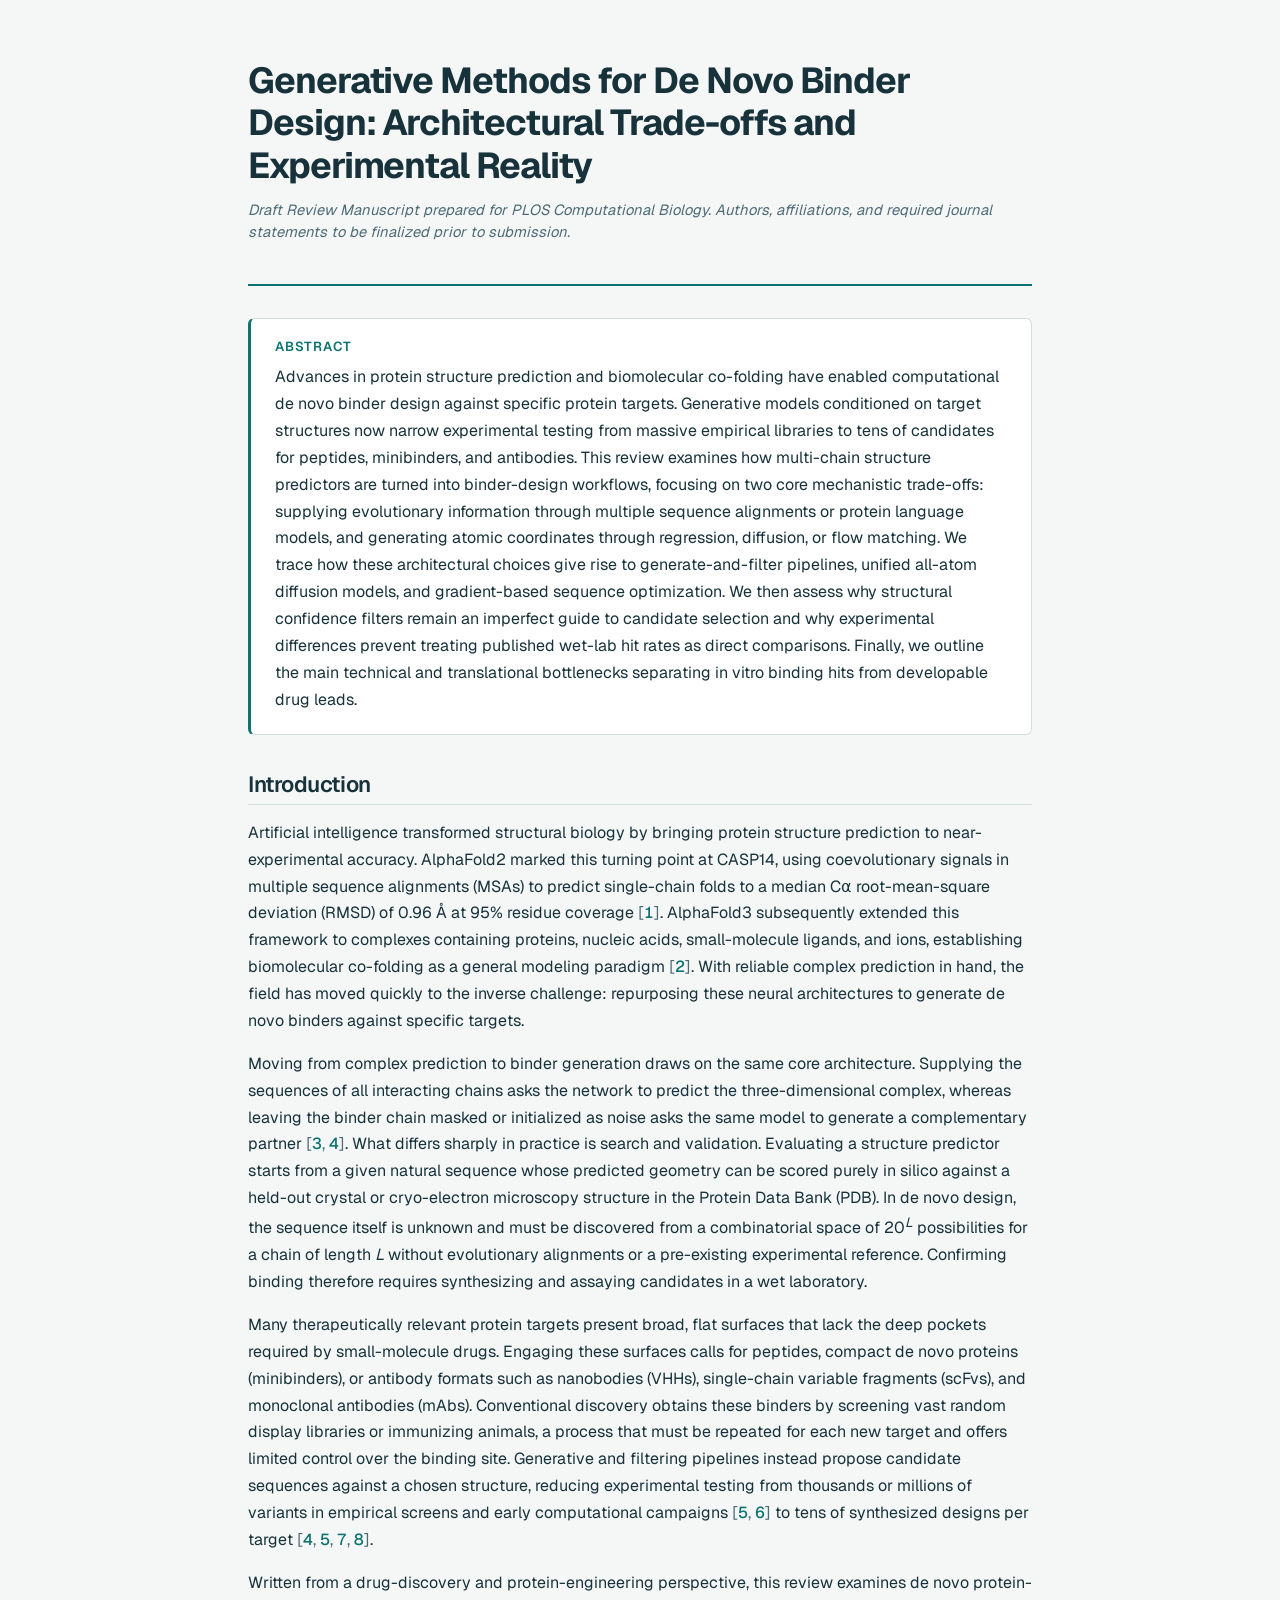
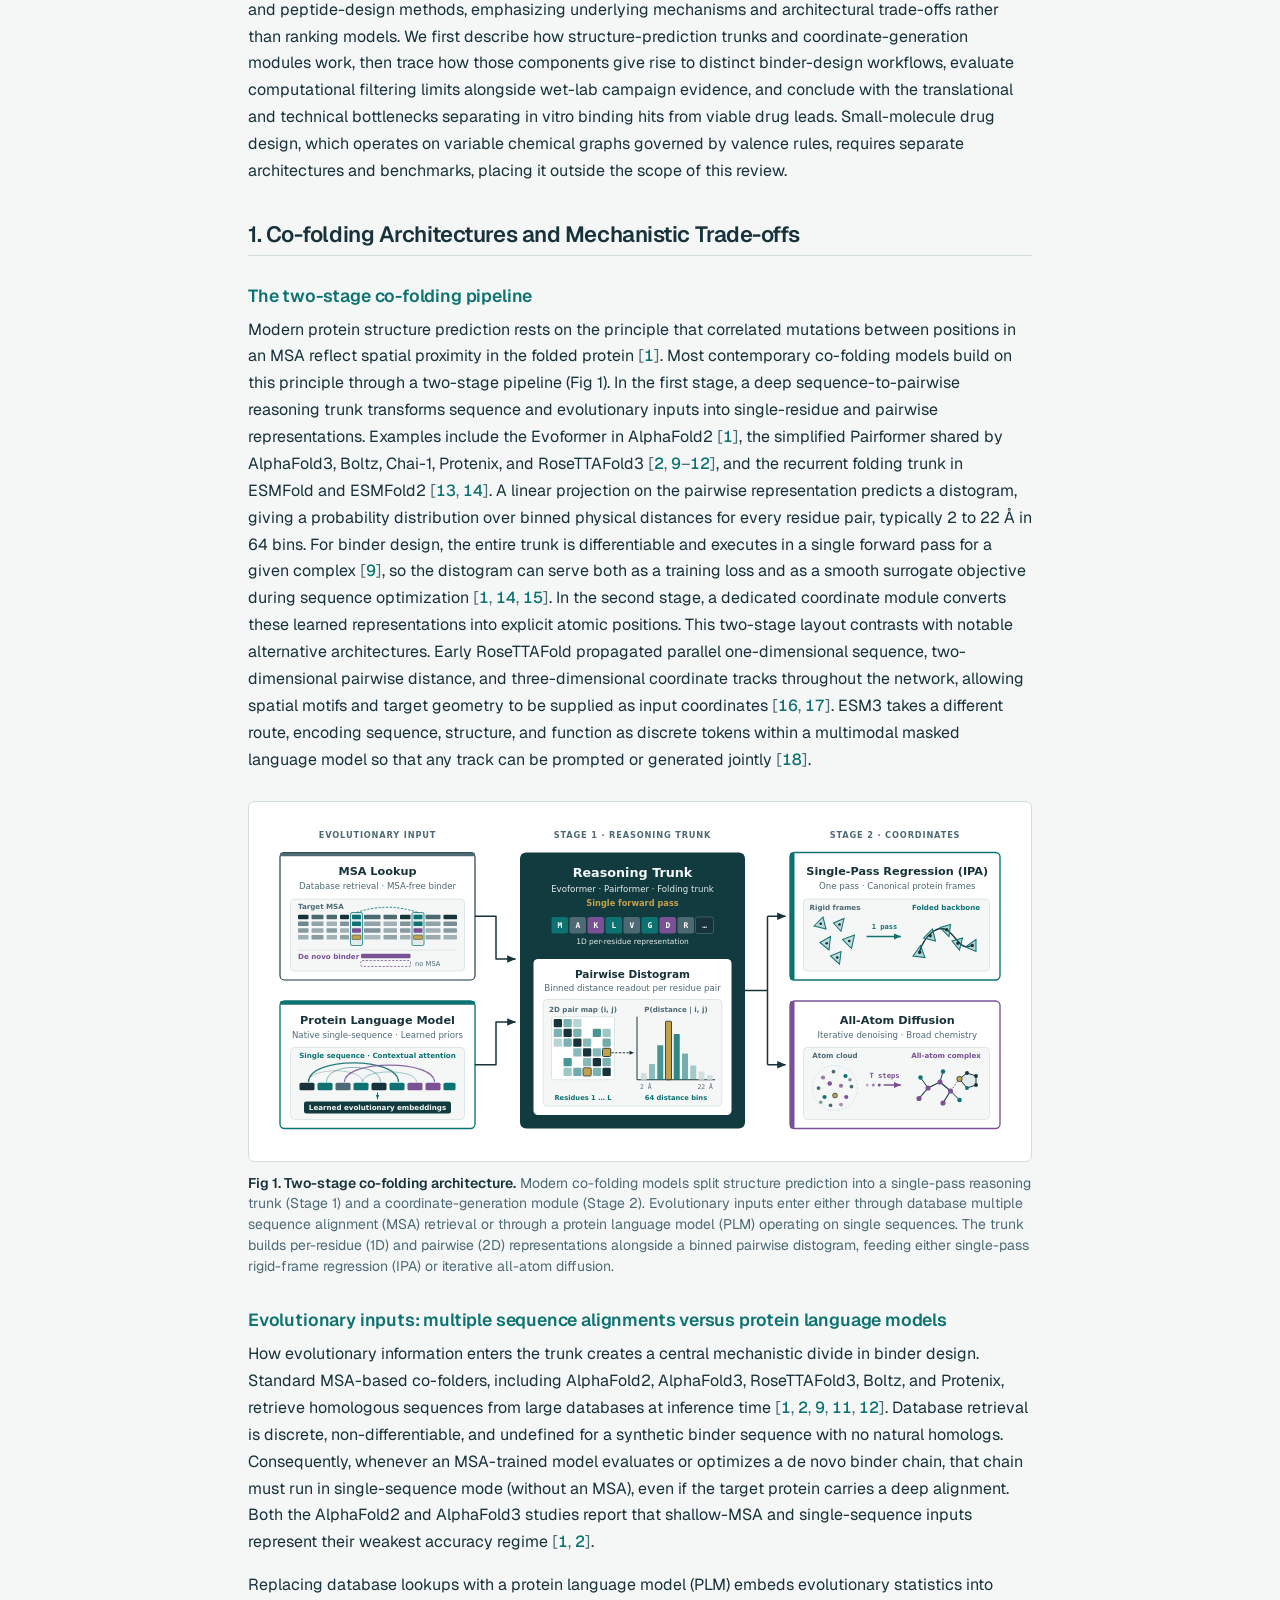
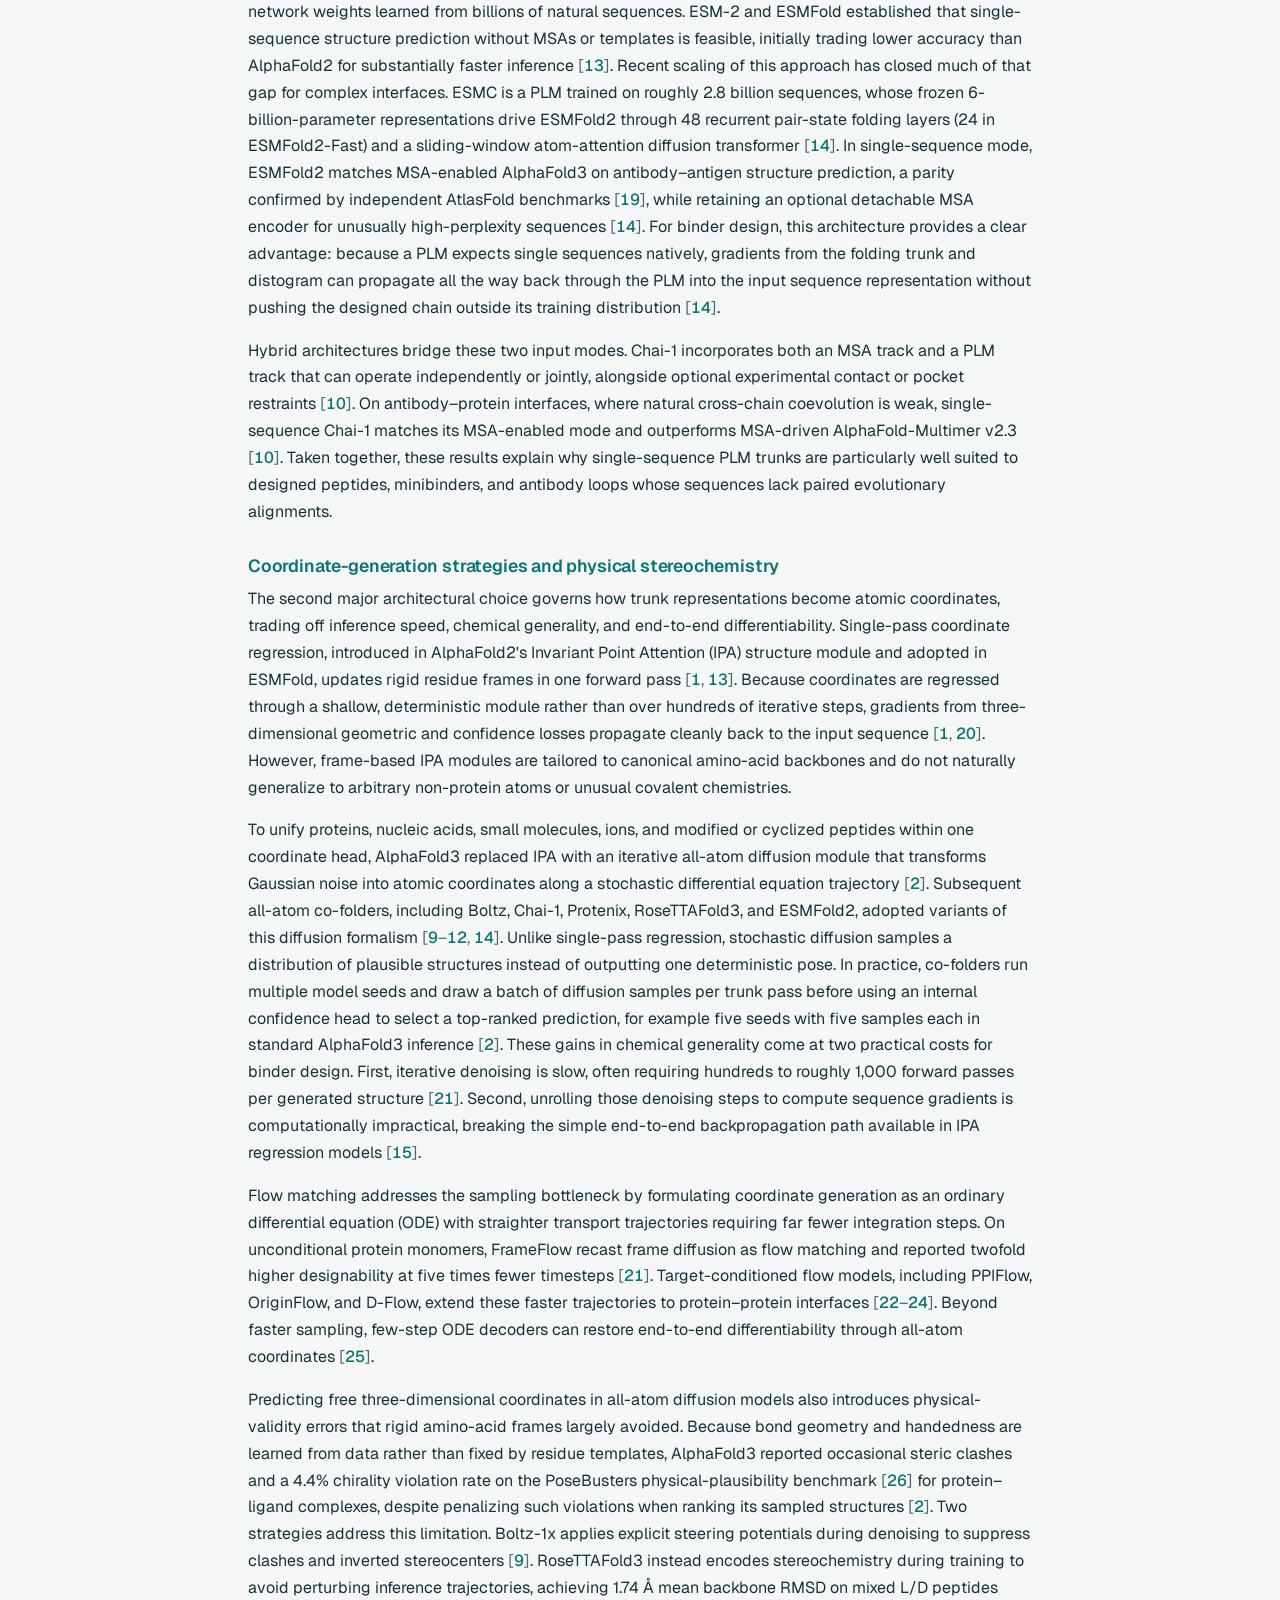
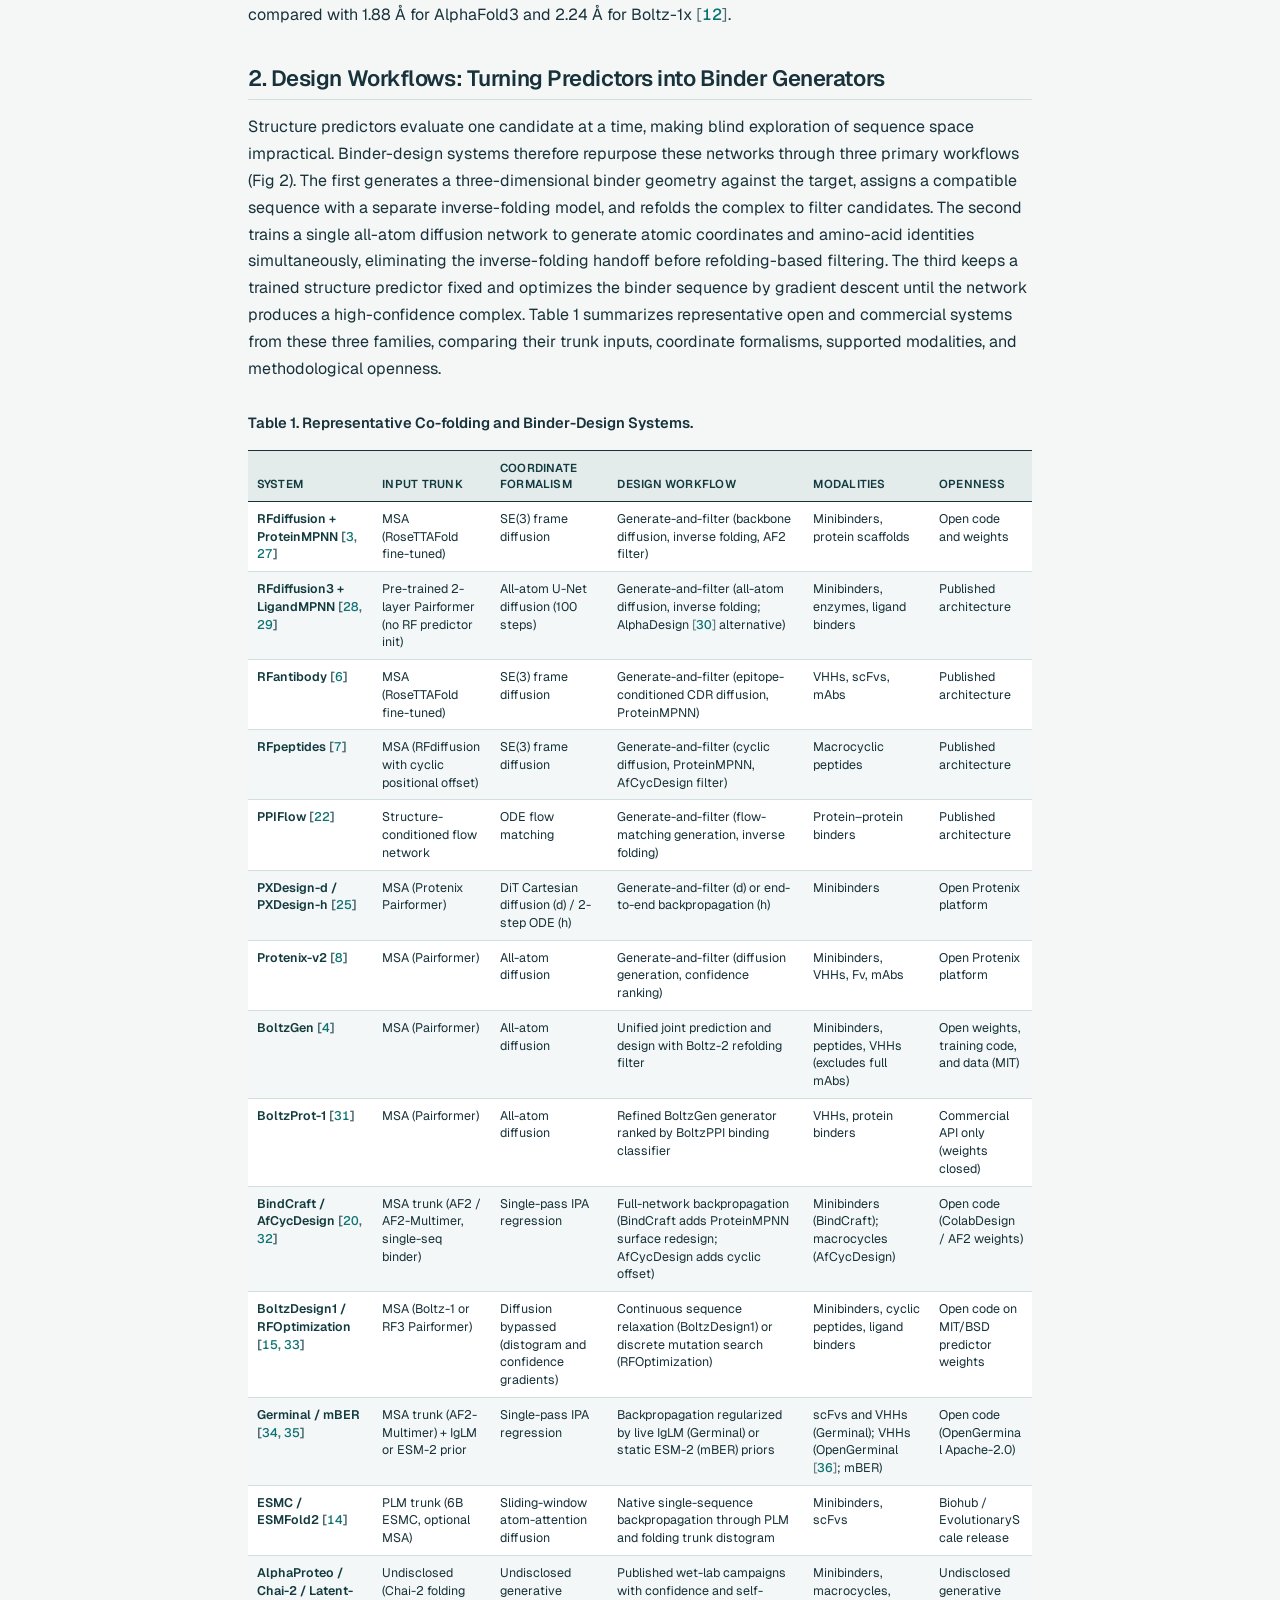
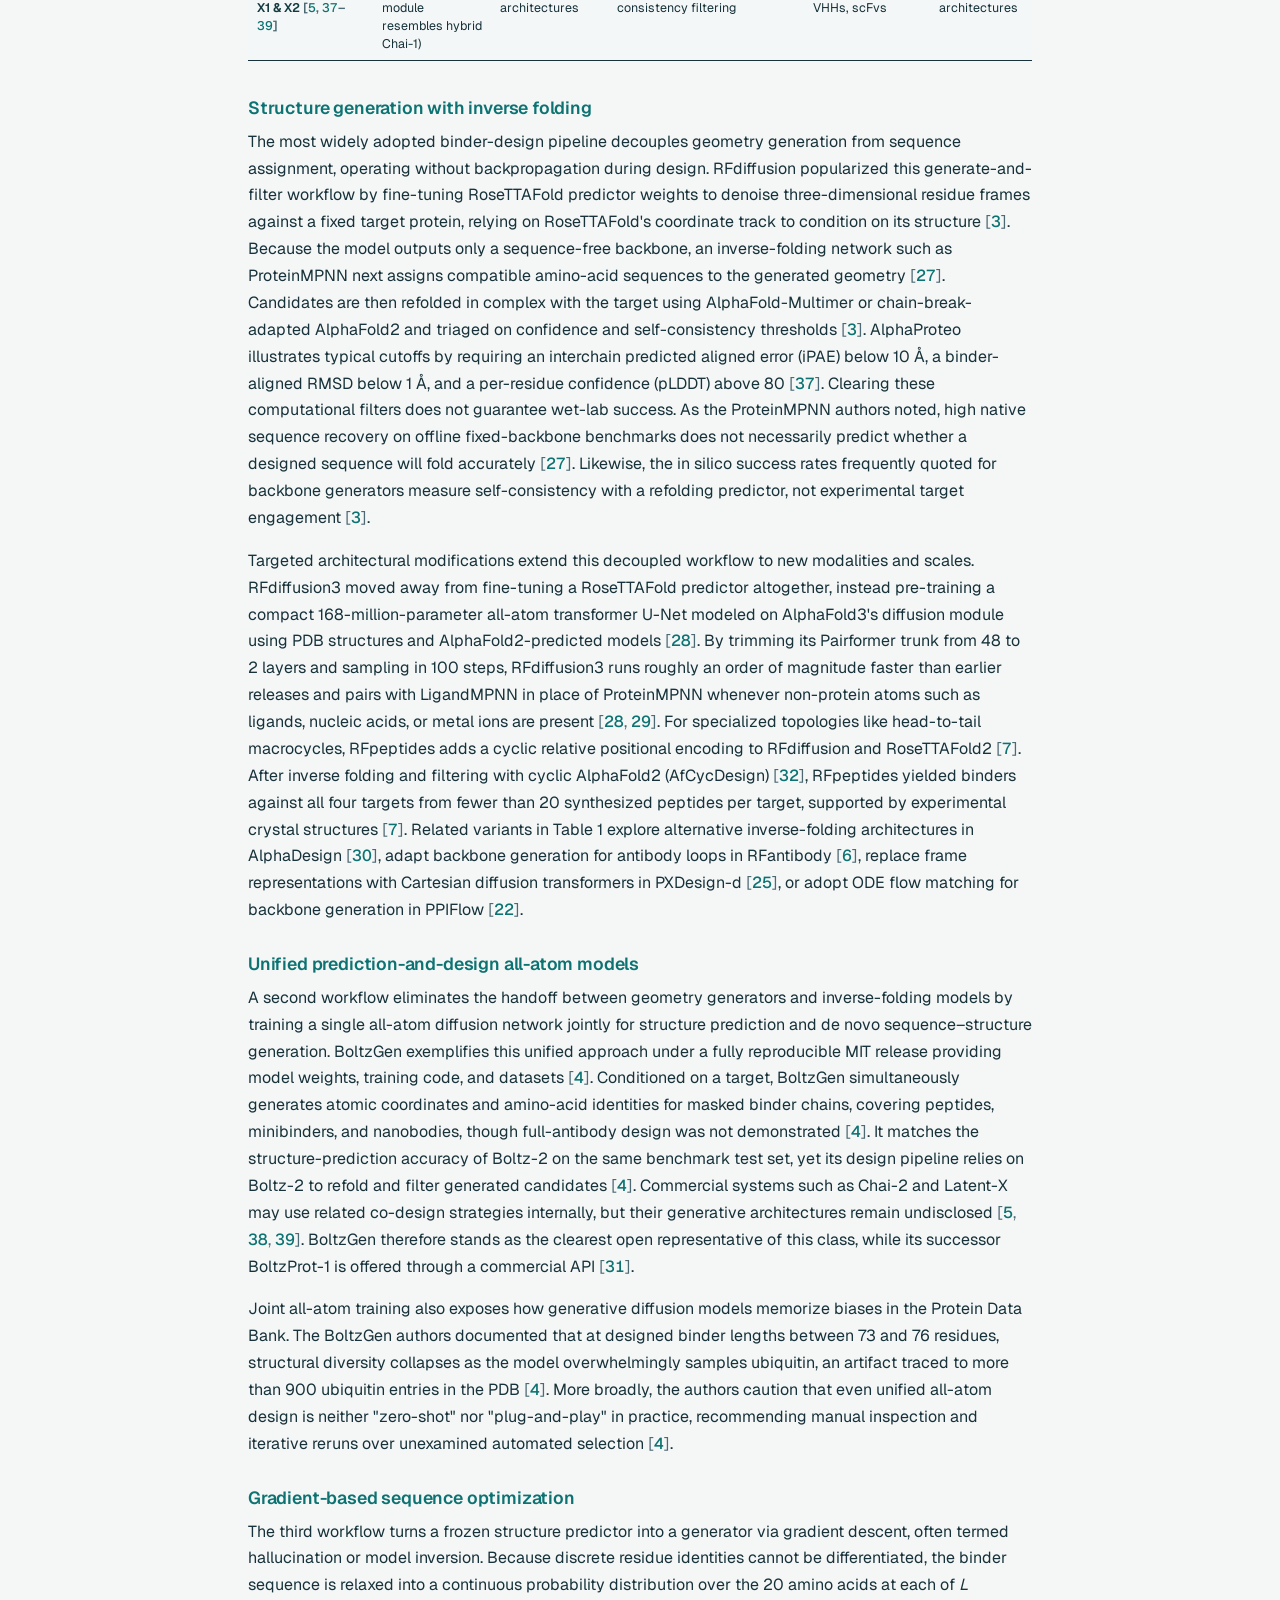
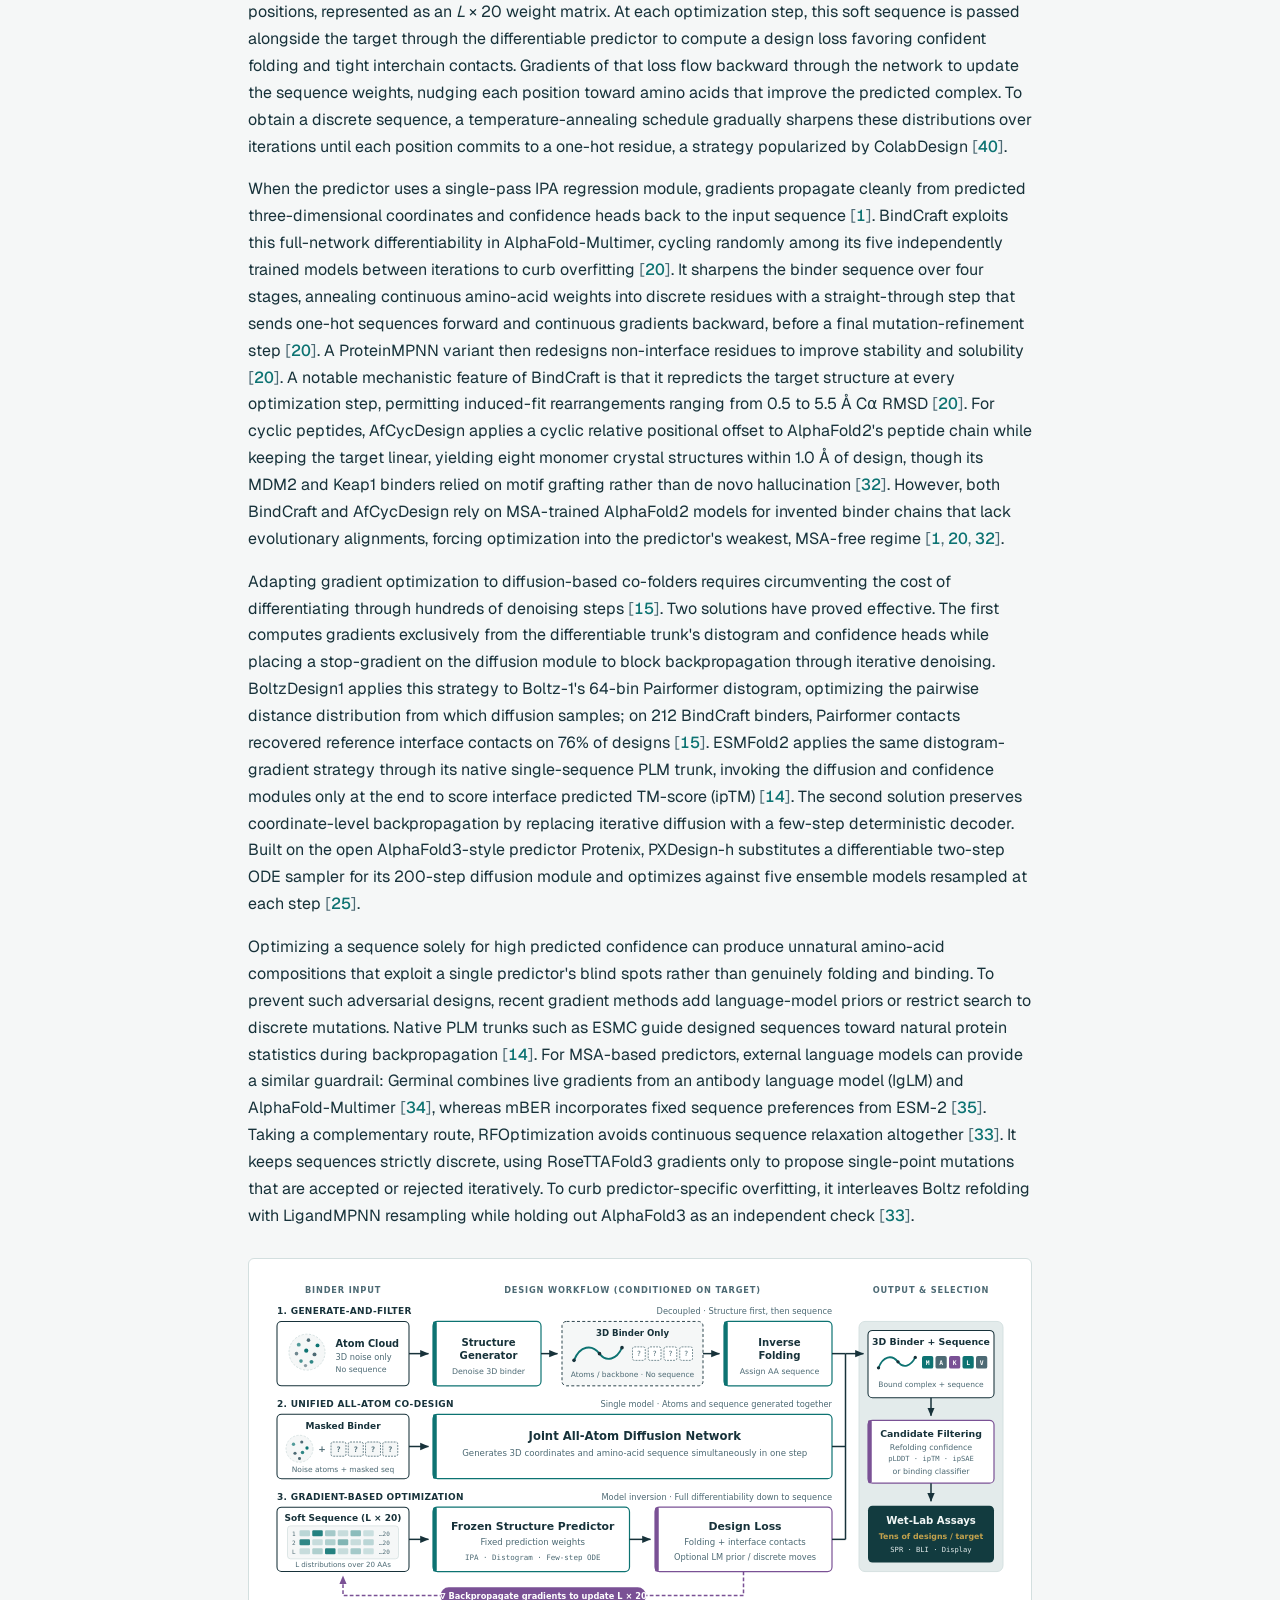
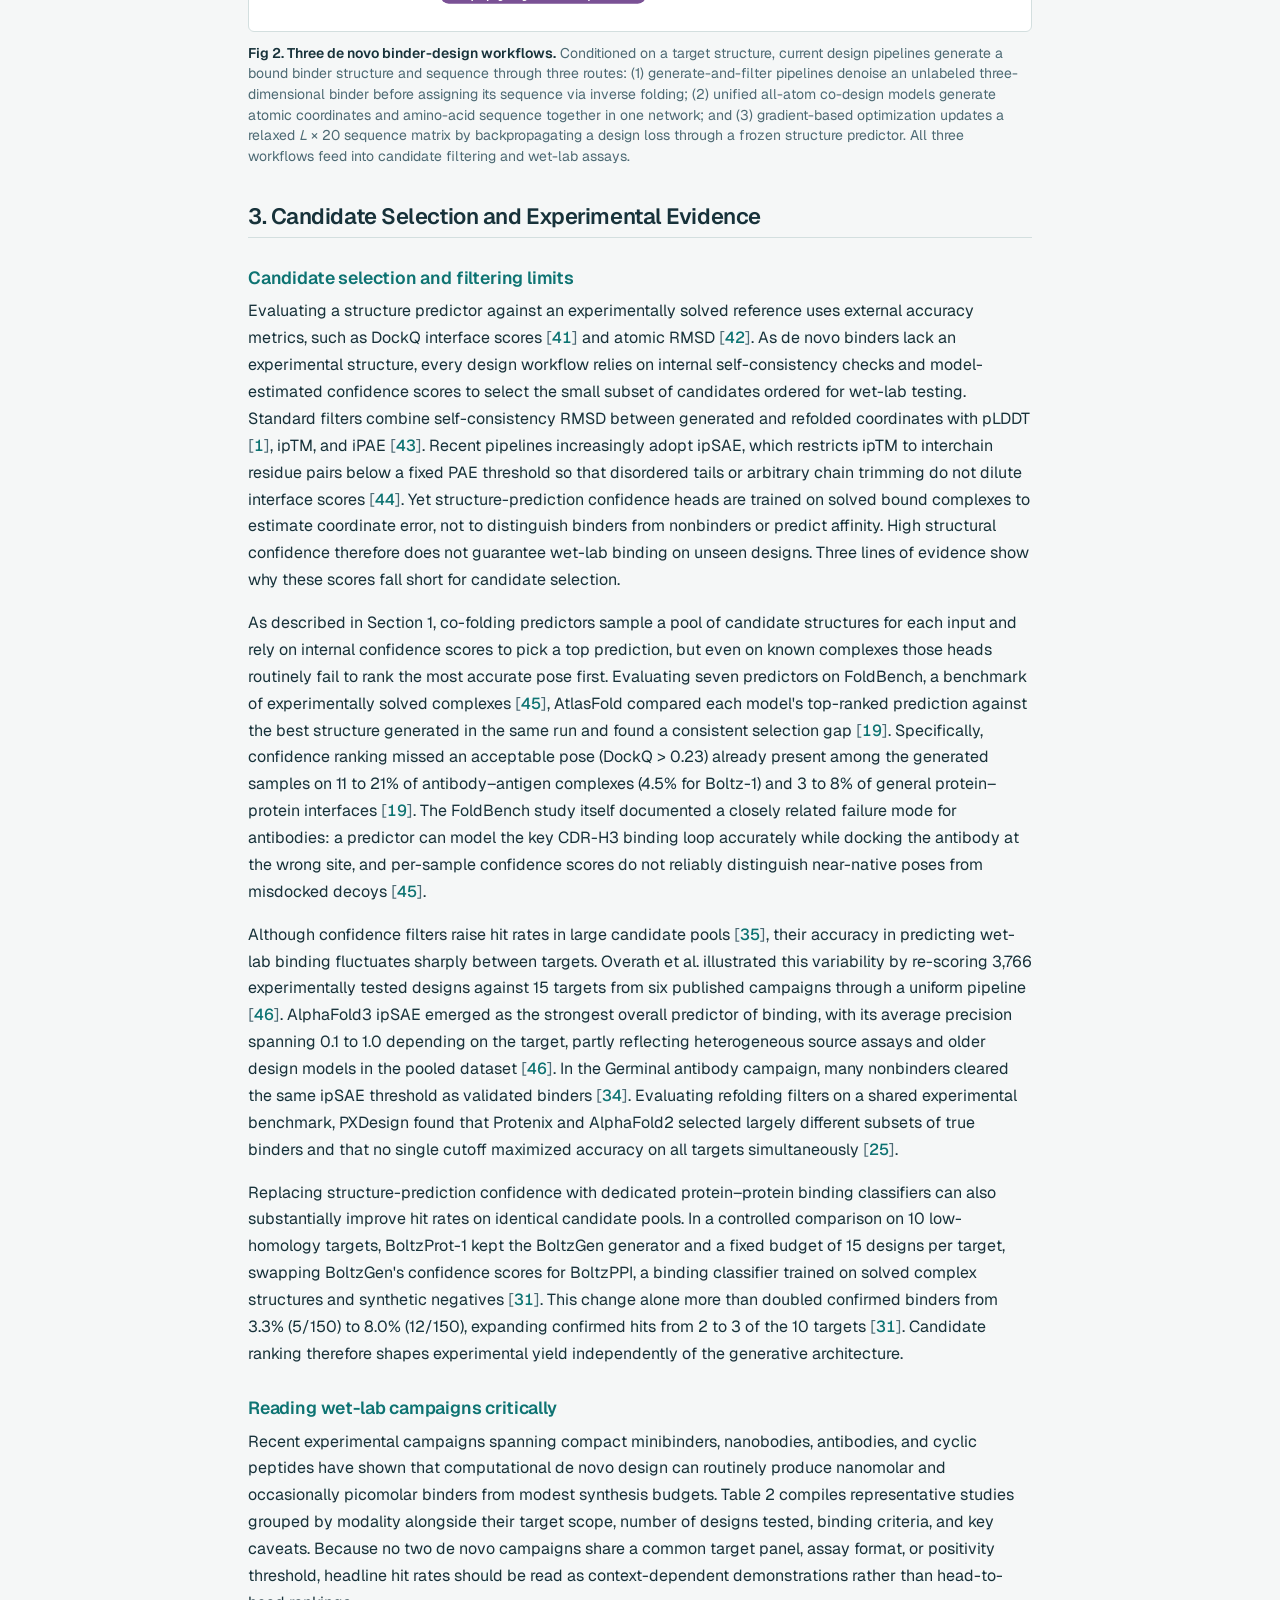
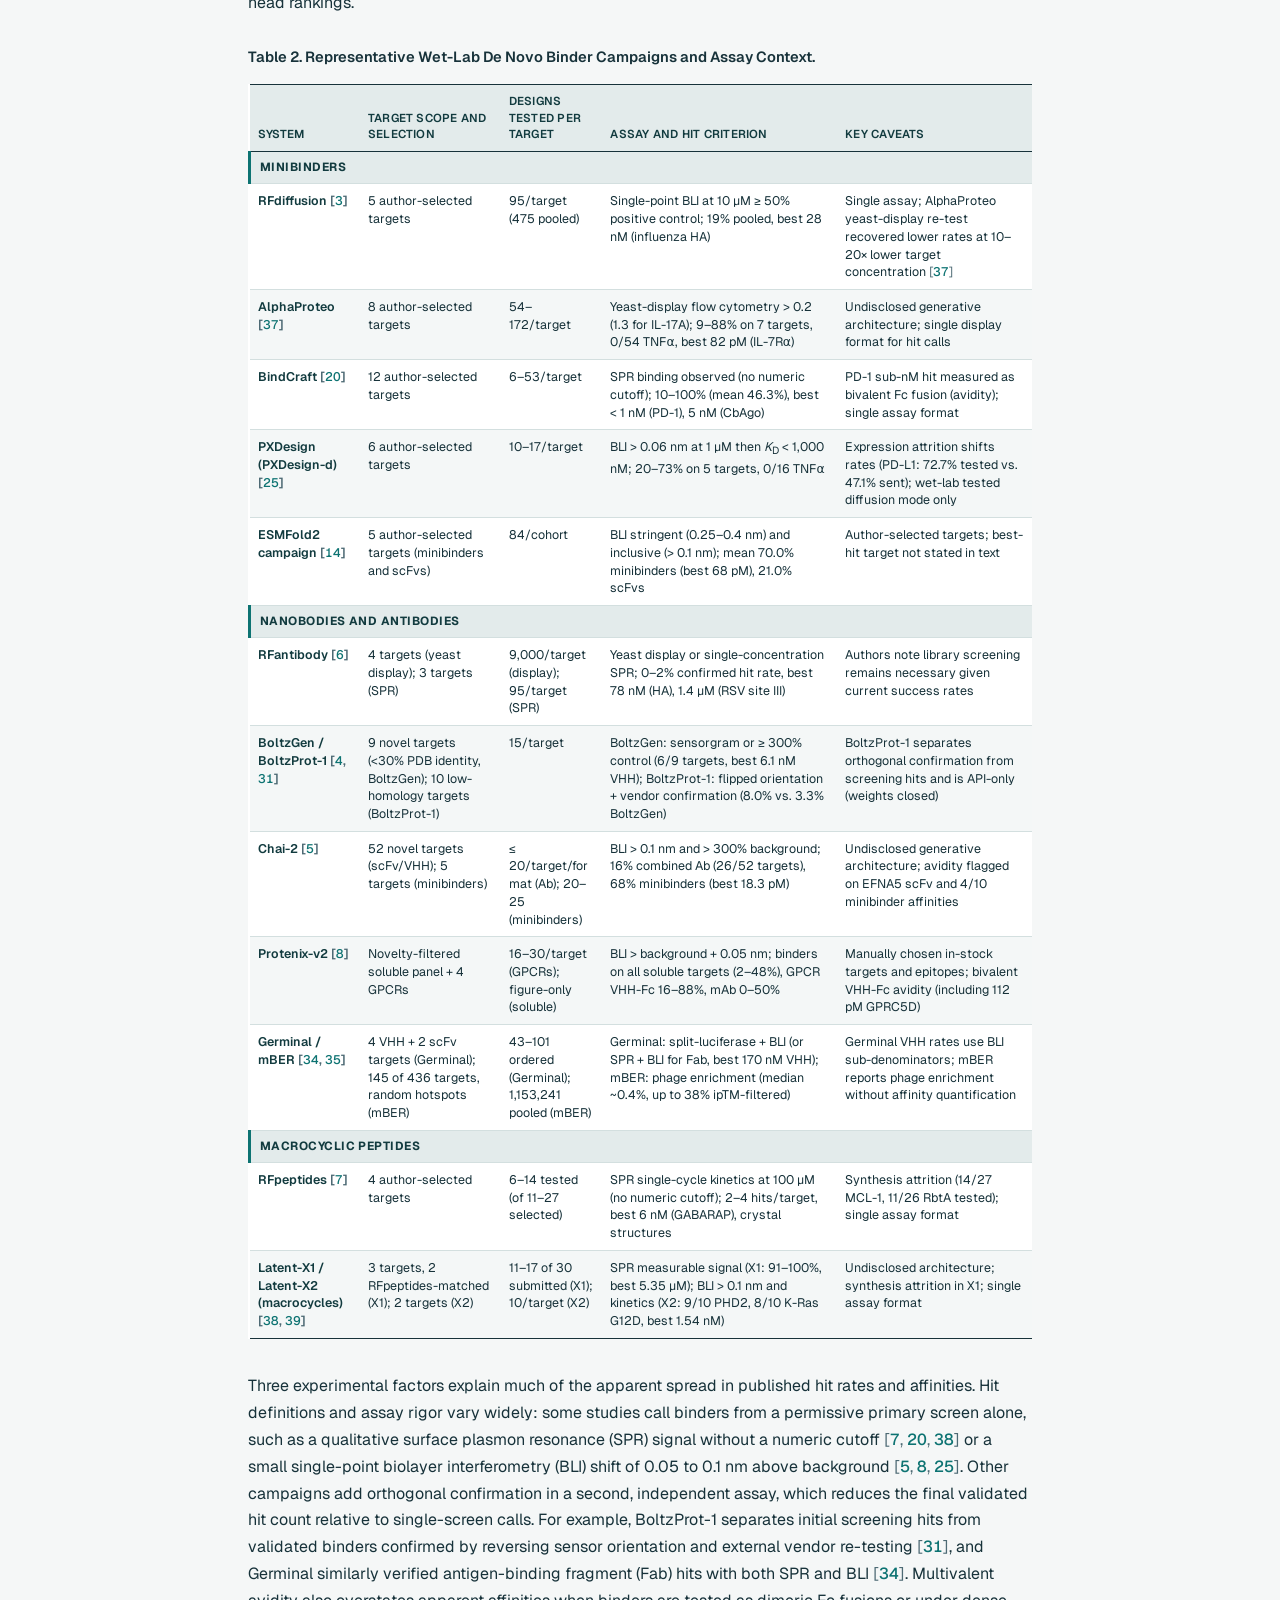
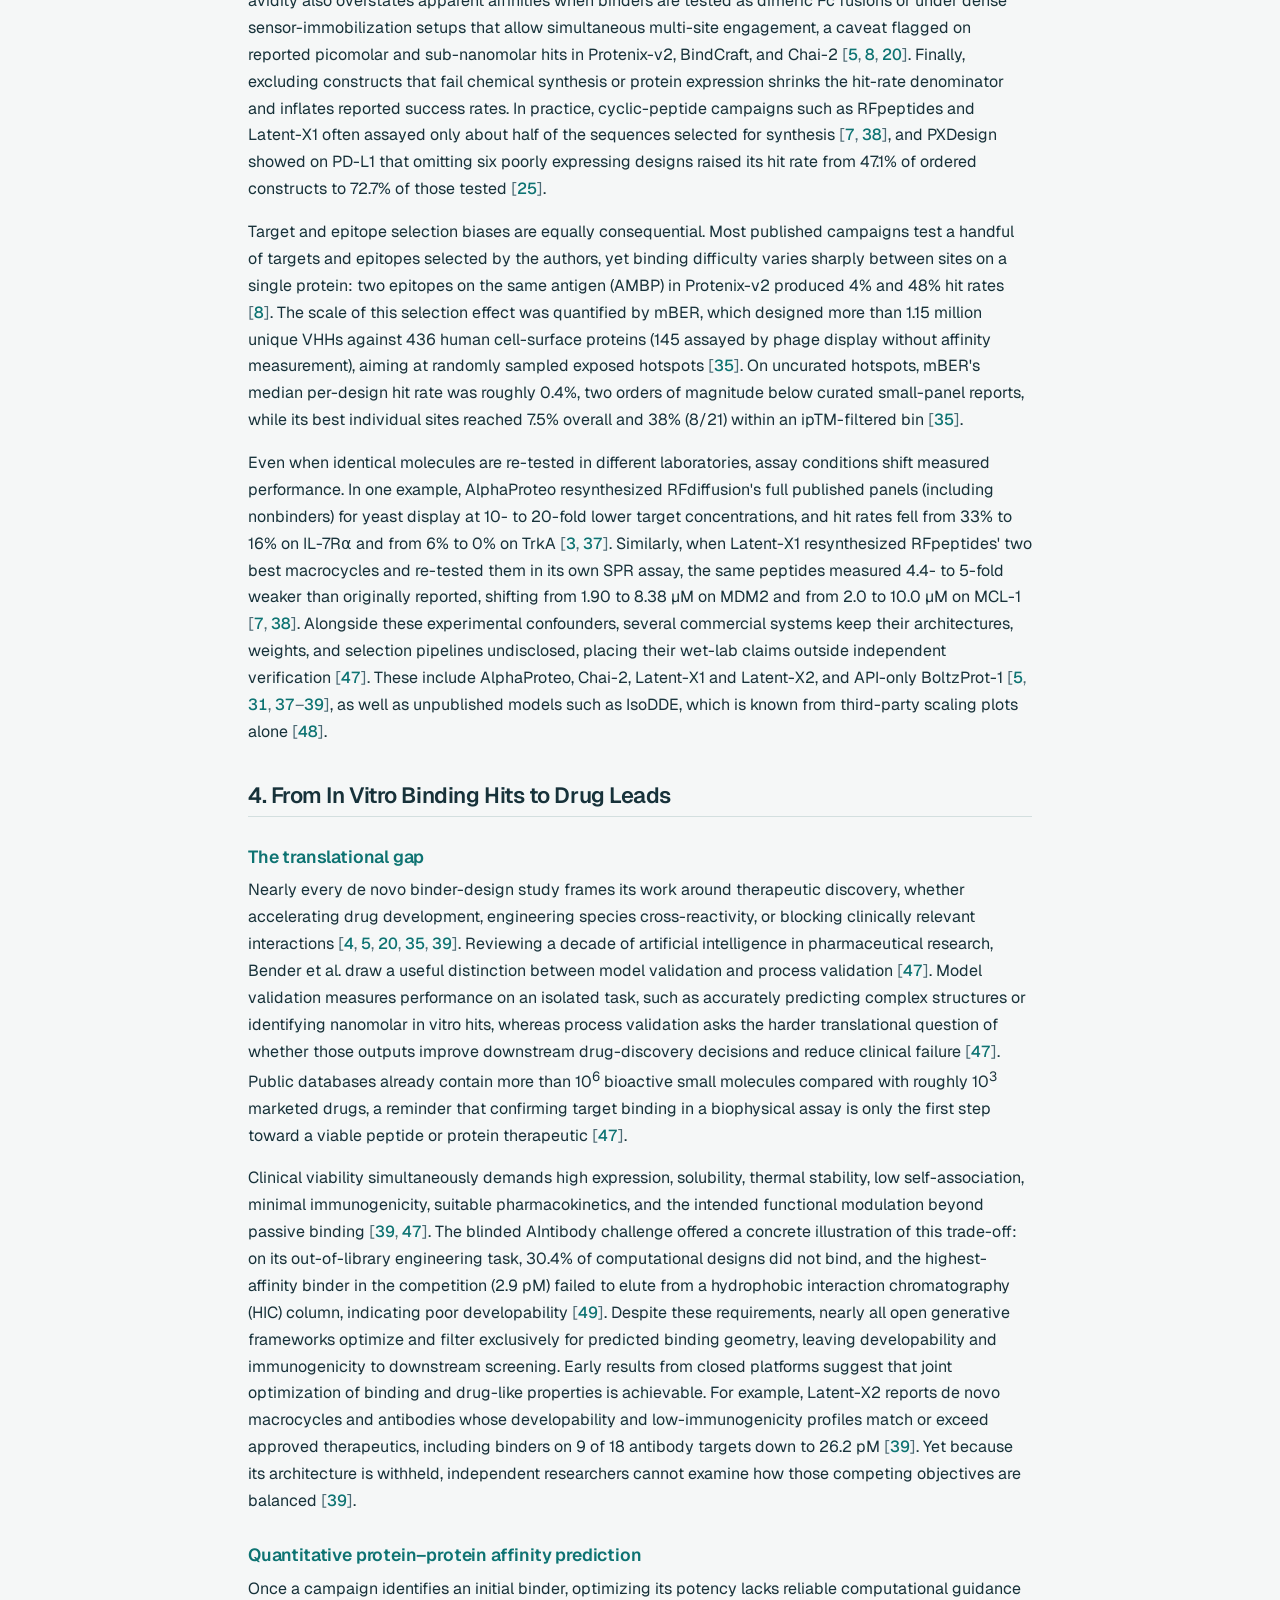
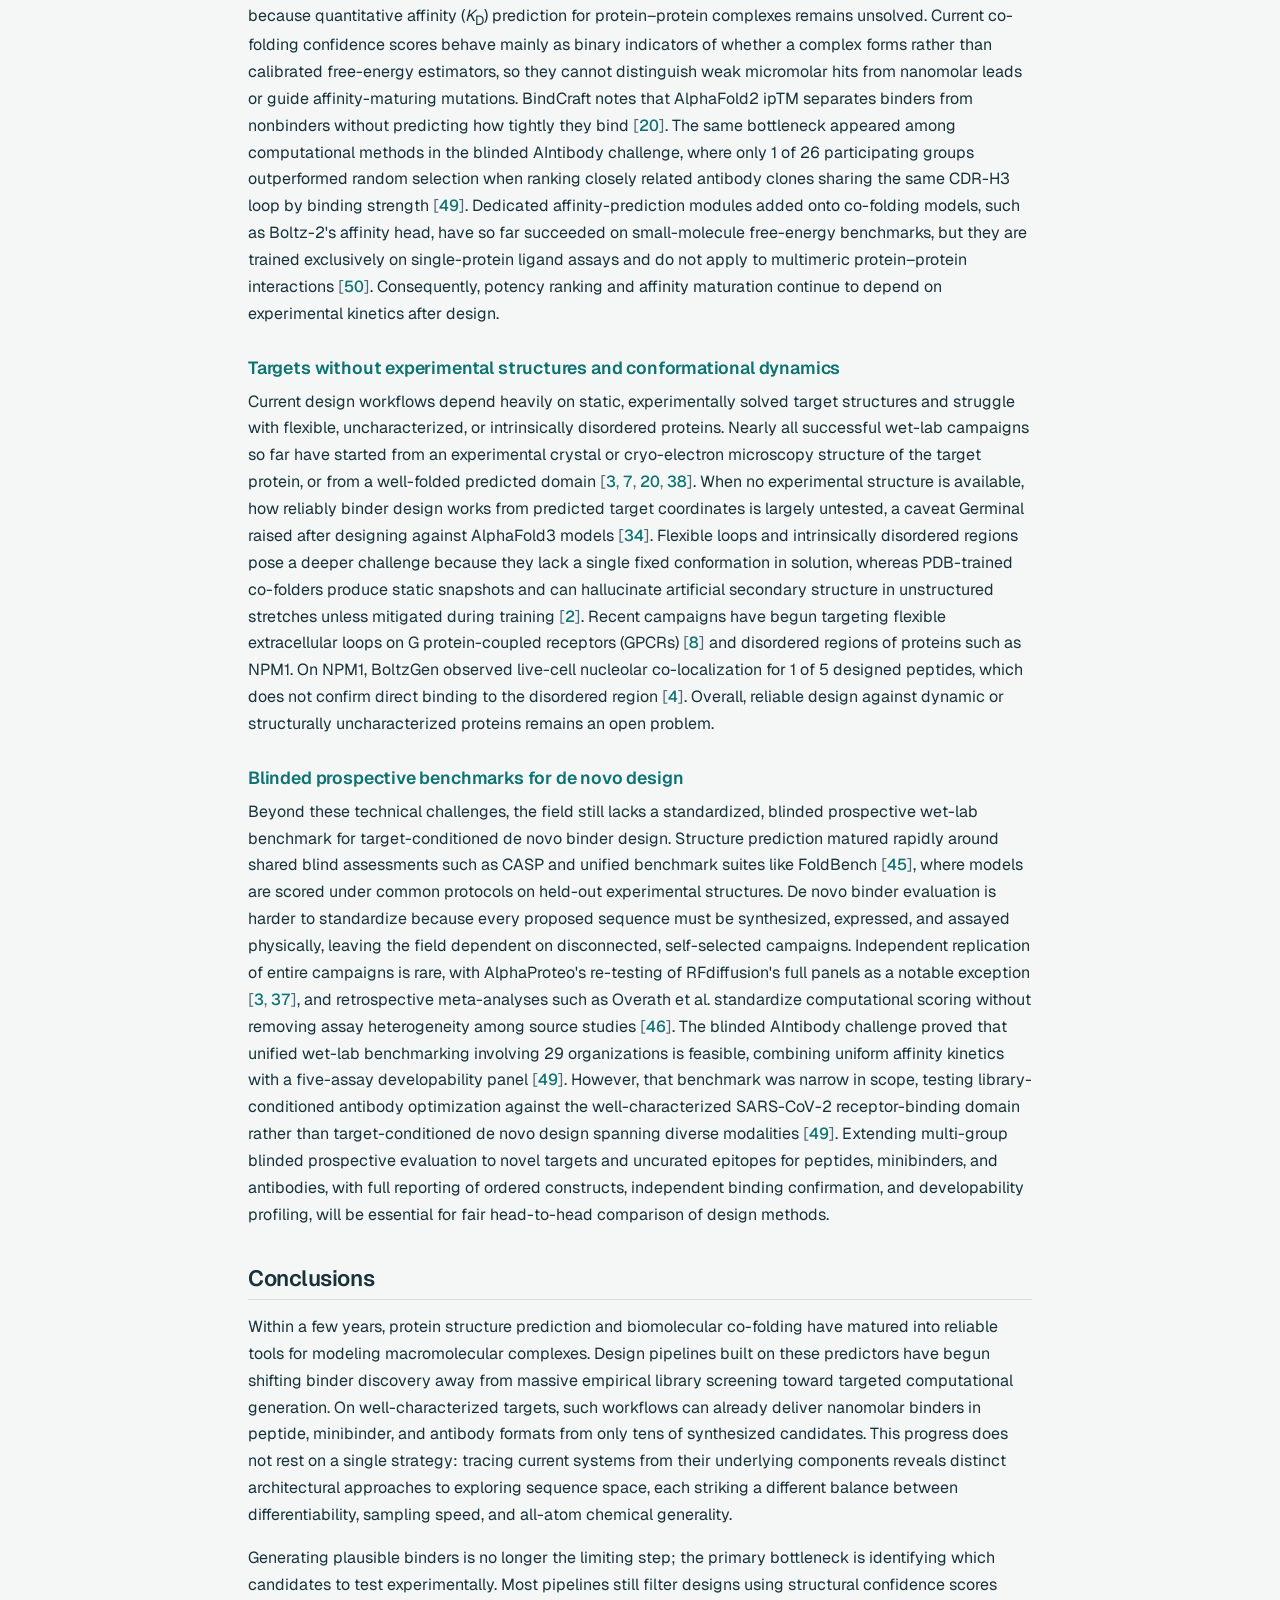
<file: site/index.html>
<!DOCTYPE html>
<html lang="en">
<head>
  <meta charset="utf-8">
  <meta name="viewport" content="width=device-width, initial-scale=1">
  <title>Generative Methods for De Novo Binder Design: Architectural Trade-offs and Experimental Reality</title>
  <link rel="stylesheet" href="wada-kujaku.css">
  <link rel="stylesheet" href="article.css">
</head>
<body>
  <article class="article">
    <header class="article-header">
      <h1>Generative Methods for De Novo Binder Design: Architectural Trade-offs and Experimental Reality</h1>
      <p class="article-subtitle"><em>Draft Review Manuscript prepared for PLOS Computational Biology. Authors, affiliations, and required journal statements to be finalized prior to submission.</em></p>
    </header>
    <section id="abstract" class="article-section abstract-section"><h2>Abstract</h2><p>Advances in protein structure prediction and biomolecular co-folding have enabled computational de novo binder design against specific protein targets. Generative models conditioned on target structures now narrow experimental testing from massive empirical libraries to tens of candidates for peptides, minibinders, and antibodies. This review examines how multi-chain structure predictors are turned into binder-design workflows, focusing on two core mechanistic trade-offs: supplying evolutionary information through multiple sequence alignments or protein language models, and generating atomic coordinates through regression, diffusion, or flow matching. We trace how these architectural choices give rise to generate-and-filter pipelines, unified all-atom diffusion models, and gradient-based sequence optimization. We then assess why structural confidence filters remain an imperfect guide to candidate selection and why experimental differences prevent treating published wet-lab hit rates as direct comparisons. Finally, we outline the main technical and translational bottlenecks separating in vitro binding hits from developable drug leads.</p></section><section id="introduction" class="article-section"><h2>Introduction</h2><p>Artificial intelligence transformed structural biology by bringing protein structure prediction to near-experimental accuracy. AlphaFold2 marked this turning point at CASP14, using coevolutionary signals in multiple sequence alignments (MSAs) to predict single-chain folds to a median Cα root-mean-square deviation (RMSD) of 0.96 Å at 95% residue coverage <span class="cite">[<a class="cite-link" href="#ref-1">1</a>]</span>. AlphaFold3 subsequently extended this framework to complexes containing proteins, nucleic acids, small-molecule ligands, and ions, establishing biomolecular co-folding as a general modeling paradigm <span class="cite">[<a class="cite-link" href="#ref-2">2</a>]</span>. With reliable complex prediction in hand, the field has moved quickly to the inverse challenge: repurposing these neural architectures to generate de novo binders against specific targets.</p><p>Moving from complex prediction to binder generation draws on the same core architecture. Supplying the sequences of all interacting chains asks the network to predict the three-dimensional complex, whereas leaving the binder chain masked or initialized as noise asks the same model to generate a complementary partner <span class="cite">[<a class="cite-link" href="#ref-3">3</a>, <a class="cite-link" href="#ref-4">4</a>]</span>. What differs sharply in practice is search and validation. Evaluating a structure predictor starts from a given natural sequence whose predicted geometry can be scored purely in silico against a held-out crystal or cryo-electron microscopy structure in the Protein Data Bank (PDB). In de novo design, the sequence itself is unknown and must be discovered from a combinatorial space of <span class="math">20<sup><em>L</em></sup></span> possibilities for a chain of length <em>L</em> without evolutionary alignments or a pre-existing experimental reference. Confirming binding therefore requires synthesizing and assaying candidates in a wet laboratory.</p><p>Many therapeutically relevant protein targets present broad, flat surfaces that lack the deep pockets required by small-molecule drugs. Engaging these surfaces calls for peptides, compact de novo proteins (minibinders), or antibody formats such as nanobodies (VHHs), single-chain variable fragments (scFvs), and monoclonal antibodies (mAbs). Conventional discovery obtains these binders by screening vast random display libraries or immunizing animals, a process that must be repeated for each new target and offers limited control over the binding site. Generative and filtering pipelines instead propose candidate sequences against a chosen structure, reducing experimental testing from thousands or millions of variants in empirical screens and early computational campaigns <span class="cite">[<a class="cite-link" href="#ref-5">5</a>, <a class="cite-link" href="#ref-6">6</a>]</span> to tens of synthesized designs per target <span class="cite">[<a class="cite-link" href="#ref-4">4</a>, <a class="cite-link" href="#ref-5">5</a>, <a class="cite-link" href="#ref-7">7</a>, <a class="cite-link" href="#ref-8">8</a>]</span>.</p><p>Written from a drug-discovery and protein-engineering perspective, this review examines de novo protein- and peptide-design methods, emphasizing underlying mechanisms and architectural trade-offs rather than ranking models. We first describe how structure-prediction trunks and coordinate-generation modules work, then trace how those components give rise to distinct binder-design workflows, evaluate computational filtering limits alongside wet-lab campaign evidence, and conclude with the translational and technical bottlenecks separating in vitro binding hits from viable drug leads. Small-molecule drug design, which operates on variable chemical graphs governed by valence rules, requires separate architectures and benchmarks, placing it outside the scope of this review.</p></section><section id="1-co-folding-architectures-and-mechanistic-trade-offs" class="article-section"><h2>1. Co-folding Architectures and Mechanistic Trade-offs</h2><h3 id="the-two-stage-co-folding-pipeline">The two-stage co-folding pipeline</h3><p>Modern protein structure prediction rests on the principle that correlated mutations between positions in an MSA reflect spatial proximity in the folded protein <span class="cite">[<a class="cite-link" href="#ref-1">1</a>]</span>. Most contemporary co-folding models build on this principle through a two-stage pipeline (Fig 1). In the first stage, a deep sequence-to-pairwise reasoning trunk transforms sequence and evolutionary inputs into single-residue and pairwise representations. Examples include the Evoformer in AlphaFold2 <span class="cite">[<a class="cite-link" href="#ref-1">1</a>]</span>, the simplified Pairformer shared by AlphaFold3, Boltz, Chai-1, Protenix, and RoseTTAFold3 <span class="cite">[<a class="cite-link" href="#ref-2">2</a>, <a class="cite-link" href="#ref-9">9</a>–<a class="cite-link" href="#ref-12">12</a>]</span>, and the recurrent folding trunk in ESMFold and ESMFold2 <span class="cite">[<a class="cite-link" href="#ref-13">13</a>, <a class="cite-link" href="#ref-14">14</a>]</span>. A linear projection on the pairwise representation predicts a distogram, giving a probability distribution over binned physical distances for every residue pair, typically 2 to 22 Å in 64 bins. For binder design, the entire trunk is differentiable and executes in a single forward pass for a given complex <span class="cite">[<a class="cite-link" href="#ref-9">9</a>]</span>, so the distogram can serve both as a training loss and as a smooth surrogate objective during sequence optimization <span class="cite">[<a class="cite-link" href="#ref-1">1</a>, <a class="cite-link" href="#ref-14">14</a>, <a class="cite-link" href="#ref-15">15</a>]</span>. In the second stage, a dedicated coordinate module converts these learned representations into explicit atomic positions. This two-stage layout contrasts with notable alternative architectures. Early RoseTTAFold propagated parallel one-dimensional sequence, two-dimensional pairwise distance, and three-dimensional coordinate tracks throughout the network, allowing spatial motifs and target geometry to be supplied as input coordinates <span class="cite">[<a class="cite-link" href="#ref-16">16</a>, <a class="cite-link" href="#ref-17">17</a>]</span>. ESM3 takes a different route, encoding sequence, structure, and function as discrete tokens within a multimodal masked language model so that any track can be prompted or generated jointly <span class="cite">[<a class="cite-link" href="#ref-18">18</a>]</span>.</p><figure id="fig-1" class="article-figure"><div class="figure-plate"><img src="fig1_cofolding_architecture.svg" alt="Fig 1. Two-stage co-folding architecture."></div><figcaption><strong>Fig 1. Two-stage co-folding architecture.</strong> Modern co-folding models split structure prediction into a single-pass reasoning trunk (Stage 1) and a coordinate-generation module (Stage 2). Evolutionary inputs enter either through database multiple sequence alignment (MSA) retrieval or through a protein language model (PLM) operating on single sequences. The trunk builds per-residue (1D) and pairwise (2D) representations alongside a binned pairwise distogram, feeding either single-pass rigid-frame regression (IPA) or iterative all-atom diffusion.</figcaption></figure><h3 id="evolutionary-inputs-multiple-sequence-alignments-versus-protein-language-models">Evolutionary inputs: multiple sequence alignments versus protein language models</h3><p>How evolutionary information enters the trunk creates a central mechanistic divide in binder design. Standard MSA-based co-folders, including AlphaFold2, AlphaFold3, RoseTTAFold3, Boltz, and Protenix, retrieve homologous sequences from large databases at inference time <span class="cite">[<a class="cite-link" href="#ref-1">1</a>, <a class="cite-link" href="#ref-2">2</a>, <a class="cite-link" href="#ref-9">9</a>, <a class="cite-link" href="#ref-11">11</a>, <a class="cite-link" href="#ref-12">12</a>]</span>. Database retrieval is discrete, non-differentiable, and undefined for a synthetic binder sequence with no natural homologs. Consequently, whenever an MSA-trained model evaluates or optimizes a de novo binder chain, that chain must run in single-sequence mode (without an MSA), even if the target protein carries a deep alignment. Both the AlphaFold2 and AlphaFold3 studies report that shallow-MSA and single-sequence inputs represent their weakest accuracy regime <span class="cite">[<a class="cite-link" href="#ref-1">1</a>, <a class="cite-link" href="#ref-2">2</a>]</span>.</p><p>Replacing database lookups with a protein language model (PLM) embeds evolutionary statistics into network weights learned from billions of natural sequences. ESM-2 and ESMFold established that single-sequence structure prediction without MSAs or templates is feasible, initially trading lower accuracy than AlphaFold2 for substantially faster inference <span class="cite">[<a class="cite-link" href="#ref-13">13</a>]</span>. Recent scaling of this approach has closed much of that gap for complex interfaces. ESMC is a PLM trained on roughly 2.8 billion sequences, whose frozen 6-billion-parameter representations drive ESMFold2 through 48 recurrent pair-state folding layers (24 in ESMFold2-Fast) and a sliding-window atom-attention diffusion transformer <span class="cite">[<a class="cite-link" href="#ref-14">14</a>]</span>. In single-sequence mode, ESMFold2 matches MSA-enabled AlphaFold3 on antibody–antigen structure prediction, a parity confirmed by independent AtlasFold benchmarks <span class="cite">[<a class="cite-link" href="#ref-19">19</a>]</span>, while retaining an optional detachable MSA encoder for unusually high-perplexity sequences <span class="cite">[<a class="cite-link" href="#ref-14">14</a>]</span>. For binder design, this architecture provides a clear advantage: because a PLM expects single sequences natively, gradients from the folding trunk and distogram can propagate all the way back through the PLM into the input sequence representation without pushing the designed chain outside its training distribution <span class="cite">[<a class="cite-link" href="#ref-14">14</a>]</span>.</p><p>Hybrid architectures bridge these two input modes. Chai-1 incorporates both an MSA track and a PLM track that can operate independently or jointly, alongside optional experimental contact or pocket restraints <span class="cite">[<a class="cite-link" href="#ref-10">10</a>]</span>. On antibody–protein interfaces, where natural cross-chain coevolution is weak, single-sequence Chai-1 matches its MSA-enabled mode and outperforms MSA-driven AlphaFold-Multimer v2.3 <span class="cite">[<a class="cite-link" href="#ref-10">10</a>]</span>. Taken together, these results explain why single-sequence PLM trunks are particularly well suited to designed peptides, minibinders, and antibody loops whose sequences lack paired evolutionary alignments.</p><h3 id="coordinate-generation-strategies-and-physical-stereochemistry">Coordinate-generation strategies and physical stereochemistry</h3><p>The second major architectural choice governs how trunk representations become atomic coordinates, trading off inference speed, chemical generality, and end-to-end differentiability. Single-pass coordinate regression, introduced in AlphaFold2&#x27;s Invariant Point Attention (IPA) structure module and adopted in ESMFold, updates rigid residue frames in one forward pass <span class="cite">[<a class="cite-link" href="#ref-1">1</a>, <a class="cite-link" href="#ref-13">13</a>]</span>. Because coordinates are regressed through a shallow, deterministic module rather than over hundreds of iterative steps, gradients from three-dimensional geometric and confidence losses propagate cleanly back to the input sequence <span class="cite">[<a class="cite-link" href="#ref-1">1</a>, <a class="cite-link" href="#ref-20">20</a>]</span>. However, frame-based IPA modules are tailored to canonical amino-acid backbones and do not naturally generalize to arbitrary non-protein atoms or unusual covalent chemistries.</p><p>To unify proteins, nucleic acids, small molecules, ions, and modified or cyclized peptides within one coordinate head, AlphaFold3 replaced IPA with an iterative all-atom diffusion module that transforms Gaussian noise into atomic coordinates along a stochastic differential equation trajectory <span class="cite">[<a class="cite-link" href="#ref-2">2</a>]</span>. Subsequent all-atom co-folders, including Boltz, Chai-1, Protenix, RoseTTAFold3, and ESMFold2, adopted variants of this diffusion formalism <span class="cite">[<a class="cite-link" href="#ref-9">9</a>–<a class="cite-link" href="#ref-12">12</a>, <a class="cite-link" href="#ref-14">14</a>]</span>. Unlike single-pass regression, stochastic diffusion samples a distribution of plausible structures instead of outputting one deterministic pose. In practice, co-folders run multiple model seeds and draw a batch of diffusion samples per trunk pass before using an internal confidence head to select a top-ranked prediction, for example five seeds with five samples each in standard AlphaFold3 inference <span class="cite">[<a class="cite-link" href="#ref-2">2</a>]</span>. These gains in chemical generality come at two practical costs for binder design. First, iterative denoising is slow, often requiring hundreds to roughly 1,000 forward passes per generated structure <span class="cite">[<a class="cite-link" href="#ref-21">21</a>]</span>. Second, unrolling those denoising steps to compute sequence gradients is computationally impractical, breaking the simple end-to-end backpropagation path available in IPA regression models <span class="cite">[<a class="cite-link" href="#ref-15">15</a>]</span>.</p><p>Flow matching addresses the sampling bottleneck by formulating coordinate generation as an ordinary differential equation (ODE) with straighter transport trajectories requiring far fewer integration steps. On unconditional protein monomers, FrameFlow recast frame diffusion as flow matching and reported twofold higher designability at five times fewer timesteps <span class="cite">[<a class="cite-link" href="#ref-21">21</a>]</span>. Target-conditioned flow models, including PPIFlow, OriginFlow, and D-Flow, extend these faster trajectories to protein–protein interfaces <span class="cite">[<a class="cite-link" href="#ref-22">22</a>–<a class="cite-link" href="#ref-24">24</a>]</span>. Beyond faster sampling, few-step ODE decoders can restore end-to-end differentiability through all-atom coordinates <span class="cite">[<a class="cite-link" href="#ref-25">25</a>]</span>.</p><p>Predicting free three-dimensional coordinates in all-atom diffusion models also introduces physical-validity errors that rigid amino-acid frames largely avoided. Because bond geometry and handedness are learned from data rather than fixed by residue templates, AlphaFold3 reported occasional steric clashes and a 4.4% chirality violation rate on the PoseBusters physical-plausibility benchmark <span class="cite">[<a class="cite-link" href="#ref-26">26</a>]</span> for protein–ligand complexes, despite penalizing such violations when ranking its sampled structures <span class="cite">[<a class="cite-link" href="#ref-2">2</a>]</span>. Two strategies address this limitation. Boltz-1x applies explicit steering potentials during denoising to suppress clashes and inverted stereocenters <span class="cite">[<a class="cite-link" href="#ref-9">9</a>]</span>. RoseTTAFold3 instead encodes stereochemistry during training to avoid perturbing inference trajectories, achieving 1.74 Å mean backbone RMSD on mixed L/D peptides compared with 1.88 Å for AlphaFold3 and 2.24 Å for Boltz-1x <span class="cite">[<a class="cite-link" href="#ref-12">12</a>]</span>.</p></section><section id="2-design-workflows-turning-predictors-into-binder-generators" class="article-section"><h2>2. Design Workflows: Turning Predictors into Binder Generators</h2><p>Structure predictors evaluate one candidate at a time, making blind exploration of sequence space impractical. Binder-design systems therefore repurpose these networks through three primary workflows (Fig 2). The first generates a three-dimensional binder geometry against the target, assigns a compatible sequence with a separate inverse-folding model, and refolds the complex to filter candidates. The second trains a single all-atom diffusion network to generate atomic coordinates and amino-acid identities simultaneously, eliminating the inverse-folding handoff before refolding-based filtering. The third keeps a trained structure predictor fixed and optimizes the binder sequence by gradient descent until the network produces a high-confidence complex. Table 1 summarizes representative open and commercial systems from these three families, comparing their trunk inputs, coordinate formalisms, supported modalities, and methodological openness.</p><div id="table-1" class="table-block"><p class="table-caption"><strong>Table 1. Representative Co-folding and Binder-Design Systems.</strong></p><table class="data-table"><colgroup><col style="width: 16%;"><col style="width: 15%;"><col style="width: 15%;"><col style="width: 25%;"><col style="width: 16%;"><col style="width: 13%;"></colgroup><thead><tr><th scope="col">System</th><th scope="col">Input trunk</th><th scope="col">Coordinate formalism</th><th scope="col">Design workflow</th><th scope="col">Modalities</th><th scope="col">Openness</th></tr></thead><tbody><tr class="data-row row-odd"><td class="col-system">RFdiffusion + ProteinMPNN <span class="cite">[<a class="cite-link" href="#ref-3">3</a>, <a class="cite-link" href="#ref-27">27</a>]</span></td><td>MSA (RoseTTAFold fine-tuned)</td><td>SE(3) frame diffusion</td><td>Generate-and-filter (backbone diffusion, inverse folding, AF2 filter)</td><td>Minibinders, protein scaffolds</td><td>Open code and weights</td></tr><tr class="data-row row-even"><td class="col-system">RFdiffusion3 + LigandMPNN <span class="cite">[<a class="cite-link" href="#ref-28">28</a>, <a class="cite-link" href="#ref-29">29</a>]</span></td><td>Pre-trained 2-layer Pairformer (no RF predictor init)</td><td>All-atom U-Net diffusion (100 steps)</td><td>Generate-and-filter (all-atom diffusion, inverse folding; AlphaDesign <span class="cite">[<a class="cite-link" href="#ref-30">30</a>]</span> alternative)</td><td>Minibinders, enzymes, ligand binders</td><td>Published architecture</td></tr><tr class="data-row row-odd"><td class="col-system">RFantibody <span class="cite">[<a class="cite-link" href="#ref-6">6</a>]</span></td><td>MSA (RoseTTAFold fine-tuned)</td><td>SE(3) frame diffusion</td><td>Generate-and-filter (epitope-conditioned CDR diffusion, ProteinMPNN)</td><td>VHHs, scFvs, mAbs</td><td>Published architecture</td></tr><tr class="data-row row-even"><td class="col-system">RFpeptides <span class="cite">[<a class="cite-link" href="#ref-7">7</a>]</span></td><td>MSA (RFdiffusion with cyclic positional offset)</td><td>SE(3) frame diffusion</td><td>Generate-and-filter (cyclic diffusion, ProteinMPNN, AfCycDesign filter)</td><td>Macrocyclic peptides</td><td>Published architecture</td></tr><tr class="data-row row-odd"><td class="col-system">PPIFlow <span class="cite">[<a class="cite-link" href="#ref-22">22</a>]</span></td><td>Structure-conditioned flow network</td><td>ODE flow matching</td><td>Generate-and-filter (flow-matching generation, inverse folding)</td><td>Protein–protein binders</td><td>Published architecture</td></tr><tr class="data-row row-even"><td class="col-system">PXDesign-d / PXDesign-h <span class="cite">[<a class="cite-link" href="#ref-25">25</a>]</span></td><td>MSA (Protenix Pairformer)</td><td>DiT Cartesian diffusion (d) / 2-step ODE (h)</td><td>Generate-and-filter (d) or end-to-end backpropagation (h)</td><td>Minibinders</td><td>Open Protenix platform</td></tr><tr class="data-row row-odd"><td class="col-system">Protenix-v2 <span class="cite">[<a class="cite-link" href="#ref-8">8</a>]</span></td><td>MSA (Pairformer)</td><td>All-atom diffusion</td><td>Generate-and-filter (diffusion generation, confidence ranking)</td><td>Minibinders, VHHs, Fv, mAbs</td><td>Open Protenix platform</td></tr><tr class="data-row row-even"><td class="col-system">BoltzGen <span class="cite">[<a class="cite-link" href="#ref-4">4</a>]</span></td><td>MSA (Pairformer)</td><td>All-atom diffusion</td><td>Unified joint prediction and design with Boltz-2 refolding filter</td><td>Minibinders, peptides, VHHs (excludes full mAbs)</td><td>Open weights, training code, and data (MIT)</td></tr><tr class="data-row row-odd"><td class="col-system">BoltzProt-1 <span class="cite">[<a class="cite-link" href="#ref-31">31</a>]</span></td><td>MSA (Pairformer)</td><td>All-atom diffusion</td><td>Refined BoltzGen generator ranked by BoltzPPI binding classifier</td><td>VHHs, protein binders</td><td>Commercial API only (weights closed)</td></tr><tr class="data-row row-even"><td class="col-system">BindCraft / AfCycDesign <span class="cite">[<a class="cite-link" href="#ref-20">20</a>, <a class="cite-link" href="#ref-32">32</a>]</span></td><td>MSA trunk (AF2 / AF2-Multimer, single-seq binder)</td><td>Single-pass IPA regression</td><td>Full-network backpropagation (BindCraft adds ProteinMPNN surface redesign; AfCycDesign adds cyclic offset)</td><td>Minibinders (BindCraft); macrocycles (AfCycDesign)</td><td>Open code (ColabDesign / AF2 weights)</td></tr><tr class="data-row row-odd"><td class="col-system">BoltzDesign1 / RFOptimization <span class="cite">[<a class="cite-link" href="#ref-15">15</a>, <a class="cite-link" href="#ref-33">33</a>]</span></td><td>MSA (Boltz-1 or RF3 Pairformer)</td><td>Diffusion bypassed (distogram and confidence gradients)</td><td>Continuous sequence relaxation (BoltzDesign1) or discrete mutation search (RFOptimization)</td><td>Minibinders, cyclic peptides, ligand binders</td><td>Open code on MIT/BSD predictor weights</td></tr><tr class="data-row row-even"><td class="col-system">Germinal / mBER <span class="cite">[<a class="cite-link" href="#ref-34">34</a>, <a class="cite-link" href="#ref-35">35</a>]</span></td><td>MSA trunk (AF2-Multimer) + IgLM or ESM-2 prior</td><td>Single-pass IPA regression</td><td>Backpropagation regularized by live IgLM (Germinal) or static ESM-2 (mBER) priors</td><td>scFvs and VHHs (Germinal); VHHs (OpenGerminal <span class="cite">[<a class="cite-link" href="#ref-36">36</a>]</span>; mBER)</td><td>Open code (OpenGerminal Apache-2.0)</td></tr><tr class="data-row row-odd"><td class="col-system">ESMC / ESMFold2 <span class="cite">[<a class="cite-link" href="#ref-14">14</a>]</span></td><td>PLM trunk (6B ESMC, optional MSA)</td><td>Sliding-window atom-attention diffusion</td><td>Native single-sequence backpropagation through PLM and folding trunk distogram</td><td>Minibinders, scFvs</td><td>Biohub / EvolutionaryScale release</td></tr><tr class="data-row row-even"><td class="col-system">AlphaProteo / Chai-2 / Latent-X1 &amp; X2 <span class="cite">[<a class="cite-link" href="#ref-5">5</a>, <a class="cite-link" href="#ref-37">37</a>–<a class="cite-link" href="#ref-39">39</a>]</span></td><td>Undisclosed (Chai-2 folding module resembles hybrid Chai-1)</td><td>Undisclosed generative architectures</td><td>Published wet-lab campaigns with confidence and self-consistency filtering</td><td>Minibinders, macrocycles, VHHs, scFvs</td><td>Undisclosed generative architectures</td></tr></tbody></table></div><h3 id="structure-generation-with-inverse-folding">Structure generation with inverse folding</h3><p>The most widely adopted binder-design pipeline decouples geometry generation from sequence assignment, operating without backpropagation during design. RFdiffusion popularized this generate-and-filter workflow by fine-tuning RoseTTAFold predictor weights to denoise three-dimensional residue frames against a fixed target protein, relying on RoseTTAFold&#x27;s coordinate track to condition on its structure <span class="cite">[<a class="cite-link" href="#ref-3">3</a>]</span>. Because the model outputs only a sequence-free backbone, an inverse-folding network such as ProteinMPNN next assigns compatible amino-acid sequences to the generated geometry <span class="cite">[<a class="cite-link" href="#ref-27">27</a>]</span>. Candidates are then refolded in complex with the target using AlphaFold-Multimer or chain-break-adapted AlphaFold2 and triaged on confidence and self-consistency thresholds <span class="cite">[<a class="cite-link" href="#ref-3">3</a>]</span>. AlphaProteo illustrates typical cutoffs by requiring an interchain predicted aligned error (iPAE) below 10 Å, a binder-aligned RMSD below 1 Å, and a per-residue confidence (pLDDT) above 80 <span class="cite">[<a class="cite-link" href="#ref-37">37</a>]</span>. Clearing these computational filters does not guarantee wet-lab success. As the ProteinMPNN authors noted, high native sequence recovery on offline fixed-backbone benchmarks does not necessarily predict whether a designed sequence will fold accurately <span class="cite">[<a class="cite-link" href="#ref-27">27</a>]</span>. Likewise, the in silico success rates frequently quoted for backbone generators measure self-consistency with a refolding predictor, not experimental target engagement <span class="cite">[<a class="cite-link" href="#ref-3">3</a>]</span>.</p><p>Targeted architectural modifications extend this decoupled workflow to new modalities and scales. RFdiffusion3 moved away from fine-tuning a RoseTTAFold predictor altogether, instead pre-training a compact 168-million-parameter all-atom transformer U-Net modeled on AlphaFold3&#x27;s diffusion module using PDB structures and AlphaFold2-predicted models <span class="cite">[<a class="cite-link" href="#ref-28">28</a>]</span>. By trimming its Pairformer trunk from 48 to 2 layers and sampling in 100 steps, RFdiffusion3 runs roughly an order of magnitude faster than earlier releases and pairs with LigandMPNN in place of ProteinMPNN whenever non-protein atoms such as ligands, nucleic acids, or metal ions are present <span class="cite">[<a class="cite-link" href="#ref-28">28</a>, <a class="cite-link" href="#ref-29">29</a>]</span>. For specialized topologies like head-to-tail macrocycles, RFpeptides adds a cyclic relative positional encoding to RFdiffusion and RoseTTAFold2 <span class="cite">[<a class="cite-link" href="#ref-7">7</a>]</span>. After inverse folding and filtering with cyclic AlphaFold2 (AfCycDesign) <span class="cite">[<a class="cite-link" href="#ref-32">32</a>]</span>, RFpeptides yielded binders against all four targets from fewer than 20 synthesized peptides per target, supported by experimental crystal structures <span class="cite">[<a class="cite-link" href="#ref-7">7</a>]</span>. Related variants in Table 1 explore alternative inverse-folding architectures in AlphaDesign <span class="cite">[<a class="cite-link" href="#ref-30">30</a>]</span>, adapt backbone generation for antibody loops in RFantibody <span class="cite">[<a class="cite-link" href="#ref-6">6</a>]</span>, replace frame representations with Cartesian diffusion transformers in PXDesign-d <span class="cite">[<a class="cite-link" href="#ref-25">25</a>]</span>, or adopt ODE flow matching for backbone generation in PPIFlow <span class="cite">[<a class="cite-link" href="#ref-22">22</a>]</span>.</p><h3 id="unified-prediction-and-design-all-atom-models">Unified prediction-and-design all-atom models</h3><p>A second workflow eliminates the handoff between geometry generators and inverse-folding models by training a single all-atom diffusion network jointly for structure prediction and de novo sequence–structure generation. BoltzGen exemplifies this unified approach under a fully reproducible MIT release providing model weights, training code, and datasets <span class="cite">[<a class="cite-link" href="#ref-4">4</a>]</span>. Conditioned on a target, BoltzGen simultaneously generates atomic coordinates and amino-acid identities for masked binder chains, covering peptides, minibinders, and nanobodies, though full-antibody design was not demonstrated <span class="cite">[<a class="cite-link" href="#ref-4">4</a>]</span>. It matches the structure-prediction accuracy of Boltz-2 on the same benchmark test set, yet its design pipeline relies on Boltz-2 to refold and filter generated candidates <span class="cite">[<a class="cite-link" href="#ref-4">4</a>]</span>. Commercial systems such as Chai-2 and Latent-X may use related co-design strategies internally, but their generative architectures remain undisclosed <span class="cite">[<a class="cite-link" href="#ref-5">5</a>, <a class="cite-link" href="#ref-38">38</a>, <a class="cite-link" href="#ref-39">39</a>]</span>. BoltzGen therefore stands as the clearest open representative of this class, while its successor BoltzProt-1 is offered through a commercial API <span class="cite">[<a class="cite-link" href="#ref-31">31</a>]</span>.</p><p>Joint all-atom training also exposes how generative diffusion models memorize biases in the Protein Data Bank. The BoltzGen authors documented that at designed binder lengths between 73 and 76 residues, structural diversity collapses as the model overwhelmingly samples ubiquitin, an artifact traced to more than 900 ubiquitin entries in the PDB <span class="cite">[<a class="cite-link" href="#ref-4">4</a>]</span>. More broadly, the authors caution that even unified all-atom design is neither &quot;zero-shot&quot; nor &quot;plug-and-play&quot; in practice, recommending manual inspection and iterative reruns over unexamined automated selection <span class="cite">[<a class="cite-link" href="#ref-4">4</a>]</span>.</p><h3 id="gradient-based-sequence-optimization">Gradient-based sequence optimization</h3><p>The third workflow turns a frozen structure predictor into a generator via gradient descent, often termed hallucination or model inversion. Because discrete residue identities cannot be differentiated, the binder sequence is relaxed into a continuous probability distribution over the 20 amino acids at each of <em>L</em> positions, represented as an <em>L</em> × 20 weight matrix. At each optimization step, this soft sequence is passed alongside the target through the differentiable predictor to compute a design loss favoring confident folding and tight interchain contacts. Gradients of that loss flow backward through the network to update the sequence weights, nudging each position toward amino acids that improve the predicted complex. To obtain a discrete sequence, a temperature-annealing schedule gradually sharpens these distributions over iterations until each position commits to a one-hot residue, a strategy popularized by ColabDesign <span class="cite">[<a class="cite-link" href="#ref-40">40</a>]</span>.</p><p>When the predictor uses a single-pass IPA regression module, gradients propagate cleanly from predicted three-dimensional coordinates and confidence heads back to the input sequence <span class="cite">[<a class="cite-link" href="#ref-1">1</a>]</span>. BindCraft exploits this full-network differentiability in AlphaFold-Multimer, cycling randomly among its five independently trained models between iterations to curb overfitting <span class="cite">[<a class="cite-link" href="#ref-20">20</a>]</span>. It sharpens the binder sequence over four stages, annealing continuous amino-acid weights into discrete residues with a straight-through step that sends one-hot sequences forward and continuous gradients backward, before a final mutation-refinement step <span class="cite">[<a class="cite-link" href="#ref-20">20</a>]</span>. A ProteinMPNN variant then redesigns non-interface residues to improve stability and solubility <span class="cite">[<a class="cite-link" href="#ref-20">20</a>]</span>. A notable mechanistic feature of BindCraft is that it repredicts the target structure at every optimization step, permitting induced-fit rearrangements ranging from 0.5 to 5.5 Å Cα RMSD <span class="cite">[<a class="cite-link" href="#ref-20">20</a>]</span>. For cyclic peptides, AfCycDesign applies a cyclic relative positional offset to AlphaFold2&#x27;s peptide chain while keeping the target linear, yielding eight monomer crystal structures within 1.0 Å of design, though its MDM2 and Keap1 binders relied on motif grafting rather than de novo hallucination <span class="cite">[<a class="cite-link" href="#ref-32">32</a>]</span>. However, both BindCraft and AfCycDesign rely on MSA-trained AlphaFold2 models for invented binder chains that lack evolutionary alignments, forcing optimization into the predictor&#x27;s weakest, MSA-free regime <span class="cite">[<a class="cite-link" href="#ref-1">1</a>, <a class="cite-link" href="#ref-20">20</a>, <a class="cite-link" href="#ref-32">32</a>]</span>.</p><p>Adapting gradient optimization to diffusion-based co-folders requires circumventing the cost of differentiating through hundreds of denoising steps <span class="cite">[<a class="cite-link" href="#ref-15">15</a>]</span>. Two solutions have proved effective. The first computes gradients exclusively from the differentiable trunk&#x27;s distogram and confidence heads while placing a stop-gradient on the diffusion module to block backpropagation through iterative denoising. BoltzDesign1 applies this strategy to Boltz-1&#x27;s 64-bin Pairformer distogram, optimizing the pairwise distance distribution from which diffusion samples; on 212 BindCraft binders, Pairformer contacts recovered reference interface contacts on 76% of designs <span class="cite">[<a class="cite-link" href="#ref-15">15</a>]</span>. ESMFold2 applies the same distogram-gradient strategy through its native single-sequence PLM trunk, invoking the diffusion and confidence modules only at the end to score interface predicted TM-score (ipTM) <span class="cite">[<a class="cite-link" href="#ref-14">14</a>]</span>. The second solution preserves coordinate-level backpropagation by replacing iterative diffusion with a few-step deterministic decoder. Built on the open AlphaFold3-style predictor Protenix, PXDesign-h substitutes a differentiable two-step ODE sampler for its 200-step diffusion module and optimizes against five ensemble models resampled at each step <span class="cite">[<a class="cite-link" href="#ref-25">25</a>]</span>.</p><p>Optimizing a sequence solely for high predicted confidence can produce unnatural amino-acid compositions that exploit a single predictor&#x27;s blind spots rather than genuinely folding and binding. To prevent such adversarial designs, recent gradient methods add language-model priors or restrict search to discrete mutations. Native PLM trunks such as ESMC guide designed sequences toward natural protein statistics during backpropagation <span class="cite">[<a class="cite-link" href="#ref-14">14</a>]</span>. For MSA-based predictors, external language models can provide a similar guardrail: Germinal combines live gradients from an antibody language model (IgLM) and AlphaFold-Multimer <span class="cite">[<a class="cite-link" href="#ref-34">34</a>]</span>, whereas mBER incorporates fixed sequence preferences from ESM-2 <span class="cite">[<a class="cite-link" href="#ref-35">35</a>]</span>. Taking a complementary route, RFOptimization avoids continuous sequence relaxation altogether <span class="cite">[<a class="cite-link" href="#ref-33">33</a>]</span>. It keeps sequences strictly discrete, using RoseTTAFold3 gradients only to propose single-point mutations that are accepted or rejected iteratively. To curb predictor-specific overfitting, it interleaves Boltz refolding with LigandMPNN resampling while holding out AlphaFold3 as an independent check <span class="cite">[<a class="cite-link" href="#ref-33">33</a>]</span>.</p><figure id="fig-2" class="article-figure"><div class="figure-plate"><img src="fig2_design_workflows.svg" alt="Fig 2. Three de novo binder-design workflows."></div><figcaption><strong>Fig 2. Three de novo binder-design workflows.</strong> Conditioned on a target structure, current design pipelines generate a bound binder structure and sequence through three routes: (1) generate-and-filter pipelines denoise an unlabeled three-dimensional binder before assigning its sequence via inverse folding; (2) unified all-atom co-design models generate atomic coordinates and amino-acid sequence together in one network; and (3) gradient-based optimization updates a relaxed <em>L</em> × 20 sequence matrix by backpropagating a design loss through a frozen structure predictor. All three workflows feed into candidate filtering and wet-lab assays.</figcaption></figure></section><section id="3-candidate-selection-and-experimental-evidence" class="article-section"><h2>3. Candidate Selection and Experimental Evidence</h2><h3 id="candidate-selection-and-filtering-limits">Candidate selection and filtering limits</h3><p>Evaluating a structure predictor against an experimentally solved reference uses external accuracy metrics, such as DockQ interface scores <span class="cite">[<a class="cite-link" href="#ref-41">41</a>]</span> and atomic RMSD <span class="cite">[<a class="cite-link" href="#ref-42">42</a>]</span>. As de novo binders lack an experimental structure, every design workflow relies on internal self-consistency checks and model-estimated confidence scores to select the small subset of candidates ordered for wet-lab testing. Standard filters combine self-consistency RMSD between generated and refolded coordinates with pLDDT <span class="cite">[<a class="cite-link" href="#ref-1">1</a>]</span>, ipTM, and iPAE <span class="cite">[<a class="cite-link" href="#ref-43">43</a>]</span>. Recent pipelines increasingly adopt ipSAE, which restricts ipTM to interchain residue pairs below a fixed PAE threshold so that disordered tails or arbitrary chain trimming do not dilute interface scores <span class="cite">[<a class="cite-link" href="#ref-44">44</a>]</span>. Yet structure-prediction confidence heads are trained on solved bound complexes to estimate coordinate error, not to distinguish binders from nonbinders or predict affinity. High structural confidence therefore does not guarantee wet-lab binding on unseen designs. Three lines of evidence show why these scores fall short for candidate selection.</p><p>As described in Section 1, co-folding predictors sample a pool of candidate structures for each input and rely on internal confidence scores to pick a top prediction, but even on known complexes those heads routinely fail to rank the most accurate pose first. Evaluating seven predictors on FoldBench, a benchmark of experimentally solved complexes <span class="cite">[<a class="cite-link" href="#ref-45">45</a>]</span>, AtlasFold compared each model&#x27;s top-ranked prediction against the best structure generated in the same run and found a consistent selection gap <span class="cite">[<a class="cite-link" href="#ref-19">19</a>]</span>. Specifically, confidence ranking missed an acceptable pose (DockQ &gt; 0.23) already present among the generated samples on 11 to 21% of antibody–antigen complexes (4.5% for Boltz-1) and 3 to 8% of general protein–protein interfaces <span class="cite">[<a class="cite-link" href="#ref-19">19</a>]</span>. The FoldBench study itself documented a closely related failure mode for antibodies: a predictor can model the key CDR-H3 binding loop accurately while docking the antibody at the wrong site, and per-sample confidence scores do not reliably distinguish near-native poses from misdocked decoys <span class="cite">[<a class="cite-link" href="#ref-45">45</a>]</span>.</p><p>Although confidence filters raise hit rates in large candidate pools <span class="cite">[<a class="cite-link" href="#ref-35">35</a>]</span>, their accuracy in predicting wet-lab binding fluctuates sharply between targets. Overath et al. illustrated this variability by re-scoring 3,766 experimentally tested designs against 15 targets from six published campaigns through a uniform pipeline <span class="cite">[<a class="cite-link" href="#ref-46">46</a>]</span>. AlphaFold3 ipSAE emerged as the strongest overall predictor of binding, with its average precision spanning 0.1 to 1.0 depending on the target, partly reflecting heterogeneous source assays and older design models in the pooled dataset <span class="cite">[<a class="cite-link" href="#ref-46">46</a>]</span>. In the Germinal antibody campaign, many nonbinders cleared the same ipSAE threshold as validated binders <span class="cite">[<a class="cite-link" href="#ref-34">34</a>]</span>. Evaluating refolding filters on a shared experimental benchmark, PXDesign found that Protenix and AlphaFold2 selected largely different subsets of true binders and that no single cutoff maximized accuracy on all targets simultaneously <span class="cite">[<a class="cite-link" href="#ref-25">25</a>]</span>.</p><p>Replacing structure-prediction confidence with dedicated protein–protein binding classifiers can also substantially improve hit rates on identical candidate pools. In a controlled comparison on 10 low-homology targets, BoltzProt-1 kept the BoltzGen generator and a fixed budget of 15 designs per target, swapping BoltzGen&#x27;s confidence scores for BoltzPPI, a binding classifier trained on solved complex structures and synthetic negatives <span class="cite">[<a class="cite-link" href="#ref-31">31</a>]</span>. This change alone more than doubled confirmed binders from 3.3% (5/150) to 8.0% (12/150), expanding confirmed hits from 2 to 3 of the 10 targets <span class="cite">[<a class="cite-link" href="#ref-31">31</a>]</span>. Candidate ranking therefore shapes experimental yield independently of the generative architecture.</p><h3 id="reading-wet-lab-campaigns-critically">Reading wet-lab campaigns critically</h3><p>Recent experimental campaigns spanning compact minibinders, nanobodies, antibodies, and cyclic peptides have shown that computational de novo design can routinely produce nanomolar and occasionally picomolar binders from modest synthesis budgets. Table 2 compiles representative studies grouped by modality alongside their target scope, number of designs tested, binding criteria, and key caveats. Because no two de novo campaigns share a common target panel, assay format, or positivity threshold, headline hit rates should be read as context-dependent demonstrations rather than head-to-head rankings.</p><div id="table-2" class="table-block"><p class="table-caption"><strong>Table 2. Representative Wet-Lab De Novo Binder Campaigns and Assay Context.</strong></p><table class="data-table"><colgroup><col style="width: 14%;"><col style="width: 18%;"><col style="width: 13%;"><col style="width: 30%;"><col style="width: 25%;"></colgroup><thead><tr><th scope="col">System</th><th scope="col">Target scope and selection</th><th scope="col">Designs tested per target</th><th scope="col">Assay and hit criterion</th><th scope="col">Key caveats</th></tr></thead><tbody><tr class="table-group-row"><td colspan="5">Minibinders</td></tr><tr class="data-row row-odd"><td class="col-system">RFdiffusion <span class="cite">[<a class="cite-link" href="#ref-3">3</a>]</span></td><td>5 author-selected targets</td><td>95/target (475 pooled)</td><td>Single-point BLI at 10 µM ≥ 50% positive control; 19% pooled, best 28 nM (influenza HA)</td><td>Single assay; AlphaProteo yeast-display re-test recovered lower rates at 10–20× lower target concentration <span class="cite">[<a class="cite-link" href="#ref-37">37</a>]</span></td></tr><tr class="data-row row-even"><td class="col-system">AlphaProteo <span class="cite">[<a class="cite-link" href="#ref-37">37</a>]</span></td><td>8 author-selected targets</td><td>54–172/target</td><td>Yeast-display flow cytometry &gt; 0.2 (1.3 for IL-17A); 9–88% on 7 targets, 0/54 TNFα, best 82 pM (IL-7Rα)</td><td>Undisclosed generative architecture; single display format for hit calls</td></tr><tr class="data-row row-odd"><td class="col-system">BindCraft <span class="cite">[<a class="cite-link" href="#ref-20">20</a>]</span></td><td>12 author-selected targets</td><td>6–53/target</td><td>SPR binding observed (no numeric cutoff); 10–100% (mean 46.3%), best &lt; 1 nM (PD-1), 5 nM (CbAgo)</td><td>PD-1 sub-nM hit measured as bivalent Fc fusion (avidity); single assay format</td></tr><tr class="data-row row-even"><td class="col-system">PXDesign (PXDesign-d) <span class="cite">[<a class="cite-link" href="#ref-25">25</a>]</span></td><td>6 author-selected targets</td><td>10–17/target</td><td>BLI &gt; 0.06 nm at 1 µM then <span class="math"><em>K</em><sub>D</sub></span> &lt; 1,000 nM; 20–73% on 5 targets, 0/16 TNFα</td><td>Expression attrition shifts rates (PD-L1: 72.7% tested vs. 47.1% sent); wet-lab tested diffusion mode only</td></tr><tr class="data-row row-odd"><td class="col-system">ESMFold2 campaign <span class="cite">[<a class="cite-link" href="#ref-14">14</a>]</span></td><td>5 author-selected targets (minibinders and scFvs)</td><td>84/cohort</td><td>BLI stringent (0.25–0.4 nm) and inclusive (&gt; 0.1 nm); mean 70.0% minibinders (best 68 pM), 21.0% scFvs</td><td>Author-selected targets; best-hit target not stated in text</td></tr><tr class="table-group-row"><td colspan="5">Nanobodies and antibodies</td></tr><tr class="data-row row-odd"><td class="col-system">RFantibody <span class="cite">[<a class="cite-link" href="#ref-6">6</a>]</span></td><td>4 targets (yeast display); 3 targets (SPR)</td><td>9,000/target (display); 95/target (SPR)</td><td>Yeast display or single-concentration SPR; 0–2% confirmed hit rate, best 78 nM (HA), 1.4 µM (RSV site III)</td><td>Authors note library screening remains necessary given current success rates</td></tr><tr class="data-row row-even"><td class="col-system">BoltzGen / BoltzProt-1 <span class="cite">[<a class="cite-link" href="#ref-4">4</a>, <a class="cite-link" href="#ref-31">31</a>]</span></td><td>9 novel targets (&lt;30% PDB identity, BoltzGen); 10 low-homology targets (BoltzProt-1)</td><td>15/target</td><td>BoltzGen: sensorgram or ≥ 300% control (6/9 targets, best 6.1 nM VHH); BoltzProt-1: flipped orientation + vendor confirmation (8.0% vs. 3.3% BoltzGen)</td><td>BoltzProt-1 separates orthogonal confirmation from screening hits and is API-only (weights closed)</td></tr><tr class="data-row row-odd"><td class="col-system">Chai-2 <span class="cite">[<a class="cite-link" href="#ref-5">5</a>]</span></td><td>52 novel targets (scFv/VHH); 5 targets (minibinders)</td><td>≤ 20/target/format (Ab); 20–25 (minibinders)</td><td>BLI &gt; 0.1 nm and &gt; 300% background; 16% combined Ab (26/52 targets), 68% minibinders (best 18.3 pM)</td><td>Undisclosed generative architecture; avidity flagged on EFNA5 scFv and 4/10 minibinder affinities</td></tr><tr class="data-row row-even"><td class="col-system">Protenix-v2 <span class="cite">[<a class="cite-link" href="#ref-8">8</a>]</span></td><td>Novelty-filtered soluble panel + 4 GPCRs</td><td>16–30/target (GPCRs); figure-only (soluble)</td><td>BLI &gt; background + 0.05 nm; binders on all soluble targets (2–48%), GPCR VHH-Fc 16–88%, mAb 0–50%</td><td>Manually chosen in-stock targets and epitopes; bivalent VHH-Fc avidity (including 112 pM GPRC5D)</td></tr><tr class="data-row row-odd"><td class="col-system">Germinal / mBER <span class="cite">[<a class="cite-link" href="#ref-34">34</a>, <a class="cite-link" href="#ref-35">35</a>]</span></td><td>4 VHH + 2 scFv targets (Germinal); 145 of 436 targets, random hotspots (mBER)</td><td>43–101 ordered (Germinal); 1,153,241 pooled (mBER)</td><td>Germinal: split-luciferase + BLI (or SPR + BLI for Fab, best 170 nM VHH); mBER: phage enrichment (median ~0.4%, up to 38% ipTM-filtered)</td><td>Germinal VHH rates use BLI sub-denominators; mBER reports phage enrichment without affinity quantification</td></tr><tr class="table-group-row"><td colspan="5">Macrocyclic peptides</td></tr><tr class="data-row row-odd"><td class="col-system">RFpeptides <span class="cite">[<a class="cite-link" href="#ref-7">7</a>]</span></td><td>4 author-selected targets</td><td>6–14 tested (of 11–27 selected)</td><td>SPR single-cycle kinetics at 100 µM (no numeric cutoff); 2–4 hits/target, best 6 nM (GABARAP), crystal structures</td><td>Synthesis attrition (14/27 MCL-1, 11/26 RbtA tested); single assay format</td></tr><tr class="data-row row-even"><td class="col-system">Latent-X1 / Latent-X2 (macrocycles) <span class="cite">[<a class="cite-link" href="#ref-38">38</a>, <a class="cite-link" href="#ref-39">39</a>]</span></td><td>3 targets, 2 RFpeptides-matched (X1); 2 targets (X2)</td><td>11–17 of 30 submitted (X1); 10/target (X2)</td><td>SPR measurable signal (X1: 91–100%, best 5.35 µM); BLI &gt; 0.1 nm and kinetics (X2: 9/10 PHD2, 8/10 K-Ras G12D, best 1.54 nM)</td><td>Undisclosed architecture; synthesis attrition in X1; single assay format</td></tr></tbody></table></div><p>Three experimental factors explain much of the apparent spread in published hit rates and affinities. Hit definitions and assay rigor vary widely: some studies call binders from a permissive primary screen alone, such as a qualitative surface plasmon resonance (SPR) signal without a numeric cutoff <span class="cite">[<a class="cite-link" href="#ref-7">7</a>, <a class="cite-link" href="#ref-20">20</a>, <a class="cite-link" href="#ref-38">38</a>]</span> or a small single-point biolayer interferometry (BLI) shift of 0.05 to 0.1 nm above background <span class="cite">[<a class="cite-link" href="#ref-5">5</a>, <a class="cite-link" href="#ref-8">8</a>, <a class="cite-link" href="#ref-25">25</a>]</span>. Other campaigns add orthogonal confirmation in a second, independent assay, which reduces the final validated hit count relative to single-screen calls. For example, BoltzProt-1 separates initial screening hits from validated binders confirmed by reversing sensor orientation and external vendor re-testing <span class="cite">[<a class="cite-link" href="#ref-31">31</a>]</span>, and Germinal similarly verified antigen-binding fragment (Fab) hits with both SPR and BLI <span class="cite">[<a class="cite-link" href="#ref-34">34</a>]</span>. Multivalent avidity also overstates apparent affinities when binders are tested as dimeric Fc fusions or under dense sensor-immobilization setups that allow simultaneous multi-site engagement, a caveat flagged on reported picomolar and sub-nanomolar hits in Protenix-v2, BindCraft, and Chai-2 <span class="cite">[<a class="cite-link" href="#ref-5">5</a>, <a class="cite-link" href="#ref-8">8</a>, <a class="cite-link" href="#ref-20">20</a>]</span>. Finally, excluding constructs that fail chemical synthesis or protein expression shrinks the hit-rate denominator and inflates reported success rates. In practice, cyclic-peptide campaigns such as RFpeptides and Latent-X1 often assayed only about half of the sequences selected for synthesis <span class="cite">[<a class="cite-link" href="#ref-7">7</a>, <a class="cite-link" href="#ref-38">38</a>]</span>, and PXDesign showed on PD-L1 that omitting six poorly expressing designs raised its hit rate from 47.1% of ordered constructs to 72.7% of those tested <span class="cite">[<a class="cite-link" href="#ref-25">25</a>]</span>.</p><p>Target and epitope selection biases are equally consequential. Most published campaigns test a handful of targets and epitopes selected by the authors, yet binding difficulty varies sharply between sites on a single protein: two epitopes on the same antigen (AMBP) in Protenix-v2 produced 4% and 48% hit rates <span class="cite">[<a class="cite-link" href="#ref-8">8</a>]</span>. The scale of this selection effect was quantified by mBER, which designed more than 1.15 million unique VHHs against 436 human cell-surface proteins (145 assayed by phage display without affinity measurement), aiming at randomly sampled exposed hotspots <span class="cite">[<a class="cite-link" href="#ref-35">35</a>]</span>. On uncurated hotspots, mBER&#x27;s median per-design hit rate was roughly 0.4%, two orders of magnitude below curated small-panel reports, while its best individual sites reached 7.5% overall and 38% (8/21) within an ipTM-filtered bin <span class="cite">[<a class="cite-link" href="#ref-35">35</a>]</span>.</p><p>Even when identical molecules are re-tested in different laboratories, assay conditions shift measured performance. In one example, AlphaProteo resynthesized RFdiffusion&#x27;s full published panels (including nonbinders) for yeast display at 10- to 20-fold lower target concentrations, and hit rates fell from 33% to 16% on IL-7Rα and from 6% to 0% on TrkA <span class="cite">[<a class="cite-link" href="#ref-3">3</a>, <a class="cite-link" href="#ref-37">37</a>]</span>. Similarly, when Latent-X1 resynthesized RFpeptides&#x27; two best macrocycles and re-tested them in its own SPR assay, the same peptides measured 4.4- to 5-fold weaker than originally reported, shifting from 1.90 to 8.38 µM on MDM2 and from 2.0 to 10.0 µM on MCL-1 <span class="cite">[<a class="cite-link" href="#ref-7">7</a>, <a class="cite-link" href="#ref-38">38</a>]</span>. Alongside these experimental confounders, several commercial systems keep their architectures, weights, and selection pipelines undisclosed, placing their wet-lab claims outside independent verification <span class="cite">[<a class="cite-link" href="#ref-47">47</a>]</span>. These include AlphaProteo, Chai-2, Latent-X1 and Latent-X2, and API-only BoltzProt-1 <span class="cite">[<a class="cite-link" href="#ref-5">5</a>, <a class="cite-link" href="#ref-31">31</a>, <a class="cite-link" href="#ref-37">37</a>–<a class="cite-link" href="#ref-39">39</a>]</span>, as well as unpublished models such as IsoDDE, which is known from third-party scaling plots alone <span class="cite">[<a class="cite-link" href="#ref-48">48</a>]</span>.</p></section><section id="4-from-in-vitro-binding-hits-to-drug-leads" class="article-section"><h2>4. From In Vitro Binding Hits to Drug Leads</h2><h3 id="the-translational-gap">The translational gap</h3><p>Nearly every de novo binder-design study frames its work around therapeutic discovery, whether accelerating drug development, engineering species cross-reactivity, or blocking clinically relevant interactions <span class="cite">[<a class="cite-link" href="#ref-4">4</a>, <a class="cite-link" href="#ref-5">5</a>, <a class="cite-link" href="#ref-20">20</a>, <a class="cite-link" href="#ref-35">35</a>, <a class="cite-link" href="#ref-39">39</a>]</span>. Reviewing a decade of artificial intelligence in pharmaceutical research, Bender et al. draw a useful distinction between model validation and process validation <span class="cite">[<a class="cite-link" href="#ref-47">47</a>]</span>. Model validation measures performance on an isolated task, such as accurately predicting complex structures or identifying nanomolar in vitro hits, whereas process validation asks the harder translational question of whether those outputs improve downstream drug-discovery decisions and reduce clinical failure <span class="cite">[<a class="cite-link" href="#ref-47">47</a>]</span>. Public databases already contain more than <span class="math">10<sup>6</sup></span> bioactive small molecules compared with roughly <span class="math">10<sup>3</sup></span> marketed drugs, a reminder that confirming target binding in a biophysical assay is only the first step toward a viable peptide or protein therapeutic <span class="cite">[<a class="cite-link" href="#ref-47">47</a>]</span>.</p><p>Clinical viability simultaneously demands high expression, solubility, thermal stability, low self-association, minimal immunogenicity, suitable pharmacokinetics, and the intended functional modulation beyond passive binding <span class="cite">[<a class="cite-link" href="#ref-39">39</a>, <a class="cite-link" href="#ref-47">47</a>]</span>. The blinded AIntibody challenge offered a concrete illustration of this trade-off: on its out-of-library engineering task, 30.4% of computational designs did not bind, and the highest-affinity binder in the competition (2.9 pM) failed to elute from a hydrophobic interaction chromatography (HIC) column, indicating poor developability <span class="cite">[<a class="cite-link" href="#ref-49">49</a>]</span>. Despite these requirements, nearly all open generative frameworks optimize and filter exclusively for predicted binding geometry, leaving developability and immunogenicity to downstream screening. Early results from closed platforms suggest that joint optimization of binding and drug-like properties is achievable. For example, Latent-X2 reports de novo macrocycles and antibodies whose developability and low-immunogenicity profiles match or exceed approved therapeutics, including binders on 9 of 18 antibody targets down to 26.2 pM <span class="cite">[<a class="cite-link" href="#ref-39">39</a>]</span>. Yet because its architecture is withheld, independent researchers cannot examine how those competing objectives are balanced <span class="cite">[<a class="cite-link" href="#ref-39">39</a>]</span>.</p><h3 id="quantitative-protein-protein-affinity-prediction">Quantitative protein–protein affinity prediction</h3><p>Once a campaign identifies an initial binder, optimizing its potency lacks reliable computational guidance because quantitative affinity (<span class="math"><em>K</em><sub>D</sub></span>) prediction for protein–protein complexes remains unsolved. Current co-folding confidence scores behave mainly as binary indicators of whether a complex forms rather than calibrated free-energy estimators, so they cannot distinguish weak micromolar hits from nanomolar leads or guide affinity-maturing mutations. BindCraft notes that AlphaFold2 ipTM separates binders from nonbinders without predicting how tightly they bind <span class="cite">[<a class="cite-link" href="#ref-20">20</a>]</span>. The same bottleneck appeared among computational methods in the blinded AIntibody challenge, where only 1 of 26 participating groups outperformed random selection when ranking closely related antibody clones sharing the same CDR-H3 loop by binding strength <span class="cite">[<a class="cite-link" href="#ref-49">49</a>]</span>. Dedicated affinity-prediction modules added onto co-folding models, such as Boltz-2&#x27;s affinity head, have so far succeeded on small-molecule free-energy benchmarks, but they are trained exclusively on single-protein ligand assays and do not apply to multimeric protein–protein interactions <span class="cite">[<a class="cite-link" href="#ref-50">50</a>]</span>. Consequently, potency ranking and affinity maturation continue to depend on experimental kinetics after design.</p><h3 id="targets-without-experimental-structures-and-conformational-dynamics">Targets without experimental structures and conformational dynamics</h3><p>Current design workflows depend heavily on static, experimentally solved target structures and struggle with flexible, uncharacterized, or intrinsically disordered proteins. Nearly all successful wet-lab campaigns so far have started from an experimental crystal or cryo-electron microscopy structure of the target protein, or from a well-folded predicted domain <span class="cite">[<a class="cite-link" href="#ref-3">3</a>, <a class="cite-link" href="#ref-7">7</a>, <a class="cite-link" href="#ref-20">20</a>, <a class="cite-link" href="#ref-38">38</a>]</span>. When no experimental structure is available, how reliably binder design works from predicted target coordinates is largely untested, a caveat Germinal raised after designing against AlphaFold3 models <span class="cite">[<a class="cite-link" href="#ref-34">34</a>]</span>. Flexible loops and intrinsically disordered regions pose a deeper challenge because they lack a single fixed conformation in solution, whereas PDB-trained co-folders produce static snapshots and can hallucinate artificial secondary structure in unstructured stretches unless mitigated during training <span class="cite">[<a class="cite-link" href="#ref-2">2</a>]</span>. Recent campaigns have begun targeting flexible extracellular loops on G protein-coupled receptors (GPCRs) <span class="cite">[<a class="cite-link" href="#ref-8">8</a>]</span> and disordered regions of proteins such as NPM1. On NPM1, BoltzGen observed live-cell nucleolar co-localization for 1 of 5 designed peptides, which does not confirm direct binding to the disordered region <span class="cite">[<a class="cite-link" href="#ref-4">4</a>]</span>. Overall, reliable design against dynamic or structurally uncharacterized proteins remains an open problem.</p><h3 id="blinded-prospective-benchmarks-for-de-novo-design">Blinded prospective benchmarks for de novo design</h3><p>Beyond these technical challenges, the field still lacks a standardized, blinded prospective wet-lab benchmark for target-conditioned de novo binder design. Structure prediction matured rapidly around shared blind assessments such as CASP and unified benchmark suites like FoldBench <span class="cite">[<a class="cite-link" href="#ref-45">45</a>]</span>, where models are scored under common protocols on held-out experimental structures. De novo binder evaluation is harder to standardize because every proposed sequence must be synthesized, expressed, and assayed physically, leaving the field dependent on disconnected, self-selected campaigns. Independent replication of entire campaigns is rare, with AlphaProteo&#x27;s re-testing of RFdiffusion&#x27;s full panels as a notable exception <span class="cite">[<a class="cite-link" href="#ref-3">3</a>, <a class="cite-link" href="#ref-37">37</a>]</span>, and retrospective meta-analyses such as Overath et al. standardize computational scoring without removing assay heterogeneity among source studies <span class="cite">[<a class="cite-link" href="#ref-46">46</a>]</span>. The blinded AIntibody challenge proved that unified wet-lab benchmarking involving 29 organizations is feasible, combining uniform affinity kinetics with a five-assay developability panel <span class="cite">[<a class="cite-link" href="#ref-49">49</a>]</span>. However, that benchmark was narrow in scope, testing library-conditioned antibody optimization against the well-characterized SARS-CoV-2 receptor-binding domain rather than target-conditioned de novo design spanning diverse modalities <span class="cite">[<a class="cite-link" href="#ref-49">49</a>]</span>. Extending multi-group blinded prospective evaluation to novel targets and uncurated epitopes for peptides, minibinders, and antibodies, with full reporting of ordered constructs, independent binding confirmation, and developability profiling, will be essential for fair head-to-head comparison of design methods.</p></section><section id="conclusions" class="article-section"><h2>Conclusions</h2><p>Within a few years, protein structure prediction and biomolecular co-folding have matured into reliable tools for modeling macromolecular complexes. Design pipelines built on these predictors have begun shifting binder discovery away from massive empirical library screening toward targeted computational generation. On well-characterized targets, such workflows can already deliver nanomolar binders in peptide, minibinder, and antibody formats from only tens of synthesized candidates. This progress does not rest on a single strategy: tracing current systems from their underlying components reveals distinct architectural approaches to exploring sequence space, each striking a different balance between differentiability, sampling speed, and all-atom chemical generality.</p><p>Generating plausible binders is no longer the limiting step; the primary bottleneck is identifying which candidates to test experimentally. Most pipelines still filter designs using structural confidence scores from co-folding models trained to minimize three-dimensional coordinate error on bound complexes, not to distinguish binders from nonbinders. Those metrics vary widely in predictive accuracy between targets and can be outperformed by dedicated binding classifiers trained on known complexes. Published campaigns also resist direct comparison, as differences in assay rigor, multivalent avidity, construct attrition, and target curation strongly shape reported hit rates. Beyond initial hit discovery, quantitative protein–protein affinity prediction and design against flexible or structurally uncharacterized targets are unresolved modeling challenges. Translating in vitro binding hits into developable, functionally active drug leads will depend on overcoming these limitations and evaluating progress through transparent methods and shared, blinded prospective benchmarks.</p></section><section id="references" class="article-section"><h2>References</h2><ol class="reference-list"><li id="ref-1" value="1">Jumper J, Evans R, Pritzel A, Green T, Figurnov M, Ronneberger O, et al. Highly accurate protein structure prediction with AlphaFold. <em>Nature</em>. 2021;596:583–589. <a class="doi-link" href="https://doi.org/10.1038/s41586-021-03819-2" target="_blank" rel="noopener noreferrer">doi:10.1038/s41586-021-03819-2</a></li><li id="ref-2" value="2">Abramson J, Adler J, Dunger J, Evans R, Green T, Pritzel A, et al. Accurate structure prediction of biomolecular interactions with AlphaFold 3. <em>Nature</em>. 2024;630:493–500. <a class="doi-link" href="https://doi.org/10.1038/s41586-024-07487-w" target="_blank" rel="noopener noreferrer">doi:10.1038/s41586-024-07487-w</a></li><li id="ref-3" value="3">Watson JL, Juergens D, Bennett NR, Trippe BL, Yim J, Eisenach HE, et al. De novo design of protein structure and function with RFdiffusion. <em>Nature</em>. 2023;620:1089–1100. <a class="doi-link" href="https://doi.org/10.1038/s41586-023-06415-8" target="_blank" rel="noopener noreferrer">doi:10.1038/s41586-023-06415-8</a></li><li id="ref-4" value="4">Stark H, Faltings F, Choi M, Xie Y, Hur E, O&#x27;Donnell T, et al. BoltzGen: Toward Universal Binder Design. <em>bioRxiv</em> [Preprint]. 2025. <a class="doi-link" href="https://doi.org/10.1101/2025.11.20.689494" target="_blank" rel="noopener noreferrer">doi:10.1101/2025.11.20.689494</a></li><li id="ref-5" value="5">Chai Discovery Team, Boitreaud J, Dent J, Geisz D, McPartlon M, Meier J, et al. Zero-shot antibody design in a 24-well plate. <em>bioRxiv</em> [Preprint]. 2025. <a class="doi-link" href="https://doi.org/10.1101/2025.07.05.663018" target="_blank" rel="noopener noreferrer">doi:10.1101/2025.07.05.663018</a></li><li id="ref-6" value="6">Bennett NR, Watson JL, Ragotte RJ, Borst AJ, See DL, Weidle C, et al. Atomically accurate de novo design of antibodies with RFdiffusion. <em>Nature</em>. 2025;649:183–193. <a class="doi-link" href="https://doi.org/10.1038/s41586-025-09721-5" target="_blank" rel="noopener noreferrer">doi:10.1038/s41586-025-09721-5</a></li><li id="ref-7" value="7">Rettie SA, Juergens D, Adebomi V, Bueso YF, Zhao Q, Leveille AN, et al. Accurate de novo design of high-affinity protein-binding macrocycles using deep learning. <em>Nature Chemical Biology</em>. 2025;21(12):1948–1956. <a class="doi-link" href="https://doi.org/10.1038/s41589-025-01929-w" target="_blank" rel="noopener noreferrer">doi:10.1038/s41589-025-01929-w</a></li><li id="ref-8" value="8">Zhang Y, Gong C, Sun J, Guan J, Ren M, Xue S, et al. Protenix-v2: Broadening the Reach of Structure Prediction and Biomolecular Design. <em>bioRxiv</em> [Preprint]. 2026. <a class="doi-link" href="https://doi.org/10.64898/2026.04.10.717613" target="_blank" rel="noopener noreferrer">doi:10.64898/2026.04.10.717613</a></li><li id="ref-9" value="9">Wohlwend J, Corso G, Passaro S, Getz N, Reveiz M, Leidal K, et al. Boltz-1 Democratizing Biomolecular Interaction Modeling. <em>bioRxiv</em> [Preprint]. 2024. <a class="doi-link" href="https://doi.org/10.1101/2024.11.19.624167" target="_blank" rel="noopener noreferrer">doi:10.1101/2024.11.19.624167</a></li><li id="ref-10" value="10">Chai Discovery, Boitreaud J, Dent J, McPartlon M, Meier J, Reis V, et al. Chai-1: Decoding the molecular interactions of life. <em>bioRxiv</em> [Preprint]. 2024. <a class="doi-link" href="https://doi.org/10.1101/2024.10.10.615955" target="_blank" rel="noopener noreferrer">doi:10.1101/2024.10.10.615955</a></li><li id="ref-11" value="11">Protenix Team, Zhang Y, Gong C, Zhang H, Ma W, Liu Z, et al. Protenix-v1: Toward High-Accuracy Open-Source Biomolecular Structure Prediction. <em>bioRxiv</em> [Preprint]. 2026. <a class="doi-link" href="https://doi.org/10.64898/2026.02.05.703733" target="_blank" rel="noopener noreferrer">doi:10.64898/2026.02.05.703733</a></li><li id="ref-12" value="12">Corley N, Mathis S, Krishna R, Bauer MS, Thompson TR, Ahern W, et al. Accelerating Biomolecular Modeling with AtomWorks and RF3. <em>bioRxiv</em> [Preprint]. 2025. <a class="doi-link" href="https://doi.org/10.1101/2025.08.14.670328" target="_blank" rel="noopener noreferrer">doi:10.1101/2025.08.14.670328</a></li><li id="ref-13" value="13">Lin Z, Akin H, Rao R, Hie B, Zhu Z, Lu W, et al. Evolutionary-scale prediction of atomic-level protein structure with a language model. <em>Science</em>. 2023;379:1123–1130. <a class="doi-link" href="https://doi.org/10.1126/science.ade2574" target="_blank" rel="noopener noreferrer">doi:10.1126/science.ade2574</a></li><li id="ref-14" value="14">Candido S, Hayes T, Derry A, Rao R, Lin Z, Verkuil R, et al. Language Modeling Materializes a World Model of Protein Biology. <em>bioRxiv</em> [Preprint]. 2026. <a class="doi-link" href="https://doi.org/10.64898/2026.06.03.729735" target="_blank" rel="noopener noreferrer">doi:10.64898/2026.06.03.729735</a></li><li id="ref-15" value="15">Cho Y, Pacesa M, Zhang Z, Correia BE, Ovchinnikov S. Boltzdesign1: Inverting All-Atom Structure Prediction Model for Generalized Biomolecular Binder Design. Preprint. 2025. <a class="doi-link" href="https://doi.org/10.1101/2025.04.06.647261" target="_blank" rel="noopener noreferrer">doi:10.1101/2025.04.06.647261</a></li><li id="ref-16" value="16">Baek M, DiMaio F, Anishchenko I, Dauparas J, Ovchinnikov S, Lee GR, et al. Accurate prediction of protein structures and interactions using a three-track neural network. <em>Science</em>. 2021;373:871–876. <a class="doi-link" href="https://doi.org/10.1126/science.abj8754" target="_blank" rel="noopener noreferrer">doi:10.1126/science.abj8754</a></li><li id="ref-17" value="17">Baek M, Anishchenko I, Humphreys IR, Cong Q, Baker D, DiMaio F. Efficient and accurate prediction of protein structure using RoseTTAFold2. <em>bioRxiv</em> [Preprint]. 2023. <a class="doi-link" href="https://doi.org/10.1101/2023.05.24.542179" target="_blank" rel="noopener noreferrer">doi:10.1101/2023.05.24.542179</a></li><li id="ref-18" value="18">Hayes T, Rao R, Akin H, Sofroniew NJ, Oktay D, Lin Z, et al. Simulating 500 million years of evolution with a language model. <em>Science</em>. 2025;387:850–858. <a class="doi-link" href="https://doi.org/10.1126/science.ads0018" target="_blank" rel="noopener noreferrer">doi:10.1126/science.ads0018</a></li><li id="ref-19" value="19">Seo S, Kim H, Moon S, Kim WY, Team KAIST. AtlasFold: Protein structure prediction with metagenomic-scale language models. <em>bioRxiv</em> [Preprint]. 2026. <a class="doi-link" href="https://doi.org/10.64898/2026.09.04.749352" target="_blank" rel="noopener noreferrer">doi:10.64898/2026.09.04.749352</a></li><li id="ref-20" value="20">Pacesa M, Nickel L, Schellhaas C, Schmidt J, Pyatova E, Kissling L, et al. One-shot design of functional protein binders with BindCraft. <em>Nature</em>. 2025;646:483–492. <a class="doi-link" href="https://doi.org/10.1038/s41586-025-09429-6" target="_blank" rel="noopener noreferrer">doi:10.1038/s41586-025-09429-6</a></li><li id="ref-21" value="21">Yim J, Campbell A, Foong AYK, Gastegger M, Jiménez-Luna J, Lewis S, et al. Fast protein backbone generation with SE(3) flow matching. <em>arXiv</em>:2310.05297 [Preprint]. 2023. <a class="doi-link" href="https://doi.org/10.48550/arXiv.2310.05297" target="_blank" rel="noopener noreferrer">doi:10.48550/arXiv.2310.05297</a></li><li id="ref-22" value="22">Yu Q, Guo L, Qin X, Huang X, Tian B, Wang H, et al. High-Affinity Protein Binder Design via Flow Matching and In Silico Maturation. <em>bioRxiv</em> [Preprint]. 2026. <a class="doi-link" href="https://doi.org/10.64898/2026.01.19.700484" target="_blank" rel="noopener noreferrer">doi:10.64898/2026.01.19.700484</a></li><li id="ref-23" value="23">Yan J, Cui Z, Yan W, Chen Y, Pu M, Li S, et al. Robust and Reliable de novo Protein Design: A Flow-Matching-Based Protein Generative Model Achieves Remarkably High Success Rates. <em>bioRxiv</em> [Preprint]. 2025. <a class="doi-link" href="https://doi.org/10.1101/2025.04.29.651154" target="_blank" rel="noopener noreferrer">doi:10.1101/2025.04.29.651154</a></li><li id="ref-24" value="24">Wu F, Jin S, Tang X, Xu J, Gerstein M, Li LE, et al. D-Flow: Multi-modality Flow Matching for D-peptide Design. <em>IEEE Journal of Biomedical and Health Informatics</em>. 2026:1–10. <a class="doi-link" href="https://doi.org/10.1109/JBHI.2026.3683934" target="_blank" rel="noopener noreferrer">doi:10.1109/JBHI.2026.3683934</a></li><li id="ref-25" value="25">Protenix Team, Ren M, Sun J, Guan J, Liu C, Gong C, et al. PXDesign: Fast, Modular, and Accurate De Novo Design of Protein Binders. <em>bioRxiv</em> [Preprint]. 2025. <a class="doi-link" href="https://doi.org/10.1101/2025.08.15.670450" target="_blank" rel="noopener noreferrer">doi:10.1101/2025.08.15.670450</a></li><li id="ref-26" value="26">Buttenschoen M, Morris GM, Deane CM. PoseBusters: AI-based docking methods fail to generate physically valid poses or generalise to novel sequences. <em>Chemical Science</em>. 2024;15:3130–3139. <a class="doi-link" href="https://doi.org/10.1039/D3SC04185A" target="_blank" rel="noopener noreferrer">doi:10.1039/D3SC04185A</a></li><li id="ref-27" value="27">Dauparas J, Anishchenko I, Bennett N, Bai H, Ragotte RJ, Milles LF, et al. Robust deep learning–based protein sequence design using ProteinMPNN. <em>Science</em>. 2022;378:49–56. <a class="doi-link" href="https://doi.org/10.1126/science.add2187" target="_blank" rel="noopener noreferrer">doi:10.1126/science.add2187</a></li><li id="ref-28" value="28">Butcher J, Krishna R, Mitra R, Woodbury SM, Kim D, Brent RI, et al. Atomic functional site scaffolding in biopolymers with RFdiffusion3. <em>Science</em>. 2026:eaeh2982. <a class="doi-link" href="https://doi.org/10.1126/science.aeh2982" target="_blank" rel="noopener noreferrer">doi:10.1126/science.aeh2982</a></li><li id="ref-29" value="29">Dauparas J, Lee GR, Pecoraro R, An L, Anishchenko I, Glasscock C, et al. Atomic context-conditioned protein sequence design using LigandMPNN. <em>Nature Methods</em>. 2025;22:717–723. <a class="doi-link" href="https://doi.org/10.1038/s41592-025-02626-1" target="_blank" rel="noopener noreferrer">doi:10.1038/s41592-025-02626-1</a></li><li id="ref-30" value="30">Jendrusch MA, Yang ALJ, Cacace E, Bobonis J, Voogdt CGP, Kaspar S, et al. AlphaDesign: a de novo protein design framework based on AlphaFold. <em>Molecular Systems Biology</em>. 2025;21(9):1166–1189. <a class="doi-link" href="https://doi.org/10.1038/s44320-025-00119-z" target="_blank" rel="noopener noreferrer">doi:10.1038/s44320-025-00119-z</a></li><li id="ref-31" value="31">Uçar T, Bates J, Fu Y, Shi W, Stark H, Nava D, et al. BoltzProt-1: Towards Efficient De Novo Binder Design with Good Developability. <em>bioRxiv</em> [Preprint]. 2026. <a class="doi-link" href="https://doi.org/10.64898/2026.06.23.733997" target="_blank" rel="noopener noreferrer">doi:10.64898/2026.06.23.733997</a></li><li id="ref-32" value="32">Rettie SA, Campbell KV, Bera AK, Kang A, Kozlov S, Bueso YF, et al. Cyclic peptide structure prediction and design using AlphaFold2. <em>Nature Communications</em>. 2025;16:4730. <a class="doi-link" href="https://doi.org/10.1038/s41467-025-59940-7" target="_blank" rel="noopener noreferrer">doi:10.1038/s41467-025-59940-7</a></li><li id="ref-33" value="33">Zhang O, Wang J, Thompson TR, You Z, Song Z, DiMaio F, et al. RFOptimization: Guiding Design Optimization with All-Atom Structure Prediction. <em>bioRxiv</em> [Preprint]. 2026. <a class="doi-link" href="https://doi.org/10.64898/2026.09.04.749184" target="_blank" rel="noopener noreferrer">doi:10.64898/2026.09.04.749184</a></li><li id="ref-34" value="34">Mille-Fragoso LS, Driscoll CL, Wang JN, Dai H, Widatalla T, Zhang JL, et al. Efficient generation of epitope-targeted antibodies with Germinal. <em>Nature Biotechnology</em>. 2026. <a class="doi-link" href="https://doi.org/10.1038/s41587-026-03187-0" target="_blank" rel="noopener noreferrer">doi:10.1038/s41587-026-03187-0</a></li><li id="ref-35" value="35">Swanson E, Nichols M, Ravichandran S, Ogden P. mBER: Controllable de novo antibody design with million-scale experimental screening. <em>bioRxiv</em> [Preprint]. 2025. <a class="doi-link" href="https://doi.org/10.1101/2025.09.26.678877" target="_blank" rel="noopener noreferrer">doi:10.1101/2025.09.26.678877</a></li><li id="ref-36" value="36">Han B, Li S. OpenGerminal: an open-source implementation of the Germinal antibody design pipeline. <em>bioRxiv</em> [Preprint]. 2026. <a class="doi-link" href="https://doi.org/10.64898/2026.06.25.734527" target="_blank" rel="noopener noreferrer">doi:10.64898/2026.06.25.734527</a></li><li id="ref-37" value="37">Zambaldi V, La D, Chu AE, Patani H, Danson AE, Kwan TOC, et al. De novo design of high-affinity protein binders with AlphaProteo. <em>arXiv</em>:2409.08022 [Preprint]. 2024. <a class="doi-link" href="https://doi.org/10.48550/arXiv.2409.08022" target="_blank" rel="noopener noreferrer">doi:10.48550/arXiv.2409.08022</a></li><li id="ref-38" value="38">Latent Labs Team, Bridgland A, Crabbé J, Kenlay H, Pretorius D, Schmon SM, et al. Latent-X: An Atom-level Frontier Model for De Novo Protein Binder Design. <em>arXiv</em>:2507.19375 [Preprint]. 2025. <a class="doi-link" href="https://doi.org/10.48550/arXiv.2507.19375" target="_blank" rel="noopener noreferrer">doi:10.48550/arXiv.2507.19375</a></li><li id="ref-39" value="39">Latent Labs Team, Kenlay H, Pretorius D, Crabbé J, Bridgland A, Schmon SM, et al. Drug-like antibodies with low immunogenicity in human panels designed with Latent-X2. <em>arXiv</em>:2512.20263 [Preprint]. 2025. <a class="doi-link" href="https://doi.org/10.48550/arXiv.2512.20263" target="_blank" rel="noopener noreferrer">doi:10.48550/arXiv.2512.20263</a></li><li id="ref-40" value="40">Ovchinnikov S, Rettie S, Favor A, Abanades Kenyon B, Batra H, Amani K. sokrypton/ColabDesign. <em>Zenodo</em> [Software]. 2025. <a class="doi-link" href="https://doi.org/10.5281/zenodo.13309080" target="_blank" rel="noopener noreferrer">doi:10.5281/zenodo.13309080</a></li><li id="ref-41" value="41">Basu S, Wallner B. DockQ: A Quality Measure for Protein-Protein Docking Models. <em>PLOS ONE</em>. 2016;11(8):e0161879. <a class="doi-link" href="https://doi.org/10.1371/journal.pone.0161879" target="_blank" rel="noopener noreferrer">doi:10.1371/journal.pone.0161879</a></li><li id="ref-42" value="42">Kabsch W. A solution for the best rotation to relate two sets of vectors. <em>Acta Crystallographica Section A</em>. 1976;32(5):922–923. <a class="doi-link" href="https://doi.org/10.1107/S0567739476001873" target="_blank" rel="noopener noreferrer">doi:10.1107/S0567739476001873</a></li><li id="ref-43" value="43">Evans R, O&#x27;Neill M, Pritzel A, Antropova N, Senior A, Green T, et al. Protein complex prediction with AlphaFold-Multimer. <em>bioRxiv</em> [Preprint]. 2021. <a class="doi-link" href="https://doi.org/10.1101/2021.10.04.463034" target="_blank" rel="noopener noreferrer">doi:10.1101/2021.10.04.463034</a></li><li id="ref-44" value="44">Dunbrack RL. Rēs ipSAE loquuntur: What&#x27;s wrong with AlphaFold&#x27;s ipTM score and how to fix it. <em>bioRxiv</em> [Preprint]. 2025. <a class="doi-link" href="https://doi.org/10.1101/2025.02.10.637595" target="_blank" rel="noopener noreferrer">doi:10.1101/2025.02.10.637595</a></li><li id="ref-45" value="45">Xu S, Feng Q, Qiao L, Wu H, Shen T, Cheng Y, et al. Benchmarking all-atom biomolecular structure prediction with FoldBench. <em>Nature Communications</em>. 2025;17(1):442. <a class="doi-link" href="https://doi.org/10.1038/s41467-025-67127-3" target="_blank" rel="noopener noreferrer">doi:10.1038/s41467-025-67127-3</a></li><li id="ref-46" value="46">Overath MD, Rygaard ASH, Jacobsen CP, Brasas V, Morell O, Sormanni P, et al. Predicting Experimental Success in De Novo Binder Design: A Meta-Analysis of 3,766 Experimentally Characterised Binders. <em>bioRxiv</em> [Preprint]. 2025. <a class="doi-link" href="https://doi.org/10.1101/2025.08.14.670059" target="_blank" rel="noopener noreferrer">doi:10.1101/2025.08.14.670059</a></li><li id="ref-47" value="47">Bender A, Thomas MC, Scannell JW, Shaywitz DA, Ghiandoni GM, Greener JG, et al. Artificial intelligence in drug discovery – what it is, where we stand and the path forward. <em>Nature Reviews Drug Discovery</em>. 2026. <a class="doi-link" href="https://doi.org/10.1038/s41573-026-01496-2" target="_blank" rel="noopener noreferrer">doi:10.1038/s41573-026-01496-2</a></li><li id="ref-48" value="48">Aureka AI OpenDDE project. Folding, Reasoning, and Scaling with Open-source Drug Discovery Engine. <em>arXiv</em>:2607.03787 [Preprint]. 2026. <a class="doi-link" href="https://doi.org/10.48550/arXiv.2607.03787" target="_blank" rel="noopener noreferrer">doi:10.48550/arXiv.2607.03787</a></li><li id="ref-49" value="49">Erasmus MF, Bedinger D, Hopkins E, Ferguson G, Strickler J, Graff CP, et al. A blinded, prospective benchmark of in silico antibody discovery anchored to experimental affinity and developability. <em>Nature Biotechnology</em>. 2026. <a class="doi-link" href="https://doi.org/10.1038/s41587-026-03238-6" target="_blank" rel="noopener noreferrer">doi:10.1038/s41587-026-03238-6</a></li><li id="ref-50" value="50">Passaro S, Corso G, Wohlwend J, Reveiz M, Thaler S, Somnath VR, et al. Boltz-2: Towards Accurate and Efficient Binding Affinity Prediction. <em>bioRxiv</em> [Preprint]. 2025. <a class="doi-link" href="https://doi.org/10.1101/2025.06.14.659707" target="_blank" rel="noopener noreferrer">doi:10.1101/2025.06.14.659707</a></li></ol></section>
  </article>
</body>
</html>
</file>
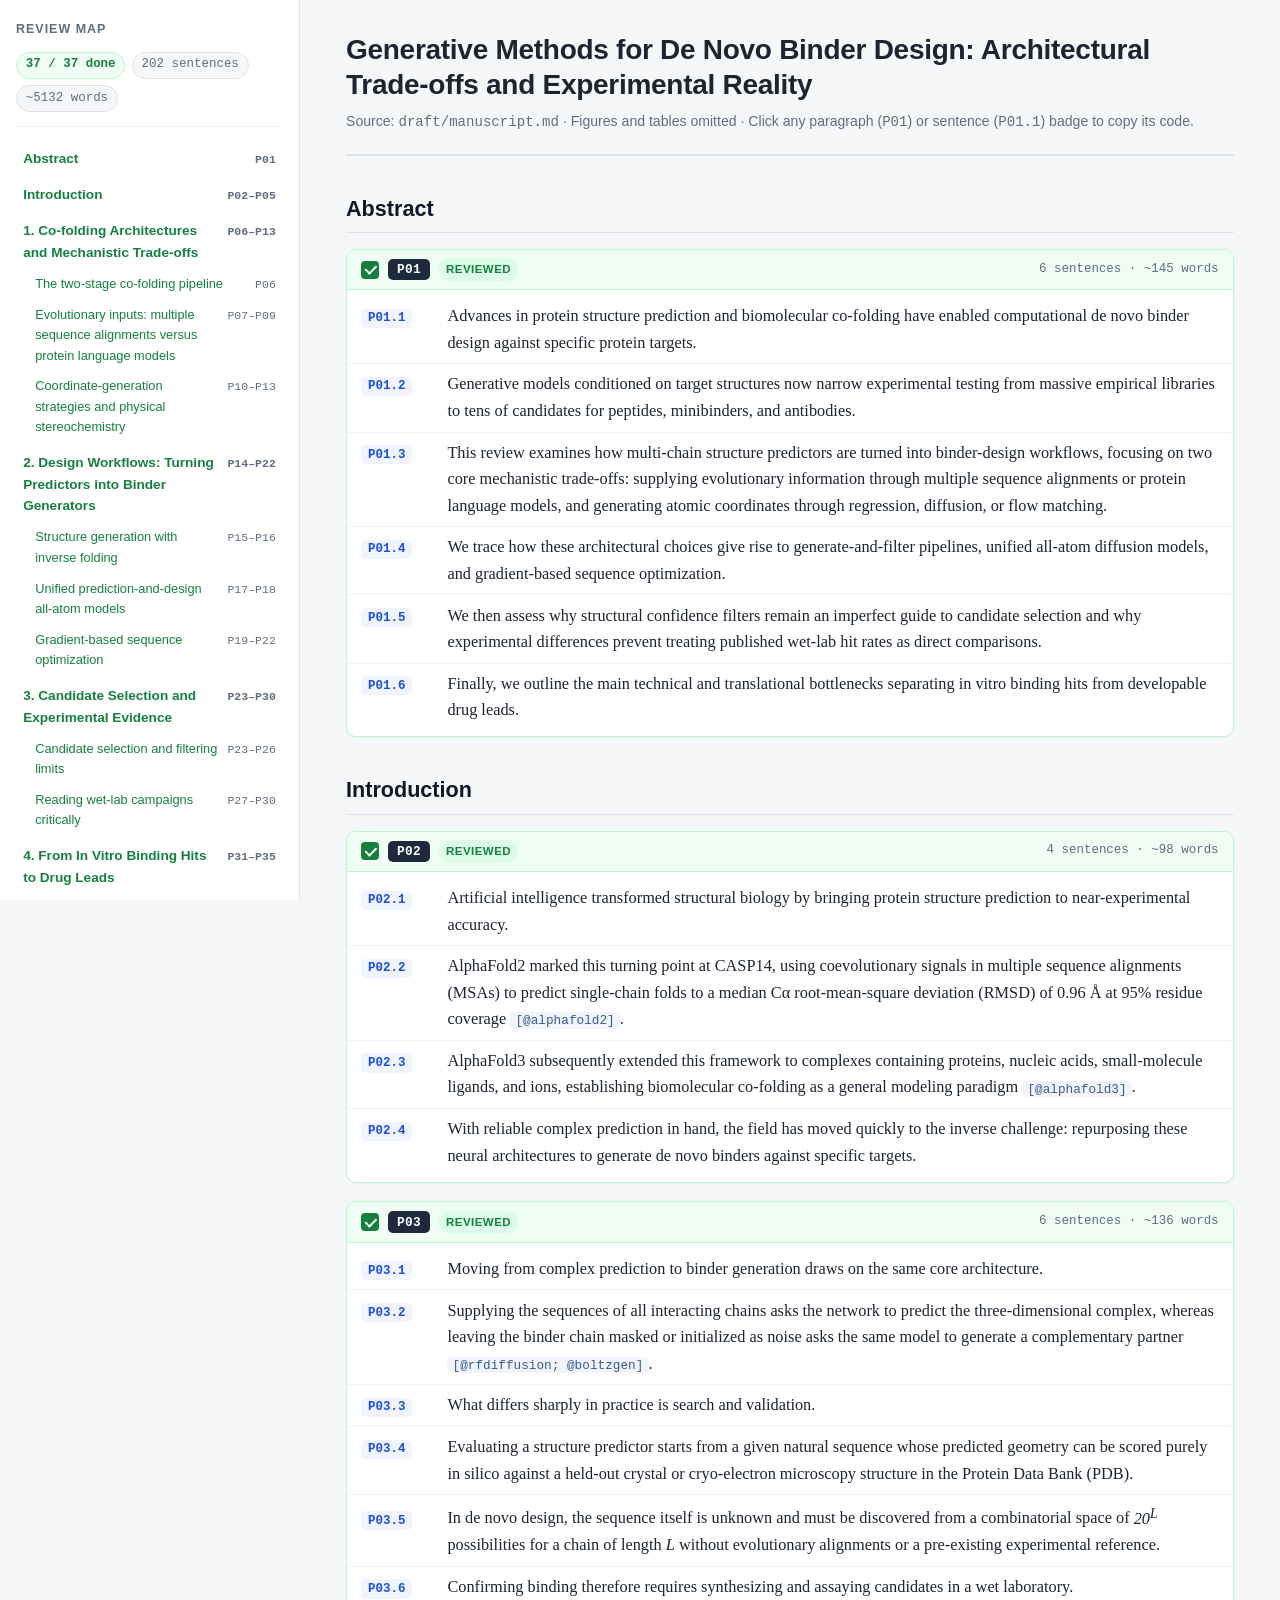
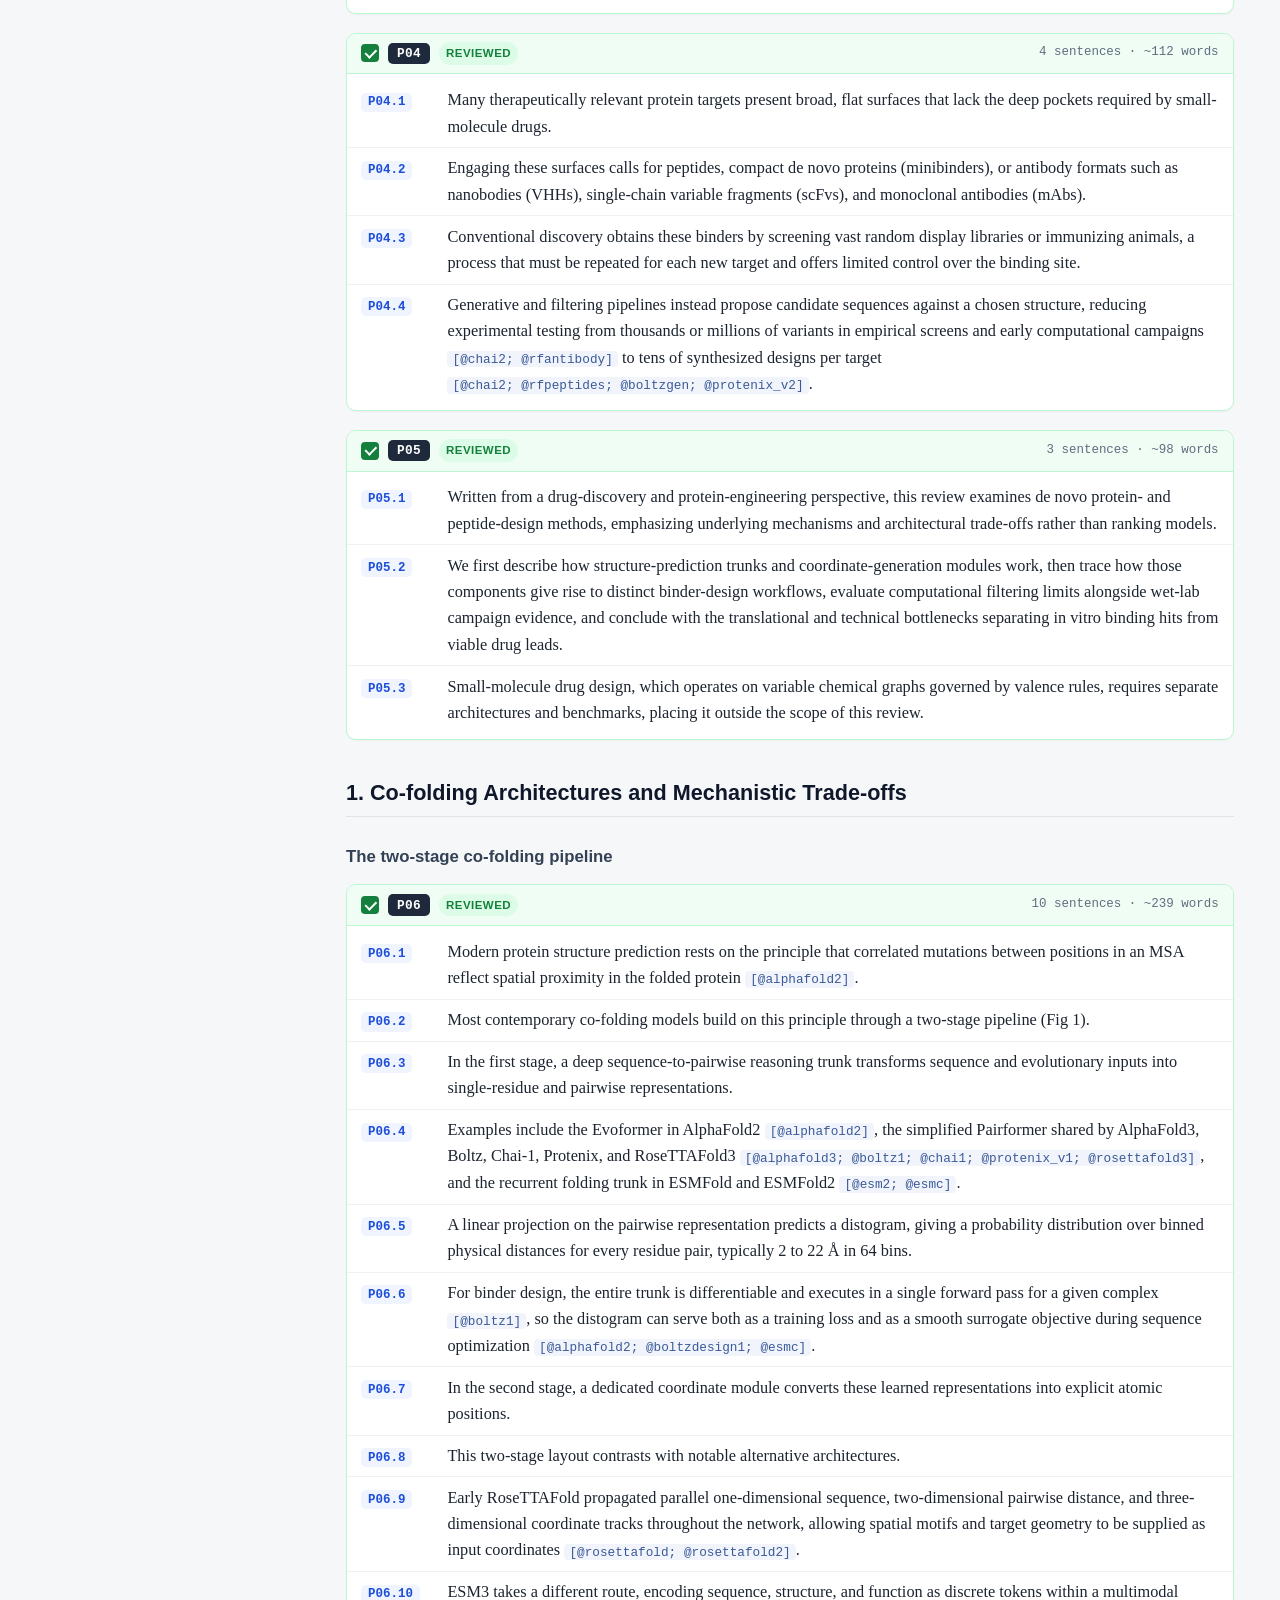
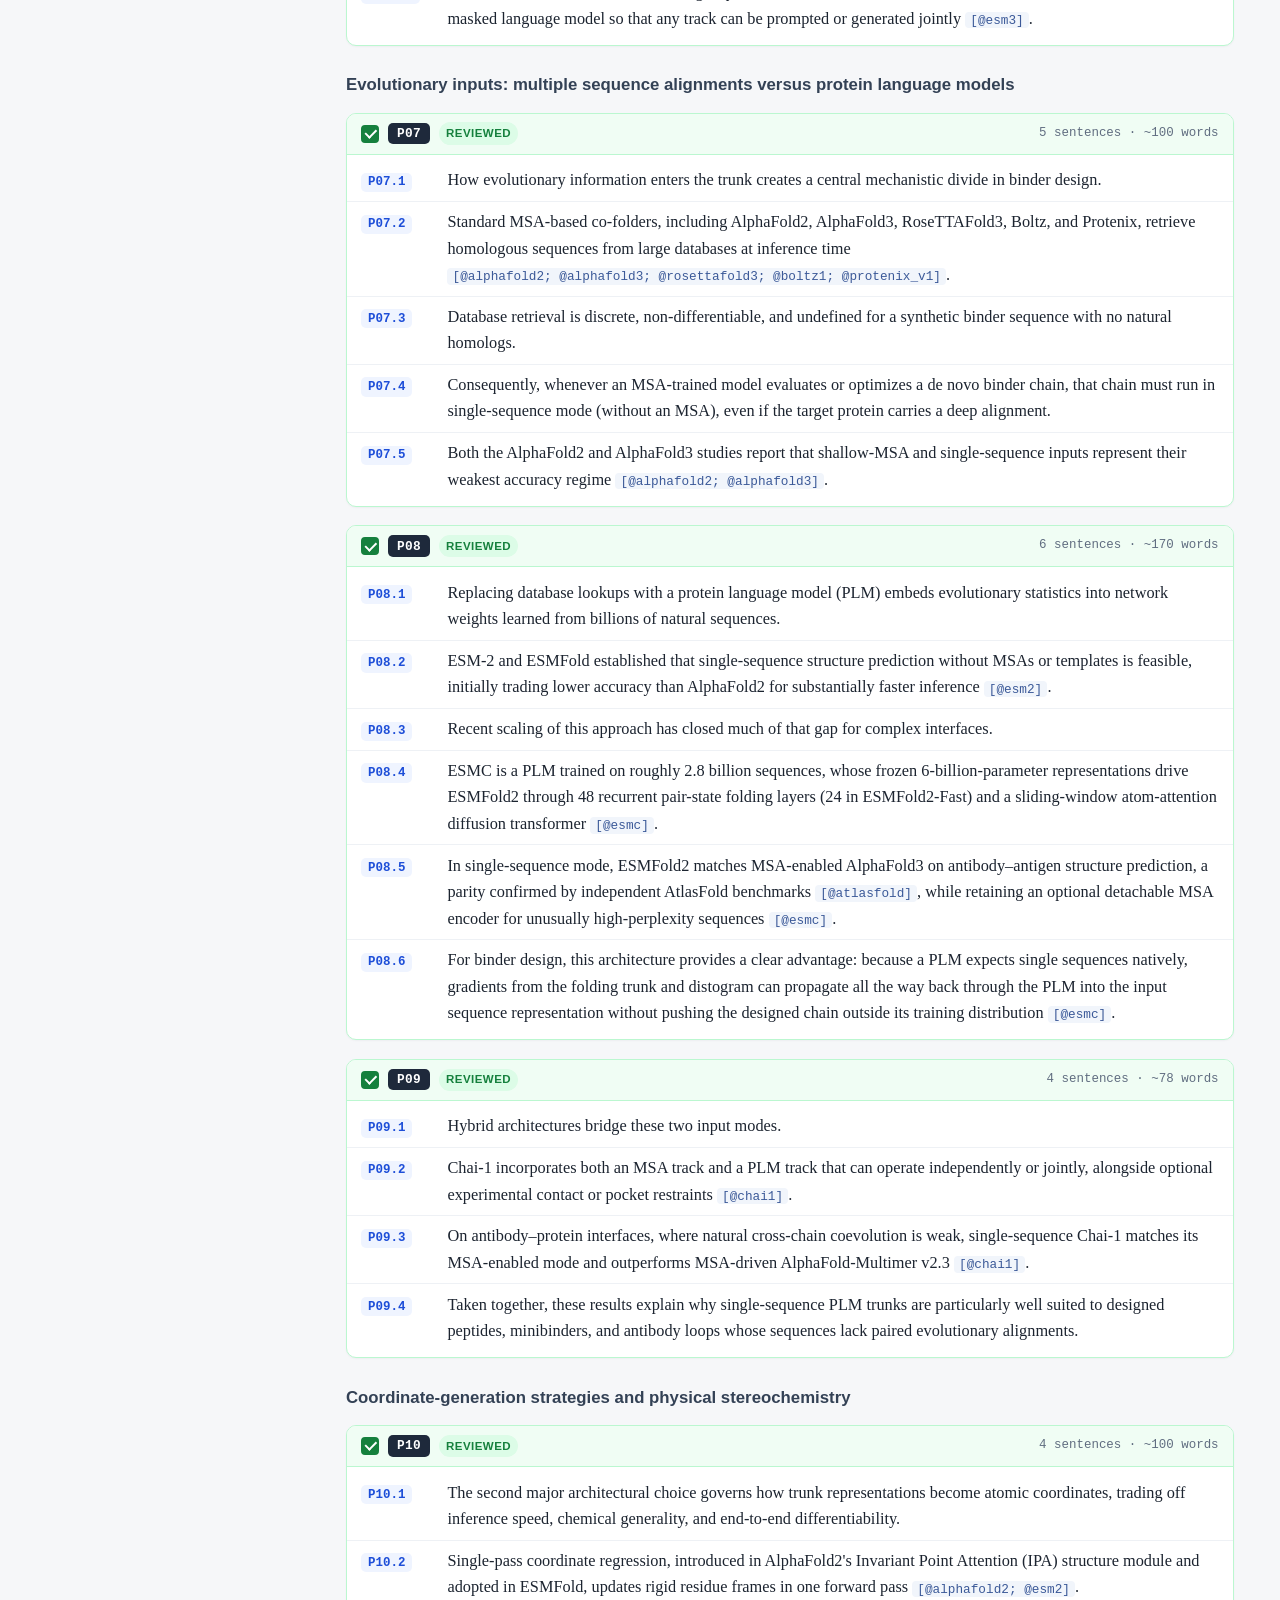
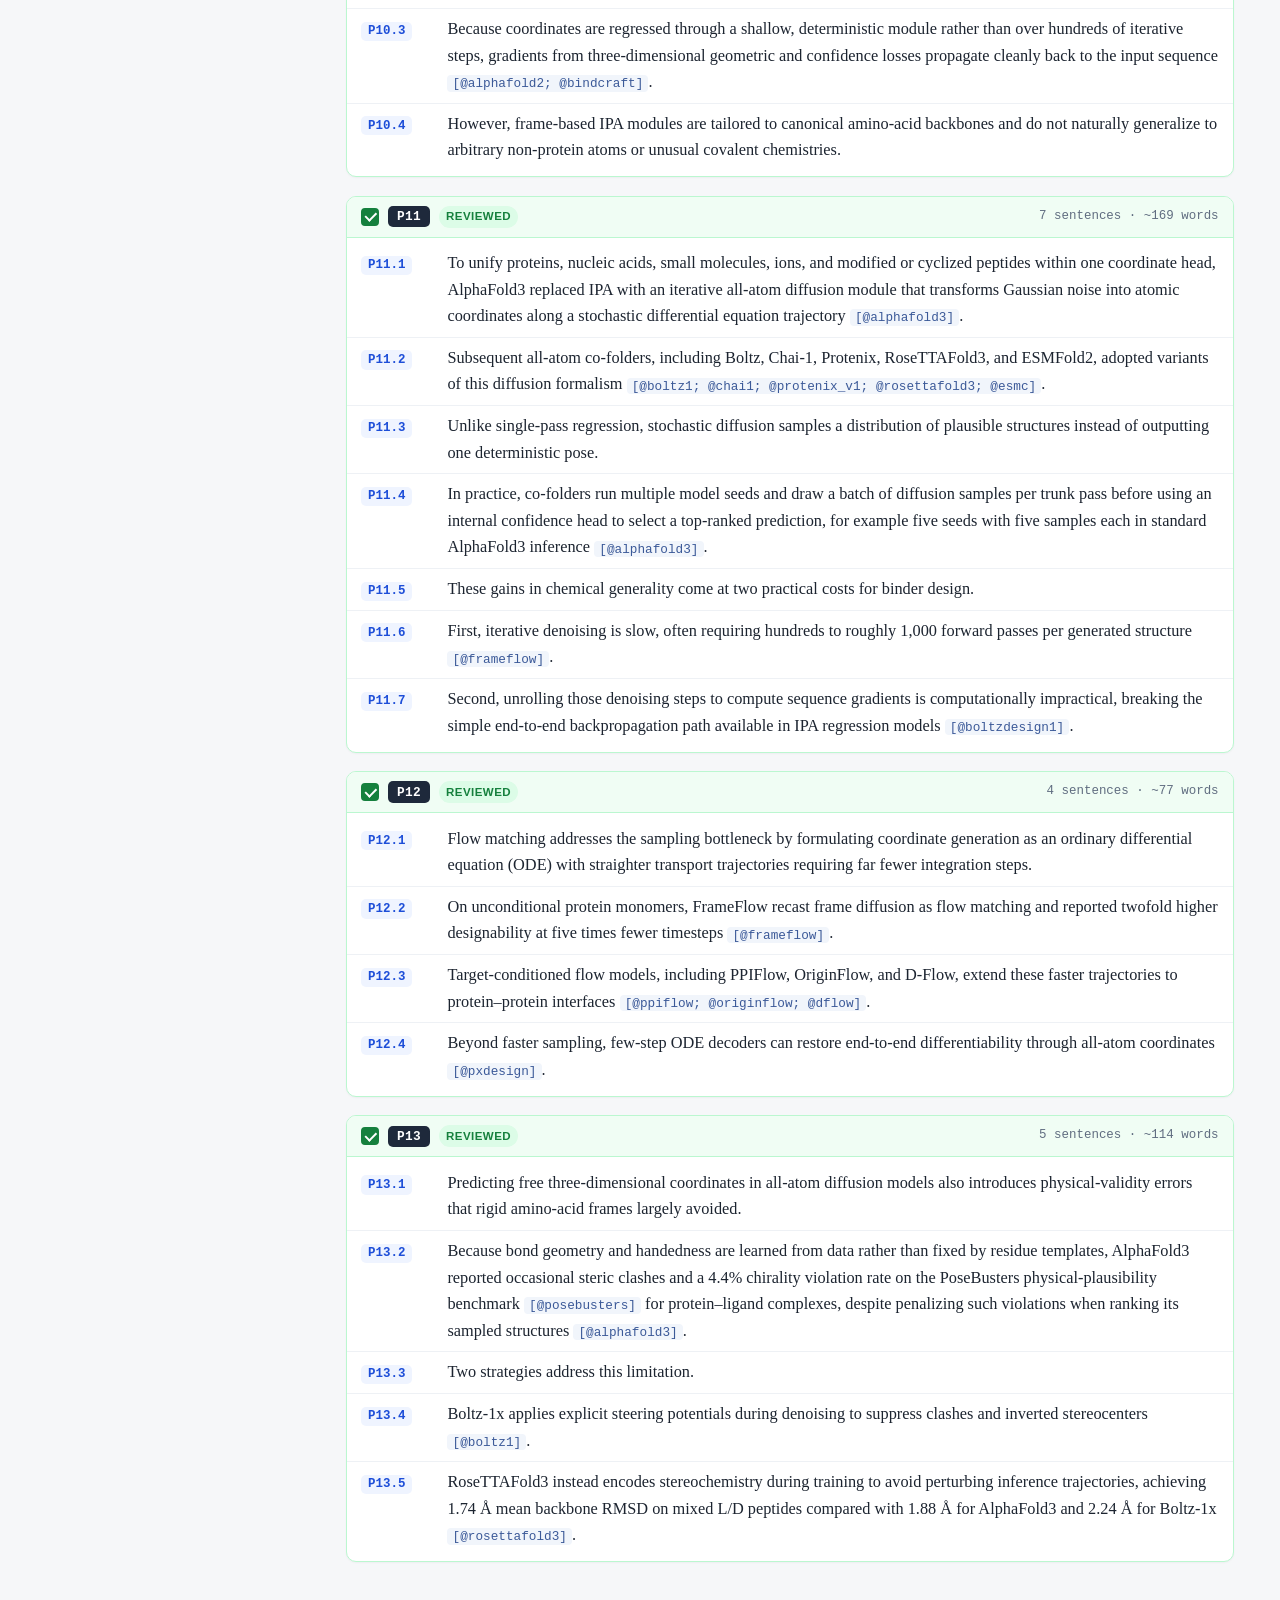
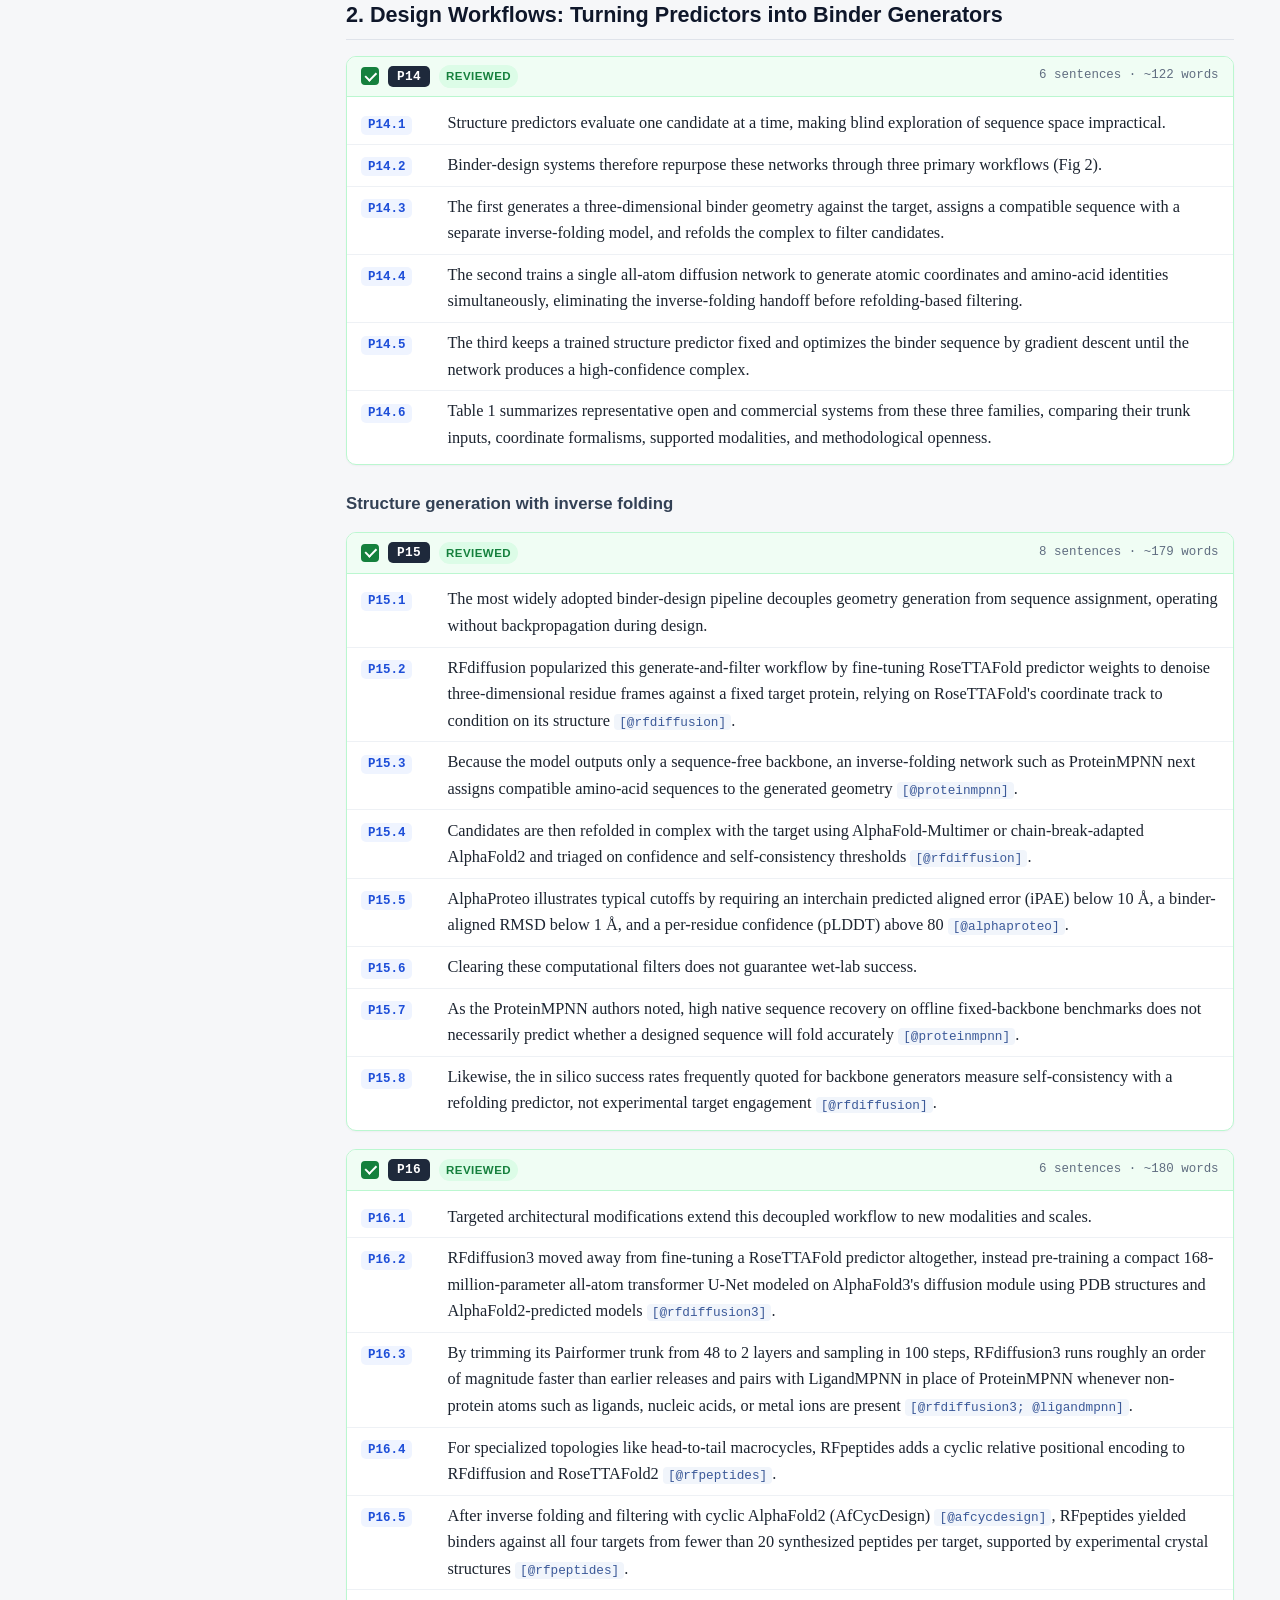
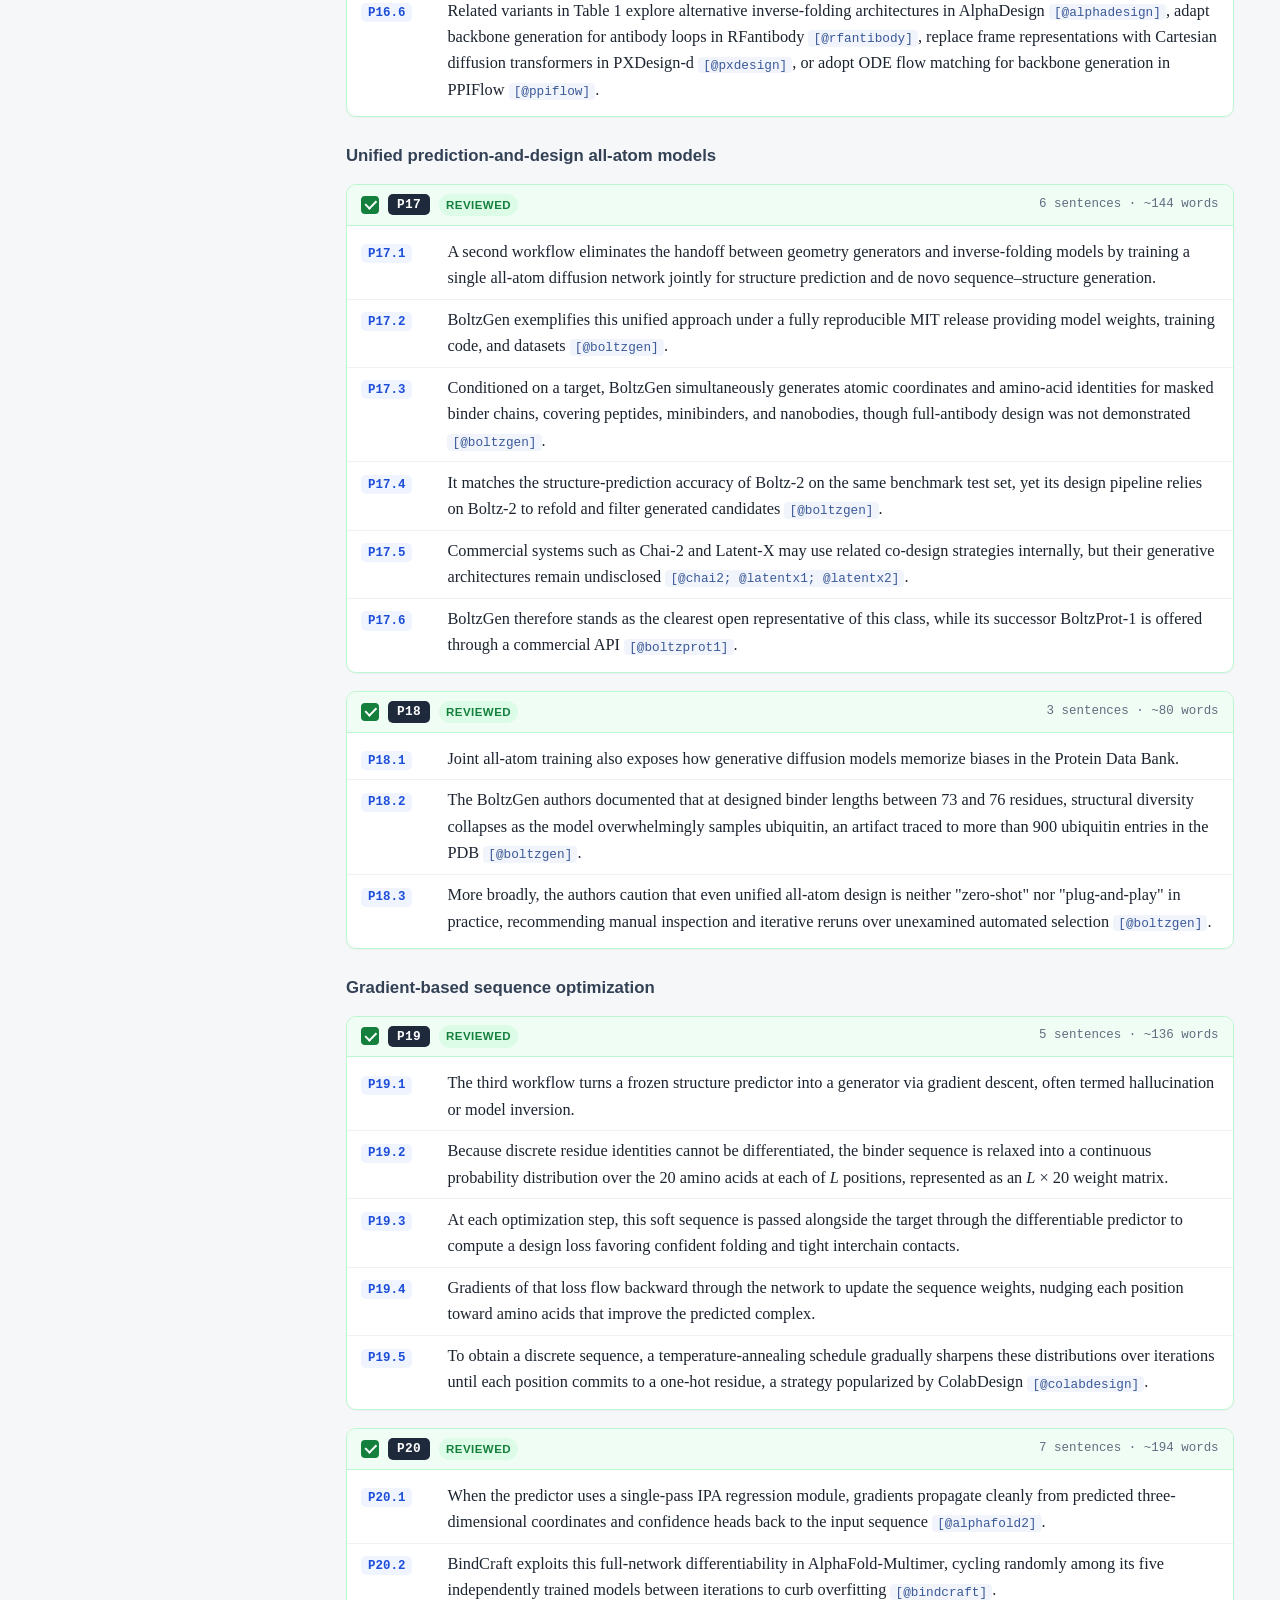
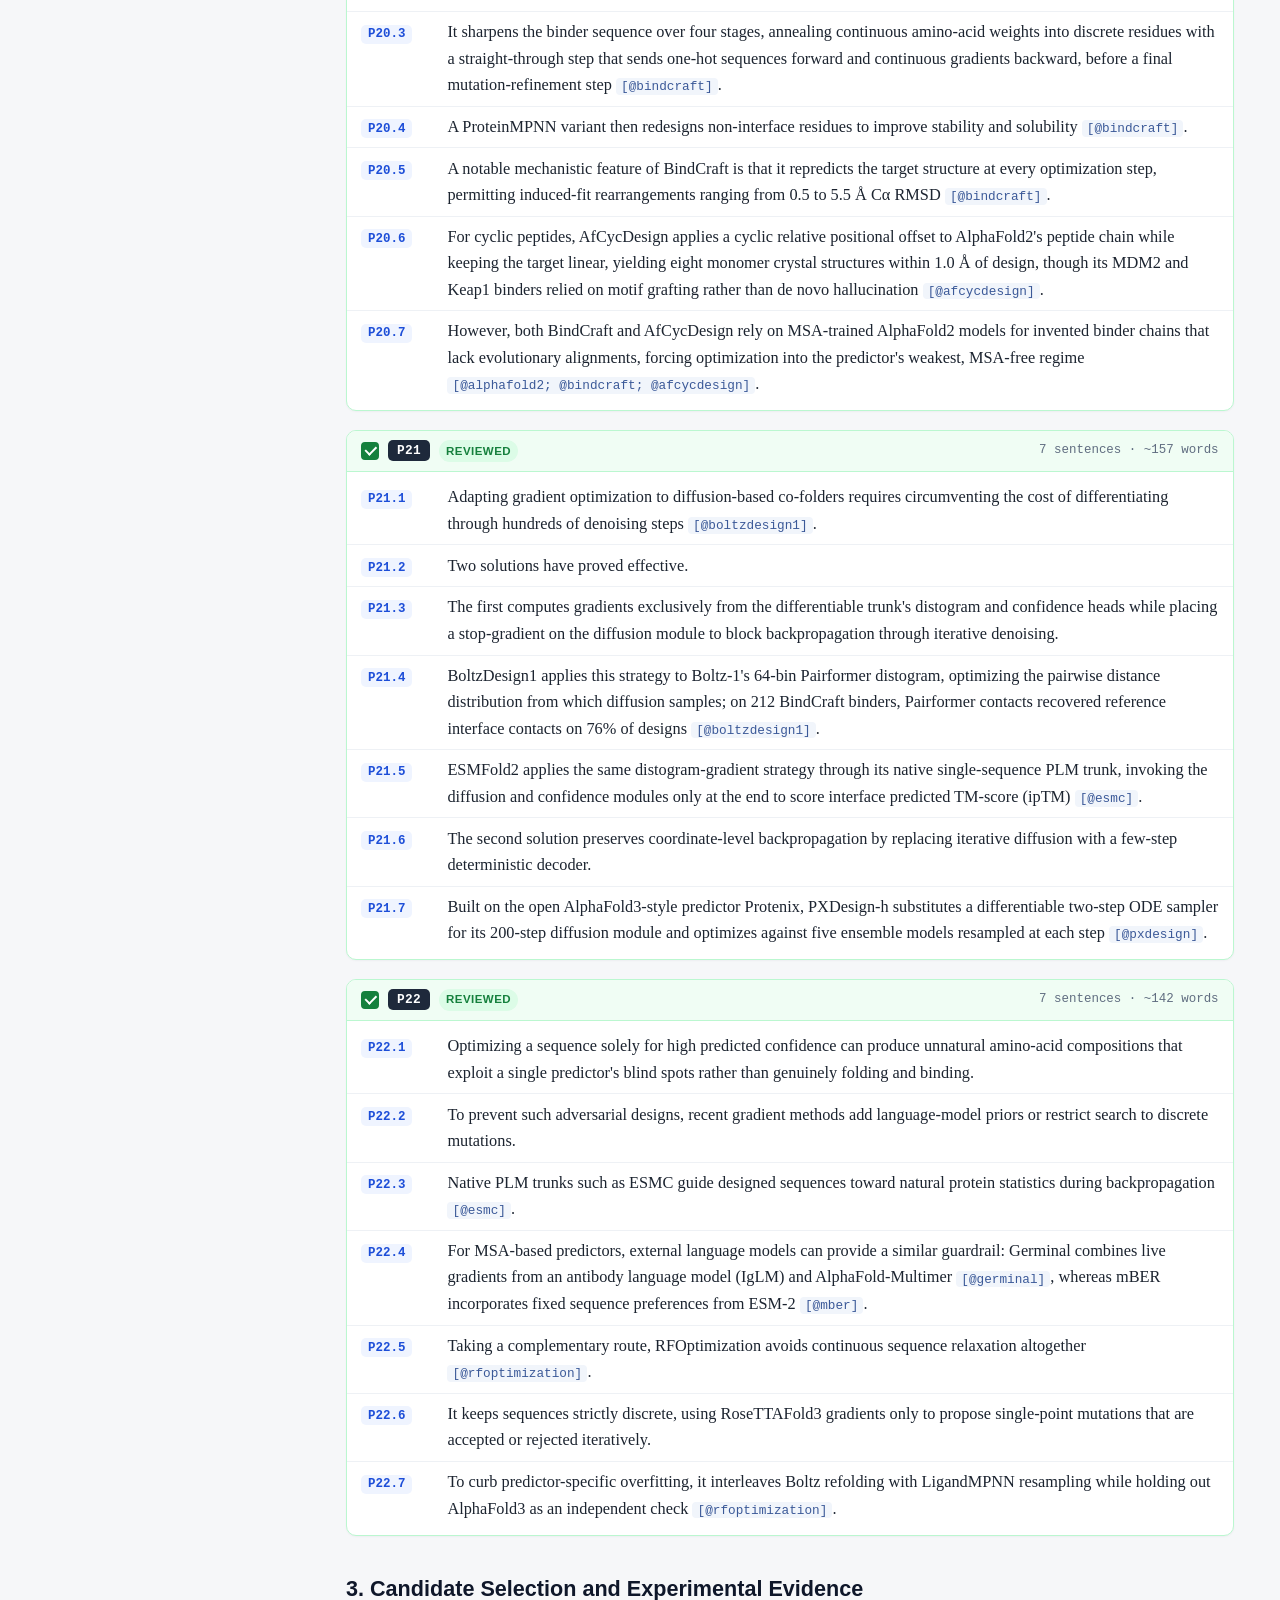
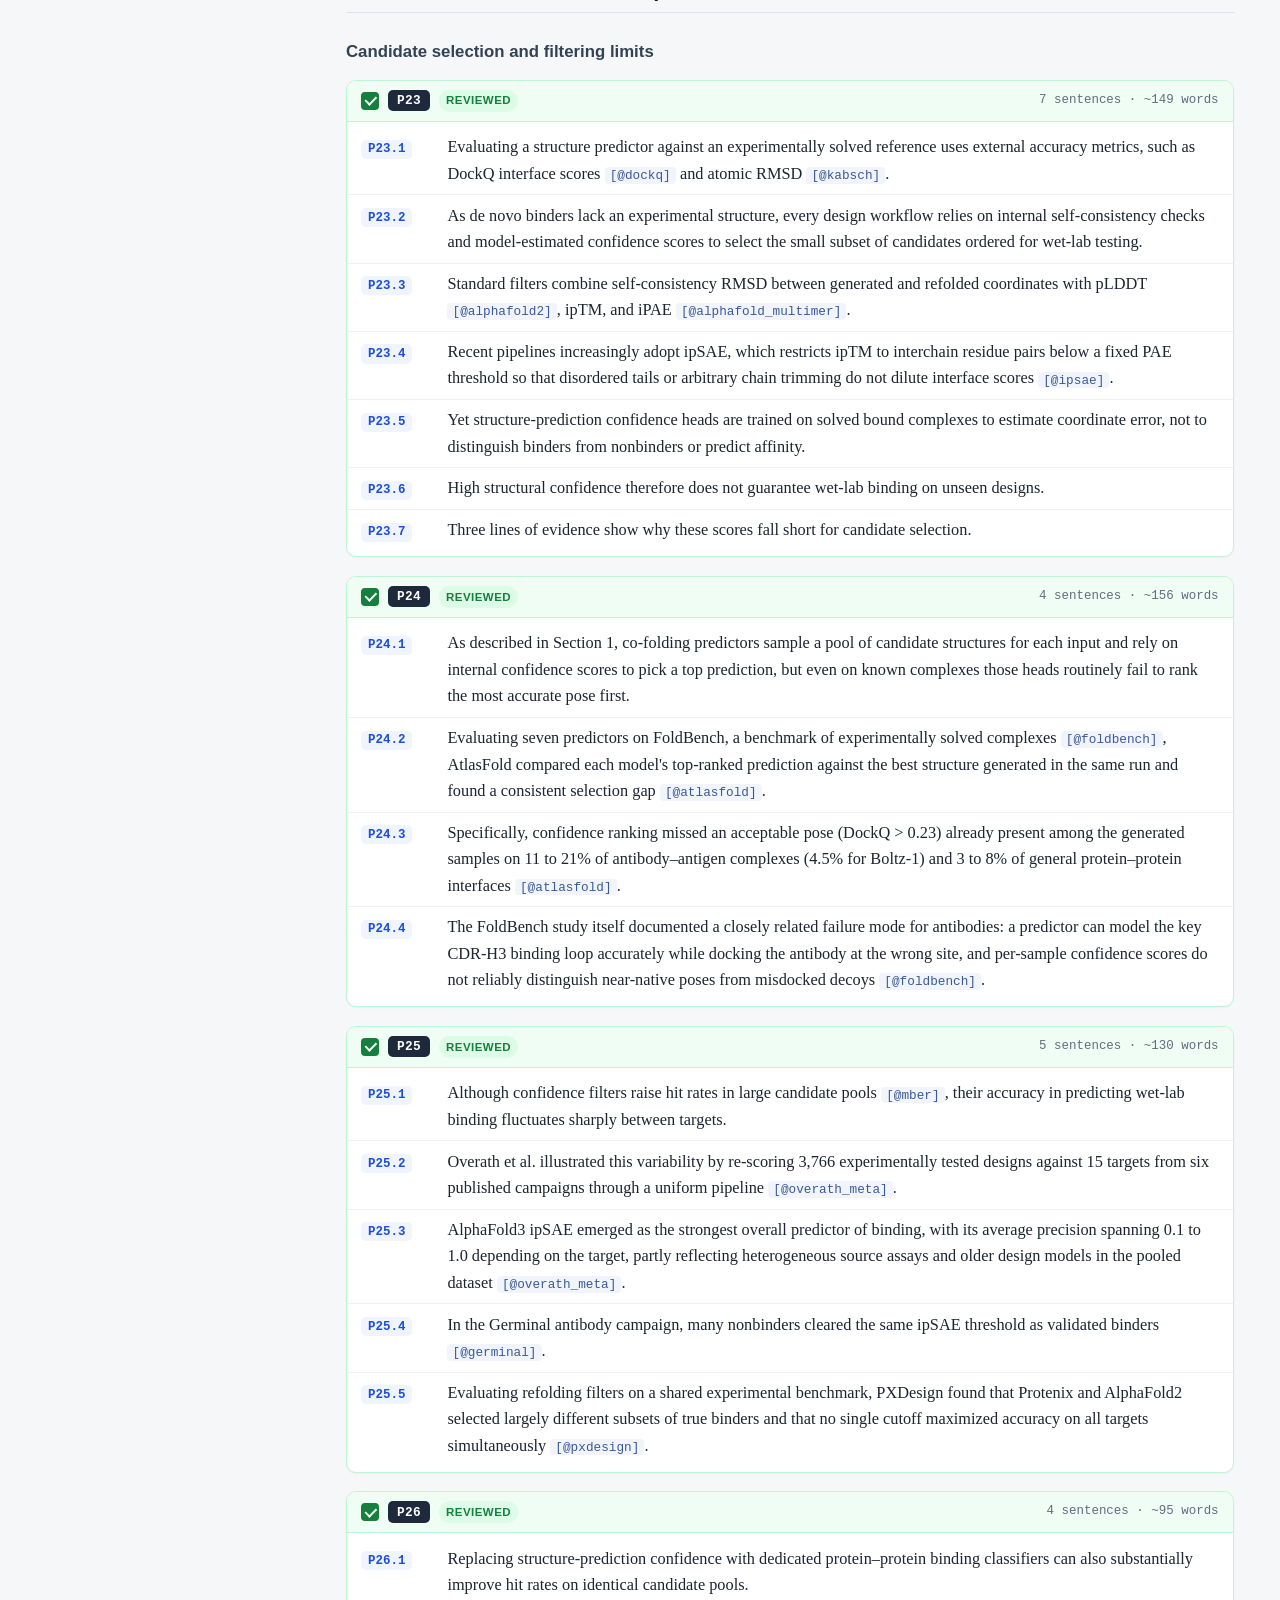
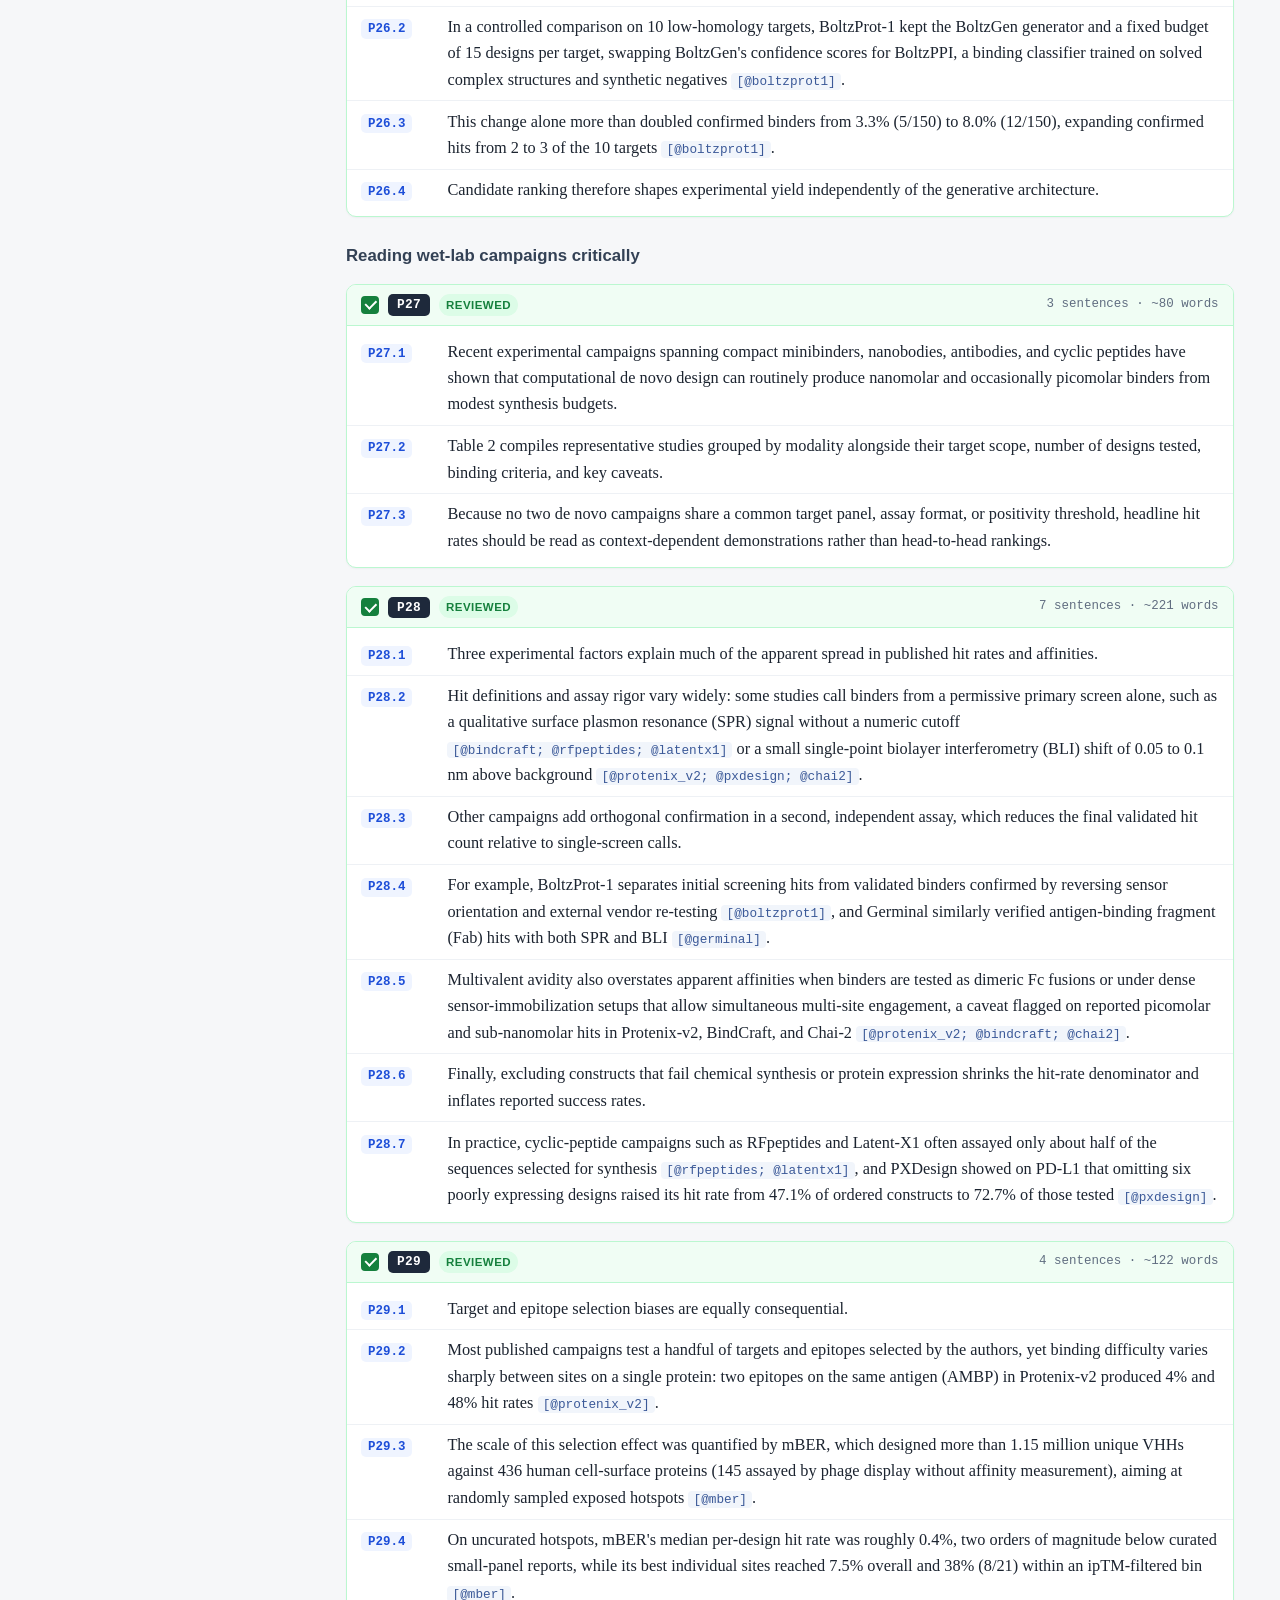
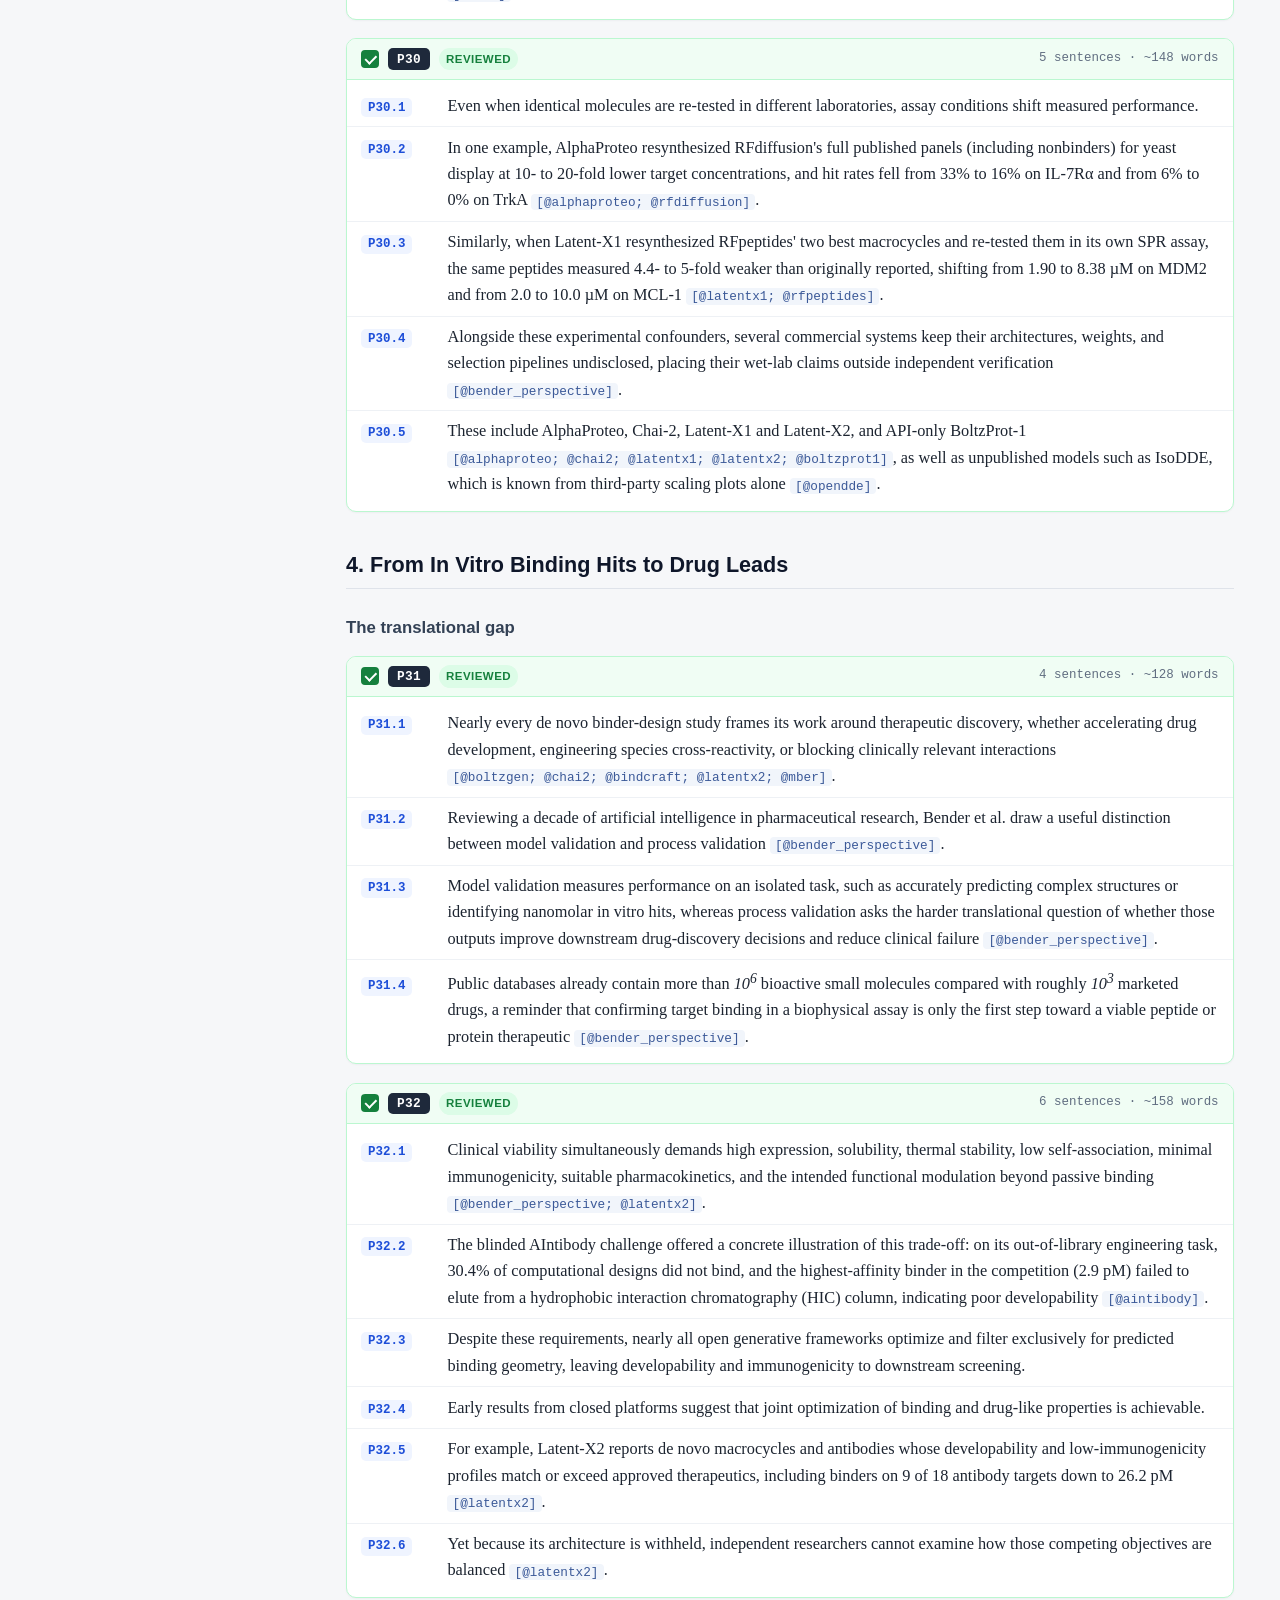
<file: draft/review.html>
<!DOCTYPE html>
<html lang="en">
<head>
  <meta charset="utf-8" />
  <meta name="viewport" content="width=device-width, initial-scale=1" />
  <title>Generative Methods for De Novo Binder Design: Architectural Trade-offs and Experimental Reality — Sentence Review</title>
  <style>
    :root {
      --bg: #f6f7f9;
      --surface: #ffffff;
      --border: #dfe3ea;
      --border-soft: #eef1f5;
      --text: #1c2430;
      --muted: #606d80;
      --accent: #1d4ed8;
      --accent-bg: #eff4ff;
      --para-bg: #1e293b;
      --para-fg: #ffffff;
      --done: #15803d;
      --done-bg: #f0fdf4;
      --done-border: #bbf7d0;
      --cite-fg: #3b5998;
      --cite-bg: #f1f5fb;
      --hover-row: #f8fafc;
      --mono: ui-monospace, SFMono-Regular, Menlo, Monaco, Consolas, "Liberation Mono", monospace;
      --sans: -apple-system, BlinkMacSystemFont, "Segoe UI", Roboto, Inter, Helvetica, Arial, sans-serif;
      --serif: Georgia, "Times New Roman", serif;
    }

    * {
      box-sizing: border-box;
    }

    html {
      scroll-behavior: smooth;
    }

    body {
      margin: 0;
      background: var(--bg);
      color: var(--text);
      font-family: var(--sans);
      line-height: 1.6;
    }

    .layout {
      display: grid;
      grid-template-columns: 300px minmax(0, 1fr);
      min-height: 100vh;
    }

    .sidebar {
      position: sticky;
      top: 0;
      height: 100vh;
      overflow-y: auto;
      background: var(--surface);
      border-right: 1px solid var(--border);
      padding: 1.25rem 1rem 2rem;
    }

    .sidebar-title {
      font-size: 0.78rem;
      font-weight: 700;
      letter-spacing: 0.08em;
      text-transform: uppercase;
      color: var(--muted);
      margin: 0 0 0.75rem;
    }

    .stats {
      display: flex;
      flex-wrap: wrap;
      gap: 0.4rem;
      margin-bottom: 1rem;
      padding-bottom: 0.9rem;
      border-bottom: 1px solid var(--border-soft);
      font-size: 0.78rem;
      color: var(--muted);
    }

    .stat-pill {
      background: var(--bg);
      border: 1px solid var(--border);
      border-radius: 999px;
      padding: 0.15rem 0.55rem;
      font-family: var(--mono);
    }

    .stat-pill.progress {
      background: var(--done-bg);
      border-color: var(--done-border);
      color: var(--done);
      font-weight: 600;
    }

    .toc-list, .toc-sub-list {
      list-style: none;
      margin: 0;
      padding: 0;
    }

    .toc-sec > a, .toc-sub > a {
      display: flex;
      justify-content: space-between;
      align-items: baseline;
      gap: 0.5rem;
      text-decoration: none;
      color: var(--text);
      padding: 0.32rem 0.45rem;
      border-radius: 6px;
      font-size: 0.85rem;
    }

    .toc-sec > a {
      font-weight: 600;
      margin-top: 0.25rem;
    }

    .toc-sub-list {
      padding-left: 0.75rem;
    }

    .toc-sub > a {
      font-weight: 400;
      color: var(--muted);
      font-size: 0.8rem;
    }

    .toc-done > a {
      color: var(--done);
    }

    .toc-sec > a:hover, .toc-sub > a:hover {
      background: var(--accent-bg);
      color: var(--accent);
    }

    .toc-range {
      font-family: var(--mono);
      font-size: 0.72rem;
      color: var(--muted);
      white-space: nowrap;
      flex-shrink: 0;
    }

    .main {
      max-width: 960px;
      width: 100%;
      margin: 0 auto;
      padding: 2rem 2.25rem 5rem;
    }

    .doc-header {
      margin-bottom: 2rem;
      padding-bottom: 1.25rem;
      border-bottom: 2px solid var(--border);
    }

    .doc-header h1 {
      margin: 0 0 0.5rem;
      font-size: 1.75rem;
      line-height: 1.25;
      letter-spacing: -0.01em;
    }

    .doc-note {
      margin: 0;
      font-size: 0.88rem;
      color: var(--muted);
    }

    .manuscript-section {
      margin-top: 2.25rem;
    }

    .manuscript-section > h2 {
      font-size: 1.35rem;
      margin: 0 0 1rem;
      padding-bottom: 0.35rem;
      border-bottom: 1px solid var(--border);
      color: #0f172a;
    }

    .manuscript-subsection {
      margin-top: 1.65rem;
    }

    .manuscript-subsection > h3 {
      font-size: 1.05rem;
      margin: 0 0 0.85rem;
      color: #334155;
    }

    .paragraph-block {
      background: var(--surface);
      border: 1px solid var(--border);
      border-radius: 10px;
      margin-bottom: 1.15rem;
      box-shadow: 0 1px 2px rgba(15, 23, 42, 0.04);
      overflow: hidden;
    }

    .paragraph-block.is-done {
      border-color: var(--done-border);
    }

    .paragraph-header {
      display: flex;
      align-items: center;
      justify-content: space-between;
      padding: 0.55rem 0.9rem;
      background: #f8fafc;
      border-bottom: 1px solid var(--border-soft);
    }

    .paragraph-block.is-done .paragraph-header {
      background: var(--done-bg);
      border-bottom-color: var(--done-border);
    }

    .para-left {
      display: flex;
      align-items: center;
      gap: 0.55rem;
    }

    .para-checkbox {
      appearance: none;
      -webkit-appearance: none;
      width: 18px;
      height: 18px;
      margin: 0;
      border: 2px solid #94a3b8;
      border-radius: 4px;
      background: #ffffff;
      display: inline-grid;
      place-content: center;
      flex-shrink: 0;
      cursor: default;
    }

    .para-checkbox:checked {
      background: var(--done);
      border-color: var(--done);
    }

    .para-checkbox:checked::after {
      content: "";
      width: 5px;
      height: 9px;
      border: solid #ffffff;
      border-width: 0 2.2px 2.2px 0;
      transform: rotate(45deg) translate(-0.5px, -1px);
    }

    .done-badge {
      font-size: 0.72rem;
      font-weight: 600;
      text-transform: uppercase;
      letter-spacing: 0.04em;
      color: var(--done);
      background: #dcfce7;
      padding: 0.12rem 0.45rem;
      border-radius: 999px;
    }

    .para-meta {
      font-size: 0.78rem;
      color: var(--muted);
      font-family: var(--mono);
    }

    .code {
      font-family: var(--mono);
      border: none;
      cursor: pointer;
      border-radius: 5px;
      transition: background 0.12s ease, transform 0.08s ease;
    }

    .code:active {
      transform: scale(0.96);
    }

    .para-code {
      background: var(--para-bg);
      color: var(--para-fg);
      font-size: 0.8rem;
      font-weight: 700;
      padding: 0.2rem 0.55rem;
      letter-spacing: 0.03em;
    }

    .para-code:hover {
      background: var(--accent);
    }

    .sentences {
      padding: 0.35rem 0;
    }

    .sentence-row {
      display: grid;
      grid-template-columns: 74px minmax(0, 1fr);
      gap: 0.75rem;
      align-items: baseline;
      padding: 0.45rem 0.9rem;
      border-bottom: 1px solid var(--border-soft);
    }

    .sentence-row:last-child {
      border-bottom: none;
    }

    .sentence-row:hover {
      background: var(--hover-row);
    }

    .sentence-code {
      background: var(--accent-bg);
      color: var(--accent);
      font-size: 0.78rem;
      font-weight: 600;
      padding: 0.16rem 0.42rem;
      text-align: center;
      justify-self: start;
      user-select: all;
    }

    .sentence-code:hover {
      background: var(--accent);
      color: #ffffff;
    }

    .sentence-text {
      font-family: var(--serif);
      font-size: 1.02rem;
      line-height: 1.62;
      color: var(--text);
    }

    .cite {
      font-family: var(--mono);
      font-size: 0.78em;
      color: var(--cite-fg);
      background: var(--cite-bg);
      padding: 0.05rem 0.32rem;
      border-radius: 4px;
      white-space: nowrap;
    }

    .math {
      font-family: var(--serif);
      font-style: italic;
    }

    .toast {
      position: fixed;
      bottom: 1.25rem;
      right: 1.25rem;
      background: #0f172a;
      color: #ffffff;
      font-family: var(--mono);
      font-size: 0.8rem;
      padding: 0.45rem 0.8rem;
      border-radius: 7px;
      opacity: 0;
      pointer-events: none;
      transform: translateY(6px);
      transition: opacity 0.15s ease, transform 0.15s ease;
    }

    .toast.show {
      opacity: 1;
      transform: translateY(0);
    }

    @media (max-width: 900px) {
      .layout {
        grid-template-columns: 1fr;
      }
      .sidebar {
        position: static;
        height: auto;
        border-right: none;
        border-bottom: 1px solid var(--border);
      }
      .main {
        padding: 1.25rem 1rem 3rem;
      }
    }
  </style>
</head>
<body>
  <div class="layout">
    <aside class="sidebar">
      <div class="sidebar-title">Review Map</div>
      <div class="stats">
        <span class="stat-pill progress">37 / 37 done</span>
        <span class="stat-pill">202 sentences</span>
        <span class="stat-pill">~5132 words</span>
      </div>
      <nav>
        <ul class="toc-list">
        <li class="toc-sec toc-done"><a href="#abstract"><span>Abstract</span><span class="toc-range">P01</span></a>
        </li>
        <li class="toc-sec toc-done"><a href="#introduction"><span>Introduction</span><span class="toc-range">P02&ndash;P05</span></a>
        </li>
        <li class="toc-sec toc-done"><a href="#1-co-folding-architectures-and-mechanistic-trade-offs"><span>1. Co-folding Architectures and Mechanistic Trade-offs</span><span class="toc-range">P06&ndash;P13</span></a>
          <ul class="toc-sub-list">
            <li class="toc-sub toc-done"><a href="#1-co-folding-architectures-and-mechanistic-trade-offs-the-two-stage-co-folding-pipeline"><span>The two-stage co-folding pipeline</span><span class="toc-range">P06</span></a></li>
            <li class="toc-sub toc-done"><a href="#1-co-folding-architectures-and-mechanistic-trade-offs-evolutionary-inputs-multiple-sequence-alignments-versus-protein-language-models"><span>Evolutionary inputs: multiple sequence alignments versus protein language models</span><span class="toc-range">P07&ndash;P09</span></a></li>
            <li class="toc-sub toc-done"><a href="#1-co-folding-architectures-and-mechanistic-trade-offs-coordinate-generation-strategies-and-physical-stereochemistry"><span>Coordinate-generation strategies and physical stereochemistry</span><span class="toc-range">P10&ndash;P13</span></a></li>
          </ul>
        </li>
        <li class="toc-sec toc-done"><a href="#2-design-workflows-turning-predictors-into-binder-generators"><span>2. Design Workflows: Turning Predictors into Binder Generators</span><span class="toc-range">P14&ndash;P22</span></a>
          <ul class="toc-sub-list">
            <li class="toc-sub toc-done"><a href="#2-design-workflows-turning-predictors-into-binder-generators-structure-generation-with-inverse-folding"><span>Structure generation with inverse folding</span><span class="toc-range">P15&ndash;P16</span></a></li>
            <li class="toc-sub toc-done"><a href="#2-design-workflows-turning-predictors-into-binder-generators-unified-prediction-and-design-all-atom-models"><span>Unified prediction-and-design all-atom models</span><span class="toc-range">P17&ndash;P18</span></a></li>
            <li class="toc-sub toc-done"><a href="#2-design-workflows-turning-predictors-into-binder-generators-gradient-based-sequence-optimization"><span>Gradient-based sequence optimization</span><span class="toc-range">P19&ndash;P22</span></a></li>
          </ul>
        </li>
        <li class="toc-sec toc-done"><a href="#3-candidate-selection-and-experimental-evidence"><span>3. Candidate Selection and Experimental Evidence</span><span class="toc-range">P23&ndash;P30</span></a>
          <ul class="toc-sub-list">
            <li class="toc-sub toc-done"><a href="#3-candidate-selection-and-experimental-evidence-candidate-selection-and-filtering-limits"><span>Candidate selection and filtering limits</span><span class="toc-range">P23&ndash;P26</span></a></li>
            <li class="toc-sub toc-done"><a href="#3-candidate-selection-and-experimental-evidence-reading-wet-lab-campaigns-critically"><span>Reading wet-lab campaigns critically</span><span class="toc-range">P27&ndash;P30</span></a></li>
          </ul>
        </li>
        <li class="toc-sec toc-done"><a href="#4-from-in-vitro-binding-hits-to-drug-leads"><span>4. From In Vitro Binding Hits to Drug Leads</span><span class="toc-range">P31&ndash;P35</span></a>
          <ul class="toc-sub-list">
            <li class="toc-sub toc-done"><a href="#4-from-in-vitro-binding-hits-to-drug-leads-the-translational-gap"><span>The translational gap</span><span class="toc-range">P31&ndash;P32</span></a></li>
            <li class="toc-sub toc-done"><a href="#4-from-in-vitro-binding-hits-to-drug-leads-quantitative-protein-protein-affinity-prediction"><span>Quantitative protein–protein affinity prediction</span><span class="toc-range">P33</span></a></li>
            <li class="toc-sub toc-done"><a href="#4-from-in-vitro-binding-hits-to-drug-leads-targets-without-experimental-structures-and-conformational-dynamics"><span>Targets without experimental structures and conformational dynamics</span><span class="toc-range">P34</span></a></li>
            <li class="toc-sub toc-done"><a href="#4-from-in-vitro-binding-hits-to-drug-leads-blinded-prospective-benchmarks-for-de-novo-design"><span>Blinded prospective benchmarks for de novo design</span><span class="toc-range">P35</span></a></li>
          </ul>
        </li>
        <li class="toc-sec toc-done"><a href="#conclusions"><span>Conclusions</span><span class="toc-range">P36&ndash;P37</span></a>
        </li>
        </ul>
      </nav>
    </aside>

    <main class="main">
      <header class="doc-header">
        <h1>Generative Methods for De Novo Binder Design: Architectural Trade-offs and Experimental Reality</h1>
        <p class="doc-note">
          Source: <code>draft/manuscript.md</code> &middot; Figures and tables omitted &middot; Click any paragraph (<code>P01</code>) or sentence (<code>P01.1</code>) badge to copy its code.
        </p>
      </header>

  <section class="manuscript-section" id="abstract">
    <h2>Abstract</h2>
    <article class="paragraph-block is-done" id="P01">
      <header class="paragraph-header">
        <div class="para-left">
          <input type="checkbox" class="para-checkbox" aria-label="Review status for P01" checked disabled />
          <button class="code para-code" data-copy="P01" title="Copy P01">P01</button>
          <span class="done-badge">Reviewed</span>
        </div>
        <span class="para-meta">6 sentences &middot; ~145 words</span>
      </header>
      <div class="sentences">
      <div class="sentence-row" id="P01.1">
        <button class="code sentence-code" data-copy="P01.1" title="Copy P01.1">P01.1</button>
        <div class="sentence-text">Advances in protein structure prediction and biomolecular co-folding have enabled computational de novo binder design against specific protein targets.</div>
      </div>
      <div class="sentence-row" id="P01.2">
        <button class="code sentence-code" data-copy="P01.2" title="Copy P01.2">P01.2</button>
        <div class="sentence-text">Generative models conditioned on target structures now narrow experimental testing from massive empirical libraries to tens of candidates for peptides, minibinders, and antibodies.</div>
      </div>
      <div class="sentence-row" id="P01.3">
        <button class="code sentence-code" data-copy="P01.3" title="Copy P01.3">P01.3</button>
        <div class="sentence-text">This review examines how multi-chain structure predictors are turned into binder-design workflows, focusing on two core mechanistic trade-offs: supplying evolutionary information through multiple sequence alignments or protein language models, and generating atomic coordinates through regression, diffusion, or flow matching.</div>
      </div>
      <div class="sentence-row" id="P01.4">
        <button class="code sentence-code" data-copy="P01.4" title="Copy P01.4">P01.4</button>
        <div class="sentence-text">We trace how these architectural choices give rise to generate-and-filter pipelines, unified all-atom diffusion models, and gradient-based sequence optimization.</div>
      </div>
      <div class="sentence-row" id="P01.5">
        <button class="code sentence-code" data-copy="P01.5" title="Copy P01.5">P01.5</button>
        <div class="sentence-text">We then assess why structural confidence filters remain an imperfect guide to candidate selection and why experimental differences prevent treating published wet-lab hit rates as direct comparisons.</div>
      </div>
      <div class="sentence-row" id="P01.6">
        <button class="code sentence-code" data-copy="P01.6" title="Copy P01.6">P01.6</button>
        <div class="sentence-text">Finally, we outline the main technical and translational bottlenecks separating in vitro binding hits from developable drug leads.</div>
      </div>
      </div>
    </article>
  </section>

  <section class="manuscript-section" id="introduction">
    <h2>Introduction</h2>
    <article class="paragraph-block is-done" id="P02">
      <header class="paragraph-header">
        <div class="para-left">
          <input type="checkbox" class="para-checkbox" aria-label="Review status for P02" checked disabled />
          <button class="code para-code" data-copy="P02" title="Copy P02">P02</button>
          <span class="done-badge">Reviewed</span>
        </div>
        <span class="para-meta">4 sentences &middot; ~98 words</span>
      </header>
      <div class="sentences">
      <div class="sentence-row" id="P02.1">
        <button class="code sentence-code" data-copy="P02.1" title="Copy P02.1">P02.1</button>
        <div class="sentence-text">Artificial intelligence transformed structural biology by bringing protein structure prediction to near-experimental accuracy.</div>
      </div>
      <div class="sentence-row" id="P02.2">
        <button class="code sentence-code" data-copy="P02.2" title="Copy P02.2">P02.2</button>
        <div class="sentence-text">AlphaFold2 marked this turning point at CASP14, using coevolutionary signals in multiple sequence alignments (MSAs) to predict single-chain folds to a median Cα root-mean-square deviation (RMSD) of 0.96 Å at 95% residue coverage <span class="cite">[@alphafold2]</span>.</div>
      </div>
      <div class="sentence-row" id="P02.3">
        <button class="code sentence-code" data-copy="P02.3" title="Copy P02.3">P02.3</button>
        <div class="sentence-text">AlphaFold3 subsequently extended this framework to complexes containing proteins, nucleic acids, small-molecule ligands, and ions, establishing biomolecular co-folding as a general modeling paradigm <span class="cite">[@alphafold3]</span>.</div>
      </div>
      <div class="sentence-row" id="P02.4">
        <button class="code sentence-code" data-copy="P02.4" title="Copy P02.4">P02.4</button>
        <div class="sentence-text">With reliable complex prediction in hand, the field has moved quickly to the inverse challenge: repurposing these neural architectures to generate de novo binders against specific targets.</div>
      </div>
      </div>
    </article>
    <article class="paragraph-block is-done" id="P03">
      <header class="paragraph-header">
        <div class="para-left">
          <input type="checkbox" class="para-checkbox" aria-label="Review status for P03" checked disabled />
          <button class="code para-code" data-copy="P03" title="Copy P03">P03</button>
          <span class="done-badge">Reviewed</span>
        </div>
        <span class="para-meta">6 sentences &middot; ~136 words</span>
      </header>
      <div class="sentences">
      <div class="sentence-row" id="P03.1">
        <button class="code sentence-code" data-copy="P03.1" title="Copy P03.1">P03.1</button>
        <div class="sentence-text">Moving from complex prediction to binder generation draws on the same core architecture.</div>
      </div>
      <div class="sentence-row" id="P03.2">
        <button class="code sentence-code" data-copy="P03.2" title="Copy P03.2">P03.2</button>
        <div class="sentence-text">Supplying the sequences of all interacting chains asks the network to predict the three-dimensional complex, whereas leaving the binder chain masked or initialized as noise asks the same model to generate a complementary partner <span class="cite">[@rfdiffusion; @boltzgen]</span>.</div>
      </div>
      <div class="sentence-row" id="P03.3">
        <button class="code sentence-code" data-copy="P03.3" title="Copy P03.3">P03.3</button>
        <div class="sentence-text">What differs sharply in practice is search and validation.</div>
      </div>
      <div class="sentence-row" id="P03.4">
        <button class="code sentence-code" data-copy="P03.4" title="Copy P03.4">P03.4</button>
        <div class="sentence-text">Evaluating a structure predictor starts from a given natural sequence whose predicted geometry can be scored purely in silico against a held-out crystal or cryo-electron microscopy structure in the Protein Data Bank (PDB).</div>
      </div>
      <div class="sentence-row" id="P03.5">
        <button class="code sentence-code" data-copy="P03.5" title="Copy P03.5">P03.5</button>
        <div class="sentence-text">In de novo design, the sequence itself is unknown and must be discovered from a combinatorial space of <span class="math">20<sup>L</sup></span> possibilities for a chain of length <em>L</em> without evolutionary alignments or a pre-existing experimental reference.</div>
      </div>
      <div class="sentence-row" id="P03.6">
        <button class="code sentence-code" data-copy="P03.6" title="Copy P03.6">P03.6</button>
        <div class="sentence-text">Confirming binding therefore requires synthesizing and assaying candidates in a wet laboratory.</div>
      </div>
      </div>
    </article>
    <article class="paragraph-block is-done" id="P04">
      <header class="paragraph-header">
        <div class="para-left">
          <input type="checkbox" class="para-checkbox" aria-label="Review status for P04" checked disabled />
          <button class="code para-code" data-copy="P04" title="Copy P04">P04</button>
          <span class="done-badge">Reviewed</span>
        </div>
        <span class="para-meta">4 sentences &middot; ~112 words</span>
      </header>
      <div class="sentences">
      <div class="sentence-row" id="P04.1">
        <button class="code sentence-code" data-copy="P04.1" title="Copy P04.1">P04.1</button>
        <div class="sentence-text">Many therapeutically relevant protein targets present broad, flat surfaces that lack the deep pockets required by small-molecule drugs.</div>
      </div>
      <div class="sentence-row" id="P04.2">
        <button class="code sentence-code" data-copy="P04.2" title="Copy P04.2">P04.2</button>
        <div class="sentence-text">Engaging these surfaces calls for peptides, compact de novo proteins (minibinders), or antibody formats such as nanobodies (VHHs), single-chain variable fragments (scFvs), and monoclonal antibodies (mAbs).</div>
      </div>
      <div class="sentence-row" id="P04.3">
        <button class="code sentence-code" data-copy="P04.3" title="Copy P04.3">P04.3</button>
        <div class="sentence-text">Conventional discovery obtains these binders by screening vast random display libraries or immunizing animals, a process that must be repeated for each new target and offers limited control over the binding site.</div>
      </div>
      <div class="sentence-row" id="P04.4">
        <button class="code sentence-code" data-copy="P04.4" title="Copy P04.4">P04.4</button>
        <div class="sentence-text">Generative and filtering pipelines instead propose candidate sequences against a chosen structure, reducing experimental testing from thousands or millions of variants in empirical screens and early computational campaigns <span class="cite">[@chai2; @rfantibody]</span> to tens of synthesized designs per target <span class="cite">[@chai2; @rfpeptides; @boltzgen; @protenix_v2]</span>.</div>
      </div>
      </div>
    </article>
    <article class="paragraph-block is-done" id="P05">
      <header class="paragraph-header">
        <div class="para-left">
          <input type="checkbox" class="para-checkbox" aria-label="Review status for P05" checked disabled />
          <button class="code para-code" data-copy="P05" title="Copy P05">P05</button>
          <span class="done-badge">Reviewed</span>
        </div>
        <span class="para-meta">3 sentences &middot; ~98 words</span>
      </header>
      <div class="sentences">
      <div class="sentence-row" id="P05.1">
        <button class="code sentence-code" data-copy="P05.1" title="Copy P05.1">P05.1</button>
        <div class="sentence-text">Written from a drug-discovery and protein-engineering perspective, this review examines de novo protein- and peptide-design methods, emphasizing underlying mechanisms and architectural trade-offs rather than ranking models.</div>
      </div>
      <div class="sentence-row" id="P05.2">
        <button class="code sentence-code" data-copy="P05.2" title="Copy P05.2">P05.2</button>
        <div class="sentence-text">We first describe how structure-prediction trunks and coordinate-generation modules work, then trace how those components give rise to distinct binder-design workflows, evaluate computational filtering limits alongside wet-lab campaign evidence, and conclude with the translational and technical bottlenecks separating in vitro binding hits from viable drug leads.</div>
      </div>
      <div class="sentence-row" id="P05.3">
        <button class="code sentence-code" data-copy="P05.3" title="Copy P05.3">P05.3</button>
        <div class="sentence-text">Small-molecule drug design, which operates on variable chemical graphs governed by valence rules, requires separate architectures and benchmarks, placing it outside the scope of this review.</div>
      </div>
      </div>
    </article>
  </section>

  <section class="manuscript-section" id="1-co-folding-architectures-and-mechanistic-trade-offs">
    <h2>1. Co-folding Architectures and Mechanistic Trade-offs</h2>
    <div class="manuscript-subsection" id="1-co-folding-architectures-and-mechanistic-trade-offs-the-two-stage-co-folding-pipeline">
      <h3>The two-stage co-folding pipeline</h3>
    <article class="paragraph-block is-done" id="P06">
      <header class="paragraph-header">
        <div class="para-left">
          <input type="checkbox" class="para-checkbox" aria-label="Review status for P06" checked disabled />
          <button class="code para-code" data-copy="P06" title="Copy P06">P06</button>
          <span class="done-badge">Reviewed</span>
        </div>
        <span class="para-meta">10 sentences &middot; ~239 words</span>
      </header>
      <div class="sentences">
      <div class="sentence-row" id="P06.1">
        <button class="code sentence-code" data-copy="P06.1" title="Copy P06.1">P06.1</button>
        <div class="sentence-text">Modern protein structure prediction rests on the principle that correlated mutations between positions in an MSA reflect spatial proximity in the folded protein <span class="cite">[@alphafold2]</span>.</div>
      </div>
      <div class="sentence-row" id="P06.2">
        <button class="code sentence-code" data-copy="P06.2" title="Copy P06.2">P06.2</button>
        <div class="sentence-text">Most contemporary co-folding models build on this principle through a two-stage pipeline (Fig 1).</div>
      </div>
      <div class="sentence-row" id="P06.3">
        <button class="code sentence-code" data-copy="P06.3" title="Copy P06.3">P06.3</button>
        <div class="sentence-text">In the first stage, a deep sequence-to-pairwise reasoning trunk transforms sequence and evolutionary inputs into single-residue and pairwise representations.</div>
      </div>
      <div class="sentence-row" id="P06.4">
        <button class="code sentence-code" data-copy="P06.4" title="Copy P06.4">P06.4</button>
        <div class="sentence-text">Examples include the Evoformer in AlphaFold2 <span class="cite">[@alphafold2]</span>, the simplified Pairformer shared by AlphaFold3, Boltz, Chai-1, Protenix, and RoseTTAFold3 <span class="cite">[@alphafold3; @boltz1; @chai1; @protenix_v1; @rosettafold3]</span>, and the recurrent folding trunk in ESMFold and ESMFold2 <span class="cite">[@esm2; @esmc]</span>.</div>
      </div>
      <div class="sentence-row" id="P06.5">
        <button class="code sentence-code" data-copy="P06.5" title="Copy P06.5">P06.5</button>
        <div class="sentence-text">A linear projection on the pairwise representation predicts a distogram, giving a probability distribution over binned physical distances for every residue pair, typically 2 to 22 Å in 64 bins.</div>
      </div>
      <div class="sentence-row" id="P06.6">
        <button class="code sentence-code" data-copy="P06.6" title="Copy P06.6">P06.6</button>
        <div class="sentence-text">For binder design, the entire trunk is differentiable and executes in a single forward pass for a given complex <span class="cite">[@boltz1]</span>, so the distogram can serve both as a training loss and as a smooth surrogate objective during sequence optimization <span class="cite">[@alphafold2; @boltzdesign1; @esmc]</span>.</div>
      </div>
      <div class="sentence-row" id="P06.7">
        <button class="code sentence-code" data-copy="P06.7" title="Copy P06.7">P06.7</button>
        <div class="sentence-text">In the second stage, a dedicated coordinate module converts these learned representations into explicit atomic positions.</div>
      </div>
      <div class="sentence-row" id="P06.8">
        <button class="code sentence-code" data-copy="P06.8" title="Copy P06.8">P06.8</button>
        <div class="sentence-text">This two-stage layout contrasts with notable alternative architectures.</div>
      </div>
      <div class="sentence-row" id="P06.9">
        <button class="code sentence-code" data-copy="P06.9" title="Copy P06.9">P06.9</button>
        <div class="sentence-text">Early RoseTTAFold propagated parallel one-dimensional sequence, two-dimensional pairwise distance, and three-dimensional coordinate tracks throughout the network, allowing spatial motifs and target geometry to be supplied as input coordinates <span class="cite">[@rosettafold; @rosettafold2]</span>.</div>
      </div>
      <div class="sentence-row" id="P06.10">
        <button class="code sentence-code" data-copy="P06.10" title="Copy P06.10">P06.10</button>
        <div class="sentence-text">ESM3 takes a different route, encoding sequence, structure, and function as discrete tokens within a multimodal masked language model so that any track can be prompted or generated jointly <span class="cite">[@esm3]</span>.</div>
      </div>
      </div>
    </article>
    </div>
    <div class="manuscript-subsection" id="1-co-folding-architectures-and-mechanistic-trade-offs-evolutionary-inputs-multiple-sequence-alignments-versus-protein-language-models">
      <h3>Evolutionary inputs: multiple sequence alignments versus protein language models</h3>
    <article class="paragraph-block is-done" id="P07">
      <header class="paragraph-header">
        <div class="para-left">
          <input type="checkbox" class="para-checkbox" aria-label="Review status for P07" checked disabled />
          <button class="code para-code" data-copy="P07" title="Copy P07">P07</button>
          <span class="done-badge">Reviewed</span>
        </div>
        <span class="para-meta">5 sentences &middot; ~100 words</span>
      </header>
      <div class="sentences">
      <div class="sentence-row" id="P07.1">
        <button class="code sentence-code" data-copy="P07.1" title="Copy P07.1">P07.1</button>
        <div class="sentence-text">How evolutionary information enters the trunk creates a central mechanistic divide in binder design.</div>
      </div>
      <div class="sentence-row" id="P07.2">
        <button class="code sentence-code" data-copy="P07.2" title="Copy P07.2">P07.2</button>
        <div class="sentence-text">Standard MSA-based co-folders, including AlphaFold2, AlphaFold3, RoseTTAFold3, Boltz, and Protenix, retrieve homologous sequences from large databases at inference time <span class="cite">[@alphafold2; @alphafold3; @rosettafold3; @boltz1; @protenix_v1]</span>.</div>
      </div>
      <div class="sentence-row" id="P07.3">
        <button class="code sentence-code" data-copy="P07.3" title="Copy P07.3">P07.3</button>
        <div class="sentence-text">Database retrieval is discrete, non-differentiable, and undefined for a synthetic binder sequence with no natural homologs.</div>
      </div>
      <div class="sentence-row" id="P07.4">
        <button class="code sentence-code" data-copy="P07.4" title="Copy P07.4">P07.4</button>
        <div class="sentence-text">Consequently, whenever an MSA-trained model evaluates or optimizes a de novo binder chain, that chain must run in single-sequence mode (without an MSA), even if the target protein carries a deep alignment.</div>
      </div>
      <div class="sentence-row" id="P07.5">
        <button class="code sentence-code" data-copy="P07.5" title="Copy P07.5">P07.5</button>
        <div class="sentence-text">Both the AlphaFold2 and AlphaFold3 studies report that shallow-MSA and single-sequence inputs represent their weakest accuracy regime <span class="cite">[@alphafold2; @alphafold3]</span>.</div>
      </div>
      </div>
    </article>
    <article class="paragraph-block is-done" id="P08">
      <header class="paragraph-header">
        <div class="para-left">
          <input type="checkbox" class="para-checkbox" aria-label="Review status for P08" checked disabled />
          <button class="code para-code" data-copy="P08" title="Copy P08">P08</button>
          <span class="done-badge">Reviewed</span>
        </div>
        <span class="para-meta">6 sentences &middot; ~170 words</span>
      </header>
      <div class="sentences">
      <div class="sentence-row" id="P08.1">
        <button class="code sentence-code" data-copy="P08.1" title="Copy P08.1">P08.1</button>
        <div class="sentence-text">Replacing database lookups with a protein language model (PLM) embeds evolutionary statistics into network weights learned from billions of natural sequences.</div>
      </div>
      <div class="sentence-row" id="P08.2">
        <button class="code sentence-code" data-copy="P08.2" title="Copy P08.2">P08.2</button>
        <div class="sentence-text">ESM-2 and ESMFold established that single-sequence structure prediction without MSAs or templates is feasible, initially trading lower accuracy than AlphaFold2 for substantially faster inference <span class="cite">[@esm2]</span>.</div>
      </div>
      <div class="sentence-row" id="P08.3">
        <button class="code sentence-code" data-copy="P08.3" title="Copy P08.3">P08.3</button>
        <div class="sentence-text">Recent scaling of this approach has closed much of that gap for complex interfaces.</div>
      </div>
      <div class="sentence-row" id="P08.4">
        <button class="code sentence-code" data-copy="P08.4" title="Copy P08.4">P08.4</button>
        <div class="sentence-text">ESMC is a PLM trained on roughly 2.8 billion sequences, whose frozen 6-billion-parameter representations drive ESMFold2 through 48 recurrent pair-state folding layers (24 in ESMFold2-Fast) and a sliding-window atom-attention diffusion transformer <span class="cite">[@esmc]</span>.</div>
      </div>
      <div class="sentence-row" id="P08.5">
        <button class="code sentence-code" data-copy="P08.5" title="Copy P08.5">P08.5</button>
        <div class="sentence-text">In single-sequence mode, ESMFold2 matches MSA-enabled AlphaFold3 on antibody–antigen structure prediction, a parity confirmed by independent AtlasFold benchmarks <span class="cite">[@atlasfold]</span>, while retaining an optional detachable MSA encoder for unusually high-perplexity sequences <span class="cite">[@esmc]</span>.</div>
      </div>
      <div class="sentence-row" id="P08.6">
        <button class="code sentence-code" data-copy="P08.6" title="Copy P08.6">P08.6</button>
        <div class="sentence-text">For binder design, this architecture provides a clear advantage: because a PLM expects single sequences natively, gradients from the folding trunk and distogram can propagate all the way back through the PLM into the input sequence representation without pushing the designed chain outside its training distribution <span class="cite">[@esmc]</span>.</div>
      </div>
      </div>
    </article>
    <article class="paragraph-block is-done" id="P09">
      <header class="paragraph-header">
        <div class="para-left">
          <input type="checkbox" class="para-checkbox" aria-label="Review status for P09" checked disabled />
          <button class="code para-code" data-copy="P09" title="Copy P09">P09</button>
          <span class="done-badge">Reviewed</span>
        </div>
        <span class="para-meta">4 sentences &middot; ~78 words</span>
      </header>
      <div class="sentences">
      <div class="sentence-row" id="P09.1">
        <button class="code sentence-code" data-copy="P09.1" title="Copy P09.1">P09.1</button>
        <div class="sentence-text">Hybrid architectures bridge these two input modes.</div>
      </div>
      <div class="sentence-row" id="P09.2">
        <button class="code sentence-code" data-copy="P09.2" title="Copy P09.2">P09.2</button>
        <div class="sentence-text">Chai-1 incorporates both an MSA track and a PLM track that can operate independently or jointly, alongside optional experimental contact or pocket restraints <span class="cite">[@chai1]</span>.</div>
      </div>
      <div class="sentence-row" id="P09.3">
        <button class="code sentence-code" data-copy="P09.3" title="Copy P09.3">P09.3</button>
        <div class="sentence-text">On antibody–protein interfaces, where natural cross-chain coevolution is weak, single-sequence Chai-1 matches its MSA-enabled mode and outperforms MSA-driven AlphaFold-Multimer v2.3 <span class="cite">[@chai1]</span>.</div>
      </div>
      <div class="sentence-row" id="P09.4">
        <button class="code sentence-code" data-copy="P09.4" title="Copy P09.4">P09.4</button>
        <div class="sentence-text">Taken together, these results explain why single-sequence PLM trunks are particularly well suited to designed peptides, minibinders, and antibody loops whose sequences lack paired evolutionary alignments.</div>
      </div>
      </div>
    </article>
    </div>
    <div class="manuscript-subsection" id="1-co-folding-architectures-and-mechanistic-trade-offs-coordinate-generation-strategies-and-physical-stereochemistry">
      <h3>Coordinate-generation strategies and physical stereochemistry</h3>
    <article class="paragraph-block is-done" id="P10">
      <header class="paragraph-header">
        <div class="para-left">
          <input type="checkbox" class="para-checkbox" aria-label="Review status for P10" checked disabled />
          <button class="code para-code" data-copy="P10" title="Copy P10">P10</button>
          <span class="done-badge">Reviewed</span>
        </div>
        <span class="para-meta">4 sentences &middot; ~100 words</span>
      </header>
      <div class="sentences">
      <div class="sentence-row" id="P10.1">
        <button class="code sentence-code" data-copy="P10.1" title="Copy P10.1">P10.1</button>
        <div class="sentence-text">The second major architectural choice governs how trunk representations become atomic coordinates, trading off inference speed, chemical generality, and end-to-end differentiability.</div>
      </div>
      <div class="sentence-row" id="P10.2">
        <button class="code sentence-code" data-copy="P10.2" title="Copy P10.2">P10.2</button>
        <div class="sentence-text">Single-pass coordinate regression, introduced in AlphaFold2&#x27;s Invariant Point Attention (IPA) structure module and adopted in ESMFold, updates rigid residue frames in one forward pass <span class="cite">[@alphafold2; @esm2]</span>.</div>
      </div>
      <div class="sentence-row" id="P10.3">
        <button class="code sentence-code" data-copy="P10.3" title="Copy P10.3">P10.3</button>
        <div class="sentence-text">Because coordinates are regressed through a shallow, deterministic module rather than over hundreds of iterative steps, gradients from three-dimensional geometric and confidence losses propagate cleanly back to the input sequence <span class="cite">[@alphafold2; @bindcraft]</span>.</div>
      </div>
      <div class="sentence-row" id="P10.4">
        <button class="code sentence-code" data-copy="P10.4" title="Copy P10.4">P10.4</button>
        <div class="sentence-text">However, frame-based IPA modules are tailored to canonical amino-acid backbones and do not naturally generalize to arbitrary non-protein atoms or unusual covalent chemistries.</div>
      </div>
      </div>
    </article>
    <article class="paragraph-block is-done" id="P11">
      <header class="paragraph-header">
        <div class="para-left">
          <input type="checkbox" class="para-checkbox" aria-label="Review status for P11" checked disabled />
          <button class="code para-code" data-copy="P11" title="Copy P11">P11</button>
          <span class="done-badge">Reviewed</span>
        </div>
        <span class="para-meta">7 sentences &middot; ~169 words</span>
      </header>
      <div class="sentences">
      <div class="sentence-row" id="P11.1">
        <button class="code sentence-code" data-copy="P11.1" title="Copy P11.1">P11.1</button>
        <div class="sentence-text">To unify proteins, nucleic acids, small molecules, ions, and modified or cyclized peptides within one coordinate head, AlphaFold3 replaced IPA with an iterative all-atom diffusion module that transforms Gaussian noise into atomic coordinates along a stochastic differential equation trajectory <span class="cite">[@alphafold3]</span>.</div>
      </div>
      <div class="sentence-row" id="P11.2">
        <button class="code sentence-code" data-copy="P11.2" title="Copy P11.2">P11.2</button>
        <div class="sentence-text">Subsequent all-atom co-folders, including Boltz, Chai-1, Protenix, RoseTTAFold3, and ESMFold2, adopted variants of this diffusion formalism <span class="cite">[@boltz1; @chai1; @protenix_v1; @rosettafold3; @esmc]</span>.</div>
      </div>
      <div class="sentence-row" id="P11.3">
        <button class="code sentence-code" data-copy="P11.3" title="Copy P11.3">P11.3</button>
        <div class="sentence-text">Unlike single-pass regression, stochastic diffusion samples a distribution of plausible structures instead of outputting one deterministic pose.</div>
      </div>
      <div class="sentence-row" id="P11.4">
        <button class="code sentence-code" data-copy="P11.4" title="Copy P11.4">P11.4</button>
        <div class="sentence-text">In practice, co-folders run multiple model seeds and draw a batch of diffusion samples per trunk pass before using an internal confidence head to select a top-ranked prediction, for example five seeds with five samples each in standard AlphaFold3 inference <span class="cite">[@alphafold3]</span>.</div>
      </div>
      <div class="sentence-row" id="P11.5">
        <button class="code sentence-code" data-copy="P11.5" title="Copy P11.5">P11.5</button>
        <div class="sentence-text">These gains in chemical generality come at two practical costs for binder design.</div>
      </div>
      <div class="sentence-row" id="P11.6">
        <button class="code sentence-code" data-copy="P11.6" title="Copy P11.6">P11.6</button>
        <div class="sentence-text">First, iterative denoising is slow, often requiring hundreds to roughly 1,000 forward passes per generated structure <span class="cite">[@frameflow]</span>.</div>
      </div>
      <div class="sentence-row" id="P11.7">
        <button class="code sentence-code" data-copy="P11.7" title="Copy P11.7">P11.7</button>
        <div class="sentence-text">Second, unrolling those denoising steps to compute sequence gradients is computationally impractical, breaking the simple end-to-end backpropagation path available in IPA regression models <span class="cite">[@boltzdesign1]</span>.</div>
      </div>
      </div>
    </article>
    <article class="paragraph-block is-done" id="P12">
      <header class="paragraph-header">
        <div class="para-left">
          <input type="checkbox" class="para-checkbox" aria-label="Review status for P12" checked disabled />
          <button class="code para-code" data-copy="P12" title="Copy P12">P12</button>
          <span class="done-badge">Reviewed</span>
        </div>
        <span class="para-meta">4 sentences &middot; ~77 words</span>
      </header>
      <div class="sentences">
      <div class="sentence-row" id="P12.1">
        <button class="code sentence-code" data-copy="P12.1" title="Copy P12.1">P12.1</button>
        <div class="sentence-text">Flow matching addresses the sampling bottleneck by formulating coordinate generation as an ordinary differential equation (ODE) with straighter transport trajectories requiring far fewer integration steps.</div>
      </div>
      <div class="sentence-row" id="P12.2">
        <button class="code sentence-code" data-copy="P12.2" title="Copy P12.2">P12.2</button>
        <div class="sentence-text">On unconditional protein monomers, FrameFlow recast frame diffusion as flow matching and reported twofold higher designability at five times fewer timesteps <span class="cite">[@frameflow]</span>.</div>
      </div>
      <div class="sentence-row" id="P12.3">
        <button class="code sentence-code" data-copy="P12.3" title="Copy P12.3">P12.3</button>
        <div class="sentence-text">Target-conditioned flow models, including PPIFlow, OriginFlow, and D-Flow, extend these faster trajectories to protein–protein interfaces <span class="cite">[@ppiflow; @originflow; @dflow]</span>.</div>
      </div>
      <div class="sentence-row" id="P12.4">
        <button class="code sentence-code" data-copy="P12.4" title="Copy P12.4">P12.4</button>
        <div class="sentence-text">Beyond faster sampling, few-step ODE decoders can restore end-to-end differentiability through all-atom coordinates <span class="cite">[@pxdesign]</span>.</div>
      </div>
      </div>
    </article>
    <article class="paragraph-block is-done" id="P13">
      <header class="paragraph-header">
        <div class="para-left">
          <input type="checkbox" class="para-checkbox" aria-label="Review status for P13" checked disabled />
          <button class="code para-code" data-copy="P13" title="Copy P13">P13</button>
          <span class="done-badge">Reviewed</span>
        </div>
        <span class="para-meta">5 sentences &middot; ~114 words</span>
      </header>
      <div class="sentences">
      <div class="sentence-row" id="P13.1">
        <button class="code sentence-code" data-copy="P13.1" title="Copy P13.1">P13.1</button>
        <div class="sentence-text">Predicting free three-dimensional coordinates in all-atom diffusion models also introduces physical-validity errors that rigid amino-acid frames largely avoided.</div>
      </div>
      <div class="sentence-row" id="P13.2">
        <button class="code sentence-code" data-copy="P13.2" title="Copy P13.2">P13.2</button>
        <div class="sentence-text">Because bond geometry and handedness are learned from data rather than fixed by residue templates, AlphaFold3 reported occasional steric clashes and a 4.4% chirality violation rate on the PoseBusters physical-plausibility benchmark <span class="cite">[@posebusters]</span> for protein–ligand complexes, despite penalizing such violations when ranking its sampled structures <span class="cite">[@alphafold3]</span>.</div>
      </div>
      <div class="sentence-row" id="P13.3">
        <button class="code sentence-code" data-copy="P13.3" title="Copy P13.3">P13.3</button>
        <div class="sentence-text">Two strategies address this limitation.</div>
      </div>
      <div class="sentence-row" id="P13.4">
        <button class="code sentence-code" data-copy="P13.4" title="Copy P13.4">P13.4</button>
        <div class="sentence-text">Boltz-1x applies explicit steering potentials during denoising to suppress clashes and inverted stereocenters <span class="cite">[@boltz1]</span>.</div>
      </div>
      <div class="sentence-row" id="P13.5">
        <button class="code sentence-code" data-copy="P13.5" title="Copy P13.5">P13.5</button>
        <div class="sentence-text">RoseTTAFold3 instead encodes stereochemistry during training to avoid perturbing inference trajectories, achieving 1.74 Å mean backbone RMSD on mixed L/D peptides compared with 1.88 Å for AlphaFold3 and 2.24 Å for Boltz-1x <span class="cite">[@rosettafold3]</span>.</div>
      </div>
      </div>
    </article>
    </div>
  </section>

  <section class="manuscript-section" id="2-design-workflows-turning-predictors-into-binder-generators">
    <h2>2. Design Workflows: Turning Predictors into Binder Generators</h2>
    <article class="paragraph-block is-done" id="P14">
      <header class="paragraph-header">
        <div class="para-left">
          <input type="checkbox" class="para-checkbox" aria-label="Review status for P14" checked disabled />
          <button class="code para-code" data-copy="P14" title="Copy P14">P14</button>
          <span class="done-badge">Reviewed</span>
        </div>
        <span class="para-meta">6 sentences &middot; ~122 words</span>
      </header>
      <div class="sentences">
      <div class="sentence-row" id="P14.1">
        <button class="code sentence-code" data-copy="P14.1" title="Copy P14.1">P14.1</button>
        <div class="sentence-text">Structure predictors evaluate one candidate at a time, making blind exploration of sequence space impractical.</div>
      </div>
      <div class="sentence-row" id="P14.2">
        <button class="code sentence-code" data-copy="P14.2" title="Copy P14.2">P14.2</button>
        <div class="sentence-text">Binder-design systems therefore repurpose these networks through three primary workflows (Fig 2).</div>
      </div>
      <div class="sentence-row" id="P14.3">
        <button class="code sentence-code" data-copy="P14.3" title="Copy P14.3">P14.3</button>
        <div class="sentence-text">The first generates a three-dimensional binder geometry against the target, assigns a compatible sequence with a separate inverse-folding model, and refolds the complex to filter candidates.</div>
      </div>
      <div class="sentence-row" id="P14.4">
        <button class="code sentence-code" data-copy="P14.4" title="Copy P14.4">P14.4</button>
        <div class="sentence-text">The second trains a single all-atom diffusion network to generate atomic coordinates and amino-acid identities simultaneously, eliminating the inverse-folding handoff before refolding-based filtering.</div>
      </div>
      <div class="sentence-row" id="P14.5">
        <button class="code sentence-code" data-copy="P14.5" title="Copy P14.5">P14.5</button>
        <div class="sentence-text">The third keeps a trained structure predictor fixed and optimizes the binder sequence by gradient descent until the network produces a high-confidence complex.</div>
      </div>
      <div class="sentence-row" id="P14.6">
        <button class="code sentence-code" data-copy="P14.6" title="Copy P14.6">P14.6</button>
        <div class="sentence-text">Table 1 summarizes representative open and commercial systems from these three families, comparing their trunk inputs, coordinate formalisms, supported modalities, and methodological openness.</div>
      </div>
      </div>
    </article>
    <div class="manuscript-subsection" id="2-design-workflows-turning-predictors-into-binder-generators-structure-generation-with-inverse-folding">
      <h3>Structure generation with inverse folding</h3>
    <article class="paragraph-block is-done" id="P15">
      <header class="paragraph-header">
        <div class="para-left">
          <input type="checkbox" class="para-checkbox" aria-label="Review status for P15" checked disabled />
          <button class="code para-code" data-copy="P15" title="Copy P15">P15</button>
          <span class="done-badge">Reviewed</span>
        </div>
        <span class="para-meta">8 sentences &middot; ~179 words</span>
      </header>
      <div class="sentences">
      <div class="sentence-row" id="P15.1">
        <button class="code sentence-code" data-copy="P15.1" title="Copy P15.1">P15.1</button>
        <div class="sentence-text">The most widely adopted binder-design pipeline decouples geometry generation from sequence assignment, operating without backpropagation during design.</div>
      </div>
      <div class="sentence-row" id="P15.2">
        <button class="code sentence-code" data-copy="P15.2" title="Copy P15.2">P15.2</button>
        <div class="sentence-text">RFdiffusion popularized this generate-and-filter workflow by fine-tuning RoseTTAFold predictor weights to denoise three-dimensional residue frames against a fixed target protein, relying on RoseTTAFold&#x27;s coordinate track to condition on its structure <span class="cite">[@rfdiffusion]</span>.</div>
      </div>
      <div class="sentence-row" id="P15.3">
        <button class="code sentence-code" data-copy="P15.3" title="Copy P15.3">P15.3</button>
        <div class="sentence-text">Because the model outputs only a sequence-free backbone, an inverse-folding network such as ProteinMPNN next assigns compatible amino-acid sequences to the generated geometry <span class="cite">[@proteinmpnn]</span>.</div>
      </div>
      <div class="sentence-row" id="P15.4">
        <button class="code sentence-code" data-copy="P15.4" title="Copy P15.4">P15.4</button>
        <div class="sentence-text">Candidates are then refolded in complex with the target using AlphaFold-Multimer or chain-break-adapted AlphaFold2 and triaged on confidence and self-consistency thresholds <span class="cite">[@rfdiffusion]</span>.</div>
      </div>
      <div class="sentence-row" id="P15.5">
        <button class="code sentence-code" data-copy="P15.5" title="Copy P15.5">P15.5</button>
        <div class="sentence-text">AlphaProteo illustrates typical cutoffs by requiring an interchain predicted aligned error (iPAE) below 10 Å, a binder-aligned RMSD below 1 Å, and a per-residue confidence (pLDDT) above 80 <span class="cite">[@alphaproteo]</span>.</div>
      </div>
      <div class="sentence-row" id="P15.6">
        <button class="code sentence-code" data-copy="P15.6" title="Copy P15.6">P15.6</button>
        <div class="sentence-text">Clearing these computational filters does not guarantee wet-lab success.</div>
      </div>
      <div class="sentence-row" id="P15.7">
        <button class="code sentence-code" data-copy="P15.7" title="Copy P15.7">P15.7</button>
        <div class="sentence-text">As the ProteinMPNN authors noted, high native sequence recovery on offline fixed-backbone benchmarks does not necessarily predict whether a designed sequence will fold accurately <span class="cite">[@proteinmpnn]</span>.</div>
      </div>
      <div class="sentence-row" id="P15.8">
        <button class="code sentence-code" data-copy="P15.8" title="Copy P15.8">P15.8</button>
        <div class="sentence-text">Likewise, the in silico success rates frequently quoted for backbone generators measure self-consistency with a refolding predictor, not experimental target engagement <span class="cite">[@rfdiffusion]</span>.</div>
      </div>
      </div>
    </article>
    <article class="paragraph-block is-done" id="P16">
      <header class="paragraph-header">
        <div class="para-left">
          <input type="checkbox" class="para-checkbox" aria-label="Review status for P16" checked disabled />
          <button class="code para-code" data-copy="P16" title="Copy P16">P16</button>
          <span class="done-badge">Reviewed</span>
        </div>
        <span class="para-meta">6 sentences &middot; ~180 words</span>
      </header>
      <div class="sentences">
      <div class="sentence-row" id="P16.1">
        <button class="code sentence-code" data-copy="P16.1" title="Copy P16.1">P16.1</button>
        <div class="sentence-text">Targeted architectural modifications extend this decoupled workflow to new modalities and scales.</div>
      </div>
      <div class="sentence-row" id="P16.2">
        <button class="code sentence-code" data-copy="P16.2" title="Copy P16.2">P16.2</button>
        <div class="sentence-text">RFdiffusion3 moved away from fine-tuning a RoseTTAFold predictor altogether, instead pre-training a compact 168-million-parameter all-atom transformer U-Net modeled on AlphaFold3&#x27;s diffusion module using PDB structures and AlphaFold2-predicted models <span class="cite">[@rfdiffusion3]</span>.</div>
      </div>
      <div class="sentence-row" id="P16.3">
        <button class="code sentence-code" data-copy="P16.3" title="Copy P16.3">P16.3</button>
        <div class="sentence-text">By trimming its Pairformer trunk from 48 to 2 layers and sampling in 100 steps, RFdiffusion3 runs roughly an order of magnitude faster than earlier releases and pairs with LigandMPNN in place of ProteinMPNN whenever non-protein atoms such as ligands, nucleic acids, or metal ions are present <span class="cite">[@rfdiffusion3; @ligandmpnn]</span>.</div>
      </div>
      <div class="sentence-row" id="P16.4">
        <button class="code sentence-code" data-copy="P16.4" title="Copy P16.4">P16.4</button>
        <div class="sentence-text">For specialized topologies like head-to-tail macrocycles, RFpeptides adds a cyclic relative positional encoding to RFdiffusion and RoseTTAFold2 <span class="cite">[@rfpeptides]</span>.</div>
      </div>
      <div class="sentence-row" id="P16.5">
        <button class="code sentence-code" data-copy="P16.5" title="Copy P16.5">P16.5</button>
        <div class="sentence-text">After inverse folding and filtering with cyclic AlphaFold2 (AfCycDesign) <span class="cite">[@afcycdesign]</span>, RFpeptides yielded binders against all four targets from fewer than 20 synthesized peptides per target, supported by experimental crystal structures <span class="cite">[@rfpeptides]</span>.</div>
      </div>
      <div class="sentence-row" id="P16.6">
        <button class="code sentence-code" data-copy="P16.6" title="Copy P16.6">P16.6</button>
        <div class="sentence-text">Related variants in Table 1 explore alternative inverse-folding architectures in AlphaDesign <span class="cite">[@alphadesign]</span>, adapt backbone generation for antibody loops in RFantibody <span class="cite">[@rfantibody]</span>, replace frame representations with Cartesian diffusion transformers in PXDesign-d <span class="cite">[@pxdesign]</span>, or adopt ODE flow matching for backbone generation in PPIFlow <span class="cite">[@ppiflow]</span>.</div>
      </div>
      </div>
    </article>
    </div>
    <div class="manuscript-subsection" id="2-design-workflows-turning-predictors-into-binder-generators-unified-prediction-and-design-all-atom-models">
      <h3>Unified prediction-and-design all-atom models</h3>
    <article class="paragraph-block is-done" id="P17">
      <header class="paragraph-header">
        <div class="para-left">
          <input type="checkbox" class="para-checkbox" aria-label="Review status for P17" checked disabled />
          <button class="code para-code" data-copy="P17" title="Copy P17">P17</button>
          <span class="done-badge">Reviewed</span>
        </div>
        <span class="para-meta">6 sentences &middot; ~144 words</span>
      </header>
      <div class="sentences">
      <div class="sentence-row" id="P17.1">
        <button class="code sentence-code" data-copy="P17.1" title="Copy P17.1">P17.1</button>
        <div class="sentence-text">A second workflow eliminates the handoff between geometry generators and inverse-folding models by training a single all-atom diffusion network jointly for structure prediction and de novo sequence–structure generation.</div>
      </div>
      <div class="sentence-row" id="P17.2">
        <button class="code sentence-code" data-copy="P17.2" title="Copy P17.2">P17.2</button>
        <div class="sentence-text">BoltzGen exemplifies this unified approach under a fully reproducible MIT release providing model weights, training code, and datasets <span class="cite">[@boltzgen]</span>.</div>
      </div>
      <div class="sentence-row" id="P17.3">
        <button class="code sentence-code" data-copy="P17.3" title="Copy P17.3">P17.3</button>
        <div class="sentence-text">Conditioned on a target, BoltzGen simultaneously generates atomic coordinates and amino-acid identities for masked binder chains, covering peptides, minibinders, and nanobodies, though full-antibody design was not demonstrated <span class="cite">[@boltzgen]</span>.</div>
      </div>
      <div class="sentence-row" id="P17.4">
        <button class="code sentence-code" data-copy="P17.4" title="Copy P17.4">P17.4</button>
        <div class="sentence-text">It matches the structure-prediction accuracy of Boltz-2 on the same benchmark test set, yet its design pipeline relies on Boltz-2 to refold and filter generated candidates <span class="cite">[@boltzgen]</span>.</div>
      </div>
      <div class="sentence-row" id="P17.5">
        <button class="code sentence-code" data-copy="P17.5" title="Copy P17.5">P17.5</button>
        <div class="sentence-text">Commercial systems such as Chai-2 and Latent-X may use related co-design strategies internally, but their generative architectures remain undisclosed <span class="cite">[@chai2; @latentx1; @latentx2]</span>.</div>
      </div>
      <div class="sentence-row" id="P17.6">
        <button class="code sentence-code" data-copy="P17.6" title="Copy P17.6">P17.6</button>
        <div class="sentence-text">BoltzGen therefore stands as the clearest open representative of this class, while its successor BoltzProt-1 is offered through a commercial API <span class="cite">[@boltzprot1]</span>.</div>
      </div>
      </div>
    </article>
    <article class="paragraph-block is-done" id="P18">
      <header class="paragraph-header">
        <div class="para-left">
          <input type="checkbox" class="para-checkbox" aria-label="Review status for P18" checked disabled />
          <button class="code para-code" data-copy="P18" title="Copy P18">P18</button>
          <span class="done-badge">Reviewed</span>
        </div>
        <span class="para-meta">3 sentences &middot; ~80 words</span>
      </header>
      <div class="sentences">
      <div class="sentence-row" id="P18.1">
        <button class="code sentence-code" data-copy="P18.1" title="Copy P18.1">P18.1</button>
        <div class="sentence-text">Joint all-atom training also exposes how generative diffusion models memorize biases in the Protein Data Bank.</div>
      </div>
      <div class="sentence-row" id="P18.2">
        <button class="code sentence-code" data-copy="P18.2" title="Copy P18.2">P18.2</button>
        <div class="sentence-text">The BoltzGen authors documented that at designed binder lengths between 73 and 76 residues, structural diversity collapses as the model overwhelmingly samples ubiquitin, an artifact traced to more than 900 ubiquitin entries in the PDB <span class="cite">[@boltzgen]</span>.</div>
      </div>
      <div class="sentence-row" id="P18.3">
        <button class="code sentence-code" data-copy="P18.3" title="Copy P18.3">P18.3</button>
        <div class="sentence-text">More broadly, the authors caution that even unified all-atom design is neither &quot;zero-shot&quot; nor &quot;plug-and-play&quot; in practice, recommending manual inspection and iterative reruns over unexamined automated selection <span class="cite">[@boltzgen]</span>.</div>
      </div>
      </div>
    </article>
    </div>
    <div class="manuscript-subsection" id="2-design-workflows-turning-predictors-into-binder-generators-gradient-based-sequence-optimization">
      <h3>Gradient-based sequence optimization</h3>
    <article class="paragraph-block is-done" id="P19">
      <header class="paragraph-header">
        <div class="para-left">
          <input type="checkbox" class="para-checkbox" aria-label="Review status for P19" checked disabled />
          <button class="code para-code" data-copy="P19" title="Copy P19">P19</button>
          <span class="done-badge">Reviewed</span>
        </div>
        <span class="para-meta">5 sentences &middot; ~136 words</span>
      </header>
      <div class="sentences">
      <div class="sentence-row" id="P19.1">
        <button class="code sentence-code" data-copy="P19.1" title="Copy P19.1">P19.1</button>
        <div class="sentence-text">The third workflow turns a frozen structure predictor into a generator via gradient descent, often termed hallucination or model inversion.</div>
      </div>
      <div class="sentence-row" id="P19.2">
        <button class="code sentence-code" data-copy="P19.2" title="Copy P19.2">P19.2</button>
        <div class="sentence-text">Because discrete residue identities cannot be differentiated, the binder sequence is relaxed into a continuous probability distribution over the 20 amino acids at each of <em>L</em> positions, represented as an <em>L</em> × 20 weight matrix.</div>
      </div>
      <div class="sentence-row" id="P19.3">
        <button class="code sentence-code" data-copy="P19.3" title="Copy P19.3">P19.3</button>
        <div class="sentence-text">At each optimization step, this soft sequence is passed alongside the target through the differentiable predictor to compute a design loss favoring confident folding and tight interchain contacts.</div>
      </div>
      <div class="sentence-row" id="P19.4">
        <button class="code sentence-code" data-copy="P19.4" title="Copy P19.4">P19.4</button>
        <div class="sentence-text">Gradients of that loss flow backward through the network to update the sequence weights, nudging each position toward amino acids that improve the predicted complex.</div>
      </div>
      <div class="sentence-row" id="P19.5">
        <button class="code sentence-code" data-copy="P19.5" title="Copy P19.5">P19.5</button>
        <div class="sentence-text">To obtain a discrete sequence, a temperature-annealing schedule gradually sharpens these distributions over iterations until each position commits to a one-hot residue, a strategy popularized by ColabDesign <span class="cite">[@colabdesign]</span>.</div>
      </div>
      </div>
    </article>
    <article class="paragraph-block is-done" id="P20">
      <header class="paragraph-header">
        <div class="para-left">
          <input type="checkbox" class="para-checkbox" aria-label="Review status for P20" checked disabled />
          <button class="code para-code" data-copy="P20" title="Copy P20">P20</button>
          <span class="done-badge">Reviewed</span>
        </div>
        <span class="para-meta">7 sentences &middot; ~194 words</span>
      </header>
      <div class="sentences">
      <div class="sentence-row" id="P20.1">
        <button class="code sentence-code" data-copy="P20.1" title="Copy P20.1">P20.1</button>
        <div class="sentence-text">When the predictor uses a single-pass IPA regression module, gradients propagate cleanly from predicted three-dimensional coordinates and confidence heads back to the input sequence <span class="cite">[@alphafold2]</span>.</div>
      </div>
      <div class="sentence-row" id="P20.2">
        <button class="code sentence-code" data-copy="P20.2" title="Copy P20.2">P20.2</button>
        <div class="sentence-text">BindCraft exploits this full-network differentiability in AlphaFold-Multimer, cycling randomly among its five independently trained models between iterations to curb overfitting <span class="cite">[@bindcraft]</span>.</div>
      </div>
      <div class="sentence-row" id="P20.3">
        <button class="code sentence-code" data-copy="P20.3" title="Copy P20.3">P20.3</button>
        <div class="sentence-text">It sharpens the binder sequence over four stages, annealing continuous amino-acid weights into discrete residues with a straight-through step that sends one-hot sequences forward and continuous gradients backward, before a final mutation-refinement step <span class="cite">[@bindcraft]</span>.</div>
      </div>
      <div class="sentence-row" id="P20.4">
        <button class="code sentence-code" data-copy="P20.4" title="Copy P20.4">P20.4</button>
        <div class="sentence-text">A ProteinMPNN variant then redesigns non-interface residues to improve stability and solubility <span class="cite">[@bindcraft]</span>.</div>
      </div>
      <div class="sentence-row" id="P20.5">
        <button class="code sentence-code" data-copy="P20.5" title="Copy P20.5">P20.5</button>
        <div class="sentence-text">A notable mechanistic feature of BindCraft is that it repredicts the target structure at every optimization step, permitting induced-fit rearrangements ranging from 0.5 to 5.5 Å Cα RMSD <span class="cite">[@bindcraft]</span>.</div>
      </div>
      <div class="sentence-row" id="P20.6">
        <button class="code sentence-code" data-copy="P20.6" title="Copy P20.6">P20.6</button>
        <div class="sentence-text">For cyclic peptides, AfCycDesign applies a cyclic relative positional offset to AlphaFold2&#x27;s peptide chain while keeping the target linear, yielding eight monomer crystal structures within 1.0 Å of design, though its MDM2 and Keap1 binders relied on motif grafting rather than de novo hallucination <span class="cite">[@afcycdesign]</span>.</div>
      </div>
      <div class="sentence-row" id="P20.7">
        <button class="code sentence-code" data-copy="P20.7" title="Copy P20.7">P20.7</button>
        <div class="sentence-text">However, both BindCraft and AfCycDesign rely on MSA-trained AlphaFold2 models for invented binder chains that lack evolutionary alignments, forcing optimization into the predictor&#x27;s weakest, MSA-free regime <span class="cite">[@alphafold2; @bindcraft; @afcycdesign]</span>.</div>
      </div>
      </div>
    </article>
    <article class="paragraph-block is-done" id="P21">
      <header class="paragraph-header">
        <div class="para-left">
          <input type="checkbox" class="para-checkbox" aria-label="Review status for P21" checked disabled />
          <button class="code para-code" data-copy="P21" title="Copy P21">P21</button>
          <span class="done-badge">Reviewed</span>
        </div>
        <span class="para-meta">7 sentences &middot; ~157 words</span>
      </header>
      <div class="sentences">
      <div class="sentence-row" id="P21.1">
        <button class="code sentence-code" data-copy="P21.1" title="Copy P21.1">P21.1</button>
        <div class="sentence-text">Adapting gradient optimization to diffusion-based co-folders requires circumventing the cost of differentiating through hundreds of denoising steps <span class="cite">[@boltzdesign1]</span>.</div>
      </div>
      <div class="sentence-row" id="P21.2">
        <button class="code sentence-code" data-copy="P21.2" title="Copy P21.2">P21.2</button>
        <div class="sentence-text">Two solutions have proved effective.</div>
      </div>
      <div class="sentence-row" id="P21.3">
        <button class="code sentence-code" data-copy="P21.3" title="Copy P21.3">P21.3</button>
        <div class="sentence-text">The first computes gradients exclusively from the differentiable trunk&#x27;s distogram and confidence heads while placing a stop-gradient on the diffusion module to block backpropagation through iterative denoising.</div>
      </div>
      <div class="sentence-row" id="P21.4">
        <button class="code sentence-code" data-copy="P21.4" title="Copy P21.4">P21.4</button>
        <div class="sentence-text">BoltzDesign1 applies this strategy to Boltz-1&#x27;s 64-bin Pairformer distogram, optimizing the pairwise distance distribution from which diffusion samples; on 212 BindCraft binders, Pairformer contacts recovered reference interface contacts on 76% of designs <span class="cite">[@boltzdesign1]</span>.</div>
      </div>
      <div class="sentence-row" id="P21.5">
        <button class="code sentence-code" data-copy="P21.5" title="Copy P21.5">P21.5</button>
        <div class="sentence-text">ESMFold2 applies the same distogram-gradient strategy through its native single-sequence PLM trunk, invoking the diffusion and confidence modules only at the end to score interface predicted TM-score (ipTM) <span class="cite">[@esmc]</span>.</div>
      </div>
      <div class="sentence-row" id="P21.6">
        <button class="code sentence-code" data-copy="P21.6" title="Copy P21.6">P21.6</button>
        <div class="sentence-text">The second solution preserves coordinate-level backpropagation by replacing iterative diffusion with a few-step deterministic decoder.</div>
      </div>
      <div class="sentence-row" id="P21.7">
        <button class="code sentence-code" data-copy="P21.7" title="Copy P21.7">P21.7</button>
        <div class="sentence-text">Built on the open AlphaFold3-style predictor Protenix, PXDesign-h substitutes a differentiable two-step ODE sampler for its 200-step diffusion module and optimizes against five ensemble models resampled at each step <span class="cite">[@pxdesign]</span>.</div>
      </div>
      </div>
    </article>
    <article class="paragraph-block is-done" id="P22">
      <header class="paragraph-header">
        <div class="para-left">
          <input type="checkbox" class="para-checkbox" aria-label="Review status for P22" checked disabled />
          <button class="code para-code" data-copy="P22" title="Copy P22">P22</button>
          <span class="done-badge">Reviewed</span>
        </div>
        <span class="para-meta">7 sentences &middot; ~142 words</span>
      </header>
      <div class="sentences">
      <div class="sentence-row" id="P22.1">
        <button class="code sentence-code" data-copy="P22.1" title="Copy P22.1">P22.1</button>
        <div class="sentence-text">Optimizing a sequence solely for high predicted confidence can produce unnatural amino-acid compositions that exploit a single predictor&#x27;s blind spots rather than genuinely folding and binding.</div>
      </div>
      <div class="sentence-row" id="P22.2">
        <button class="code sentence-code" data-copy="P22.2" title="Copy P22.2">P22.2</button>
        <div class="sentence-text">To prevent such adversarial designs, recent gradient methods add language-model priors or restrict search to discrete mutations.</div>
      </div>
      <div class="sentence-row" id="P22.3">
        <button class="code sentence-code" data-copy="P22.3" title="Copy P22.3">P22.3</button>
        <div class="sentence-text">Native PLM trunks such as ESMC guide designed sequences toward natural protein statistics during backpropagation <span class="cite">[@esmc]</span>.</div>
      </div>
      <div class="sentence-row" id="P22.4">
        <button class="code sentence-code" data-copy="P22.4" title="Copy P22.4">P22.4</button>
        <div class="sentence-text">For MSA-based predictors, external language models can provide a similar guardrail: Germinal combines live gradients from an antibody language model (IgLM) and AlphaFold-Multimer <span class="cite">[@germinal]</span>, whereas mBER incorporates fixed sequence preferences from ESM-2 <span class="cite">[@mber]</span>.</div>
      </div>
      <div class="sentence-row" id="P22.5">
        <button class="code sentence-code" data-copy="P22.5" title="Copy P22.5">P22.5</button>
        <div class="sentence-text">Taking a complementary route, RFOptimization avoids continuous sequence relaxation altogether <span class="cite">[@rfoptimization]</span>.</div>
      </div>
      <div class="sentence-row" id="P22.6">
        <button class="code sentence-code" data-copy="P22.6" title="Copy P22.6">P22.6</button>
        <div class="sentence-text">It keeps sequences strictly discrete, using RoseTTAFold3 gradients only to propose single-point mutations that are accepted or rejected iteratively.</div>
      </div>
      <div class="sentence-row" id="P22.7">
        <button class="code sentence-code" data-copy="P22.7" title="Copy P22.7">P22.7</button>
        <div class="sentence-text">To curb predictor-specific overfitting, it interleaves Boltz refolding with LigandMPNN resampling while holding out AlphaFold3 as an independent check <span class="cite">[@rfoptimization]</span>.</div>
      </div>
      </div>
    </article>
    </div>
  </section>

  <section class="manuscript-section" id="3-candidate-selection-and-experimental-evidence">
    <h2>3. Candidate Selection and Experimental Evidence</h2>
    <div class="manuscript-subsection" id="3-candidate-selection-and-experimental-evidence-candidate-selection-and-filtering-limits">
      <h3>Candidate selection and filtering limits</h3>
    <article class="paragraph-block is-done" id="P23">
      <header class="paragraph-header">
        <div class="para-left">
          <input type="checkbox" class="para-checkbox" aria-label="Review status for P23" checked disabled />
          <button class="code para-code" data-copy="P23" title="Copy P23">P23</button>
          <span class="done-badge">Reviewed</span>
        </div>
        <span class="para-meta">7 sentences &middot; ~149 words</span>
      </header>
      <div class="sentences">
      <div class="sentence-row" id="P23.1">
        <button class="code sentence-code" data-copy="P23.1" title="Copy P23.1">P23.1</button>
        <div class="sentence-text">Evaluating a structure predictor against an experimentally solved reference uses external accuracy metrics, such as DockQ interface scores <span class="cite">[@dockq]</span> and atomic RMSD <span class="cite">[@kabsch]</span>.</div>
      </div>
      <div class="sentence-row" id="P23.2">
        <button class="code sentence-code" data-copy="P23.2" title="Copy P23.2">P23.2</button>
        <div class="sentence-text">As de novo binders lack an experimental structure, every design workflow relies on internal self-consistency checks and model-estimated confidence scores to select the small subset of candidates ordered for wet-lab testing.</div>
      </div>
      <div class="sentence-row" id="P23.3">
        <button class="code sentence-code" data-copy="P23.3" title="Copy P23.3">P23.3</button>
        <div class="sentence-text">Standard filters combine self-consistency RMSD between generated and refolded coordinates with pLDDT <span class="cite">[@alphafold2]</span>, ipTM, and iPAE <span class="cite">[@alphafold_multimer]</span>.</div>
      </div>
      <div class="sentence-row" id="P23.4">
        <button class="code sentence-code" data-copy="P23.4" title="Copy P23.4">P23.4</button>
        <div class="sentence-text">Recent pipelines increasingly adopt ipSAE, which restricts ipTM to interchain residue pairs below a fixed PAE threshold so that disordered tails or arbitrary chain trimming do not dilute interface scores <span class="cite">[@ipsae]</span>.</div>
      </div>
      <div class="sentence-row" id="P23.5">
        <button class="code sentence-code" data-copy="P23.5" title="Copy P23.5">P23.5</button>
        <div class="sentence-text">Yet structure-prediction confidence heads are trained on solved bound complexes to estimate coordinate error, not to distinguish binders from nonbinders or predict affinity.</div>
      </div>
      <div class="sentence-row" id="P23.6">
        <button class="code sentence-code" data-copy="P23.6" title="Copy P23.6">P23.6</button>
        <div class="sentence-text">High structural confidence therefore does not guarantee wet-lab binding on unseen designs.</div>
      </div>
      <div class="sentence-row" id="P23.7">
        <button class="code sentence-code" data-copy="P23.7" title="Copy P23.7">P23.7</button>
        <div class="sentence-text">Three lines of evidence show why these scores fall short for candidate selection.</div>
      </div>
      </div>
    </article>
    <article class="paragraph-block is-done" id="P24">
      <header class="paragraph-header">
        <div class="para-left">
          <input type="checkbox" class="para-checkbox" aria-label="Review status for P24" checked disabled />
          <button class="code para-code" data-copy="P24" title="Copy P24">P24</button>
          <span class="done-badge">Reviewed</span>
        </div>
        <span class="para-meta">4 sentences &middot; ~156 words</span>
      </header>
      <div class="sentences">
      <div class="sentence-row" id="P24.1">
        <button class="code sentence-code" data-copy="P24.1" title="Copy P24.1">P24.1</button>
        <div class="sentence-text">As described in Section 1, co-folding predictors sample a pool of candidate structures for each input and rely on internal confidence scores to pick a top prediction, but even on known complexes those heads routinely fail to rank the most accurate pose first.</div>
      </div>
      <div class="sentence-row" id="P24.2">
        <button class="code sentence-code" data-copy="P24.2" title="Copy P24.2">P24.2</button>
        <div class="sentence-text">Evaluating seven predictors on FoldBench, a benchmark of experimentally solved complexes <span class="cite">[@foldbench]</span>, AtlasFold compared each model&#x27;s top-ranked prediction against the best structure generated in the same run and found a consistent selection gap <span class="cite">[@atlasfold]</span>.</div>
      </div>
      <div class="sentence-row" id="P24.3">
        <button class="code sentence-code" data-copy="P24.3" title="Copy P24.3">P24.3</button>
        <div class="sentence-text">Specifically, confidence ranking missed an acceptable pose (DockQ &gt; 0.23) already present among the generated samples on 11 to 21% of antibody–antigen complexes (4.5% for Boltz-1) and 3 to 8% of general protein–protein interfaces <span class="cite">[@atlasfold]</span>.</div>
      </div>
      <div class="sentence-row" id="P24.4">
        <button class="code sentence-code" data-copy="P24.4" title="Copy P24.4">P24.4</button>
        <div class="sentence-text">The FoldBench study itself documented a closely related failure mode for antibodies: a predictor can model the key CDR-H3 binding loop accurately while docking the antibody at the wrong site, and per-sample confidence scores do not reliably distinguish near-native poses from misdocked decoys <span class="cite">[@foldbench]</span>.</div>
      </div>
      </div>
    </article>
    <article class="paragraph-block is-done" id="P25">
      <header class="paragraph-header">
        <div class="para-left">
          <input type="checkbox" class="para-checkbox" aria-label="Review status for P25" checked disabled />
          <button class="code para-code" data-copy="P25" title="Copy P25">P25</button>
          <span class="done-badge">Reviewed</span>
        </div>
        <span class="para-meta">5 sentences &middot; ~130 words</span>
      </header>
      <div class="sentences">
      <div class="sentence-row" id="P25.1">
        <button class="code sentence-code" data-copy="P25.1" title="Copy P25.1">P25.1</button>
        <div class="sentence-text">Although confidence filters raise hit rates in large candidate pools <span class="cite">[@mber]</span>, their accuracy in predicting wet-lab binding fluctuates sharply between targets.</div>
      </div>
      <div class="sentence-row" id="P25.2">
        <button class="code sentence-code" data-copy="P25.2" title="Copy P25.2">P25.2</button>
        <div class="sentence-text">Overath et al. illustrated this variability by re-scoring 3,766 experimentally tested designs against 15 targets from six published campaigns through a uniform pipeline <span class="cite">[@overath_meta]</span>.</div>
      </div>
      <div class="sentence-row" id="P25.3">
        <button class="code sentence-code" data-copy="P25.3" title="Copy P25.3">P25.3</button>
        <div class="sentence-text">AlphaFold3 ipSAE emerged as the strongest overall predictor of binding, with its average precision spanning 0.1 to 1.0 depending on the target, partly reflecting heterogeneous source assays and older design models in the pooled dataset <span class="cite">[@overath_meta]</span>.</div>
      </div>
      <div class="sentence-row" id="P25.4">
        <button class="code sentence-code" data-copy="P25.4" title="Copy P25.4">P25.4</button>
        <div class="sentence-text">In the Germinal antibody campaign, many nonbinders cleared the same ipSAE threshold as validated binders <span class="cite">[@germinal]</span>.</div>
      </div>
      <div class="sentence-row" id="P25.5">
        <button class="code sentence-code" data-copy="P25.5" title="Copy P25.5">P25.5</button>
        <div class="sentence-text">Evaluating refolding filters on a shared experimental benchmark, PXDesign found that Protenix and AlphaFold2 selected largely different subsets of true binders and that no single cutoff maximized accuracy on all targets simultaneously <span class="cite">[@pxdesign]</span>.</div>
      </div>
      </div>
    </article>
    <article class="paragraph-block is-done" id="P26">
      <header class="paragraph-header">
        <div class="para-left">
          <input type="checkbox" class="para-checkbox" aria-label="Review status for P26" checked disabled />
          <button class="code para-code" data-copy="P26" title="Copy P26">P26</button>
          <span class="done-badge">Reviewed</span>
        </div>
        <span class="para-meta">4 sentences &middot; ~95 words</span>
      </header>
      <div class="sentences">
      <div class="sentence-row" id="P26.1">
        <button class="code sentence-code" data-copy="P26.1" title="Copy P26.1">P26.1</button>
        <div class="sentence-text">Replacing structure-prediction confidence with dedicated protein–protein binding classifiers can also substantially improve hit rates on identical candidate pools.</div>
      </div>
      <div class="sentence-row" id="P26.2">
        <button class="code sentence-code" data-copy="P26.2" title="Copy P26.2">P26.2</button>
        <div class="sentence-text">In a controlled comparison on 10 low-homology targets, BoltzProt-1 kept the BoltzGen generator and a fixed budget of 15 designs per target, swapping BoltzGen&#x27;s confidence scores for BoltzPPI, a binding classifier trained on solved complex structures and synthetic negatives <span class="cite">[@boltzprot1]</span>.</div>
      </div>
      <div class="sentence-row" id="P26.3">
        <button class="code sentence-code" data-copy="P26.3" title="Copy P26.3">P26.3</button>
        <div class="sentence-text">This change alone more than doubled confirmed binders from 3.3% (5/150) to 8.0% (12/150), expanding confirmed hits from 2 to 3 of the 10 targets <span class="cite">[@boltzprot1]</span>.</div>
      </div>
      <div class="sentence-row" id="P26.4">
        <button class="code sentence-code" data-copy="P26.4" title="Copy P26.4">P26.4</button>
        <div class="sentence-text">Candidate ranking therefore shapes experimental yield independently of the generative architecture.</div>
      </div>
      </div>
    </article>
    </div>
    <div class="manuscript-subsection" id="3-candidate-selection-and-experimental-evidence-reading-wet-lab-campaigns-critically">
      <h3>Reading wet-lab campaigns critically</h3>
    <article class="paragraph-block is-done" id="P27">
      <header class="paragraph-header">
        <div class="para-left">
          <input type="checkbox" class="para-checkbox" aria-label="Review status for P27" checked disabled />
          <button class="code para-code" data-copy="P27" title="Copy P27">P27</button>
          <span class="done-badge">Reviewed</span>
        </div>
        <span class="para-meta">3 sentences &middot; ~80 words</span>
      </header>
      <div class="sentences">
      <div class="sentence-row" id="P27.1">
        <button class="code sentence-code" data-copy="P27.1" title="Copy P27.1">P27.1</button>
        <div class="sentence-text">Recent experimental campaigns spanning compact minibinders, nanobodies, antibodies, and cyclic peptides have shown that computational de novo design can routinely produce nanomolar and occasionally picomolar binders from modest synthesis budgets.</div>
      </div>
      <div class="sentence-row" id="P27.2">
        <button class="code sentence-code" data-copy="P27.2" title="Copy P27.2">P27.2</button>
        <div class="sentence-text">Table 2 compiles representative studies grouped by modality alongside their target scope, number of designs tested, binding criteria, and key caveats.</div>
      </div>
      <div class="sentence-row" id="P27.3">
        <button class="code sentence-code" data-copy="P27.3" title="Copy P27.3">P27.3</button>
        <div class="sentence-text">Because no two de novo campaigns share a common target panel, assay format, or positivity threshold, headline hit rates should be read as context-dependent demonstrations rather than head-to-head rankings.</div>
      </div>
      </div>
    </article>
    <article class="paragraph-block is-done" id="P28">
      <header class="paragraph-header">
        <div class="para-left">
          <input type="checkbox" class="para-checkbox" aria-label="Review status for P28" checked disabled />
          <button class="code para-code" data-copy="P28" title="Copy P28">P28</button>
          <span class="done-badge">Reviewed</span>
        </div>
        <span class="para-meta">7 sentences &middot; ~221 words</span>
      </header>
      <div class="sentences">
      <div class="sentence-row" id="P28.1">
        <button class="code sentence-code" data-copy="P28.1" title="Copy P28.1">P28.1</button>
        <div class="sentence-text">Three experimental factors explain much of the apparent spread in published hit rates and affinities.</div>
      </div>
      <div class="sentence-row" id="P28.2">
        <button class="code sentence-code" data-copy="P28.2" title="Copy P28.2">P28.2</button>
        <div class="sentence-text">Hit definitions and assay rigor vary widely: some studies call binders from a permissive primary screen alone, such as a qualitative surface plasmon resonance (SPR) signal without a numeric cutoff <span class="cite">[@bindcraft; @rfpeptides; @latentx1]</span> or a small single-point biolayer interferometry (BLI) shift of 0.05 to 0.1 nm above background <span class="cite">[@protenix_v2; @pxdesign; @chai2]</span>.</div>
      </div>
      <div class="sentence-row" id="P28.3">
        <button class="code sentence-code" data-copy="P28.3" title="Copy P28.3">P28.3</button>
        <div class="sentence-text">Other campaigns add orthogonal confirmation in a second, independent assay, which reduces the final validated hit count relative to single-screen calls.</div>
      </div>
      <div class="sentence-row" id="P28.4">
        <button class="code sentence-code" data-copy="P28.4" title="Copy P28.4">P28.4</button>
        <div class="sentence-text">For example, BoltzProt-1 separates initial screening hits from validated binders confirmed by reversing sensor orientation and external vendor re-testing <span class="cite">[@boltzprot1]</span>, and Germinal similarly verified antigen-binding fragment (Fab) hits with both SPR and BLI <span class="cite">[@germinal]</span>.</div>
      </div>
      <div class="sentence-row" id="P28.5">
        <button class="code sentence-code" data-copy="P28.5" title="Copy P28.5">P28.5</button>
        <div class="sentence-text">Multivalent avidity also overstates apparent affinities when binders are tested as dimeric Fc fusions or under dense sensor-immobilization setups that allow simultaneous multi-site engagement, a caveat flagged on reported picomolar and sub-nanomolar hits in Protenix-v2, BindCraft, and Chai-2 <span class="cite">[@protenix_v2; @bindcraft; @chai2]</span>.</div>
      </div>
      <div class="sentence-row" id="P28.6">
        <button class="code sentence-code" data-copy="P28.6" title="Copy P28.6">P28.6</button>
        <div class="sentence-text">Finally, excluding constructs that fail chemical synthesis or protein expression shrinks the hit-rate denominator and inflates reported success rates.</div>
      </div>
      <div class="sentence-row" id="P28.7">
        <button class="code sentence-code" data-copy="P28.7" title="Copy P28.7">P28.7</button>
        <div class="sentence-text">In practice, cyclic-peptide campaigns such as RFpeptides and Latent-X1 often assayed only about half of the sequences selected for synthesis <span class="cite">[@rfpeptides; @latentx1]</span>, and PXDesign showed on PD-L1 that omitting six poorly expressing designs raised its hit rate from 47.1% of ordered constructs to 72.7% of those tested <span class="cite">[@pxdesign]</span>.</div>
      </div>
      </div>
    </article>
    <article class="paragraph-block is-done" id="P29">
      <header class="paragraph-header">
        <div class="para-left">
          <input type="checkbox" class="para-checkbox" aria-label="Review status for P29" checked disabled />
          <button class="code para-code" data-copy="P29" title="Copy P29">P29</button>
          <span class="done-badge">Reviewed</span>
        </div>
        <span class="para-meta">4 sentences &middot; ~122 words</span>
      </header>
      <div class="sentences">
      <div class="sentence-row" id="P29.1">
        <button class="code sentence-code" data-copy="P29.1" title="Copy P29.1">P29.1</button>
        <div class="sentence-text">Target and epitope selection biases are equally consequential.</div>
      </div>
      <div class="sentence-row" id="P29.2">
        <button class="code sentence-code" data-copy="P29.2" title="Copy P29.2">P29.2</button>
        <div class="sentence-text">Most published campaigns test a handful of targets and epitopes selected by the authors, yet binding difficulty varies sharply between sites on a single protein: two epitopes on the same antigen (AMBP) in Protenix-v2 produced 4% and 48% hit rates <span class="cite">[@protenix_v2]</span>.</div>
      </div>
      <div class="sentence-row" id="P29.3">
        <button class="code sentence-code" data-copy="P29.3" title="Copy P29.3">P29.3</button>
        <div class="sentence-text">The scale of this selection effect was quantified by mBER, which designed more than 1.15 million unique VHHs against 436 human cell-surface proteins (145 assayed by phage display without affinity measurement), aiming at randomly sampled exposed hotspots <span class="cite">[@mber]</span>.</div>
      </div>
      <div class="sentence-row" id="P29.4">
        <button class="code sentence-code" data-copy="P29.4" title="Copy P29.4">P29.4</button>
        <div class="sentence-text">On uncurated hotspots, mBER&#x27;s median per-design hit rate was roughly 0.4%, two orders of magnitude below curated small-panel reports, while its best individual sites reached 7.5% overall and 38% (8/21) within an ipTM-filtered bin <span class="cite">[@mber]</span>.</div>
      </div>
      </div>
    </article>
    <article class="paragraph-block is-done" id="P30">
      <header class="paragraph-header">
        <div class="para-left">
          <input type="checkbox" class="para-checkbox" aria-label="Review status for P30" checked disabled />
          <button class="code para-code" data-copy="P30" title="Copy P30">P30</button>
          <span class="done-badge">Reviewed</span>
        </div>
        <span class="para-meta">5 sentences &middot; ~148 words</span>
      </header>
      <div class="sentences">
      <div class="sentence-row" id="P30.1">
        <button class="code sentence-code" data-copy="P30.1" title="Copy P30.1">P30.1</button>
        <div class="sentence-text">Even when identical molecules are re-tested in different laboratories, assay conditions shift measured performance.</div>
      </div>
      <div class="sentence-row" id="P30.2">
        <button class="code sentence-code" data-copy="P30.2" title="Copy P30.2">P30.2</button>
        <div class="sentence-text">In one example, AlphaProteo resynthesized RFdiffusion&#x27;s full published panels (including nonbinders) for yeast display at 10- to 20-fold lower target concentrations, and hit rates fell from 33% to 16% on IL-7Rα and from 6% to 0% on TrkA <span class="cite">[@alphaproteo; @rfdiffusion]</span>.</div>
      </div>
      <div class="sentence-row" id="P30.3">
        <button class="code sentence-code" data-copy="P30.3" title="Copy P30.3">P30.3</button>
        <div class="sentence-text">Similarly, when Latent-X1 resynthesized RFpeptides&#x27; two best macrocycles and re-tested them in its own SPR assay, the same peptides measured 4.4- to 5-fold weaker than originally reported, shifting from 1.90 to 8.38 µM on MDM2 and from 2.0 to 10.0 µM on MCL-1 <span class="cite">[@latentx1; @rfpeptides]</span>.</div>
      </div>
      <div class="sentence-row" id="P30.4">
        <button class="code sentence-code" data-copy="P30.4" title="Copy P30.4">P30.4</button>
        <div class="sentence-text">Alongside these experimental confounders, several commercial systems keep their architectures, weights, and selection pipelines undisclosed, placing their wet-lab claims outside independent verification <span class="cite">[@bender_perspective]</span>.</div>
      </div>
      <div class="sentence-row" id="P30.5">
        <button class="code sentence-code" data-copy="P30.5" title="Copy P30.5">P30.5</button>
        <div class="sentence-text">These include AlphaProteo, Chai-2, Latent-X1 and Latent-X2, and API-only BoltzProt-1 <span class="cite">[@alphaproteo; @chai2; @latentx1; @latentx2; @boltzprot1]</span>, as well as unpublished models such as IsoDDE, which is known from third-party scaling plots alone <span class="cite">[@opendde]</span>.</div>
      </div>
      </div>
    </article>
    </div>
  </section>

  <section class="manuscript-section" id="4-from-in-vitro-binding-hits-to-drug-leads">
    <h2>4. From In Vitro Binding Hits to Drug Leads</h2>
    <div class="manuscript-subsection" id="4-from-in-vitro-binding-hits-to-drug-leads-the-translational-gap">
      <h3>The translational gap</h3>
    <article class="paragraph-block is-done" id="P31">
      <header class="paragraph-header">
        <div class="para-left">
          <input type="checkbox" class="para-checkbox" aria-label="Review status for P31" checked disabled />
          <button class="code para-code" data-copy="P31" title="Copy P31">P31</button>
          <span class="done-badge">Reviewed</span>
        </div>
        <span class="para-meta">4 sentences &middot; ~128 words</span>
      </header>
      <div class="sentences">
      <div class="sentence-row" id="P31.1">
        <button class="code sentence-code" data-copy="P31.1" title="Copy P31.1">P31.1</button>
        <div class="sentence-text">Nearly every de novo binder-design study frames its work around therapeutic discovery, whether accelerating drug development, engineering species cross-reactivity, or blocking clinically relevant interactions <span class="cite">[@boltzgen; @chai2; @bindcraft; @latentx2; @mber]</span>.</div>
      </div>
      <div class="sentence-row" id="P31.2">
        <button class="code sentence-code" data-copy="P31.2" title="Copy P31.2">P31.2</button>
        <div class="sentence-text">Reviewing a decade of artificial intelligence in pharmaceutical research, Bender et al. draw a useful distinction between model validation and process validation <span class="cite">[@bender_perspective]</span>.</div>
      </div>
      <div class="sentence-row" id="P31.3">
        <button class="code sentence-code" data-copy="P31.3" title="Copy P31.3">P31.3</button>
        <div class="sentence-text">Model validation measures performance on an isolated task, such as accurately predicting complex structures or identifying nanomolar in vitro hits, whereas process validation asks the harder translational question of whether those outputs improve downstream drug-discovery decisions and reduce clinical failure <span class="cite">[@bender_perspective]</span>.</div>
      </div>
      <div class="sentence-row" id="P31.4">
        <button class="code sentence-code" data-copy="P31.4" title="Copy P31.4">P31.4</button>
        <div class="sentence-text">Public databases already contain more than <span class="math">10<sup>6</sup></span> bioactive small molecules compared with roughly <span class="math">10<sup>3</sup></span> marketed drugs, a reminder that confirming target binding in a biophysical assay is only the first step toward a viable peptide or protein therapeutic <span class="cite">[@bender_perspective]</span>.</div>
      </div>
      </div>
    </article>
    <article class="paragraph-block is-done" id="P32">
      <header class="paragraph-header">
        <div class="para-left">
          <input type="checkbox" class="para-checkbox" aria-label="Review status for P32" checked disabled />
          <button class="code para-code" data-copy="P32" title="Copy P32">P32</button>
          <span class="done-badge">Reviewed</span>
        </div>
        <span class="para-meta">6 sentences &middot; ~158 words</span>
      </header>
      <div class="sentences">
      <div class="sentence-row" id="P32.1">
        <button class="code sentence-code" data-copy="P32.1" title="Copy P32.1">P32.1</button>
        <div class="sentence-text">Clinical viability simultaneously demands high expression, solubility, thermal stability, low self-association, minimal immunogenicity, suitable pharmacokinetics, and the intended functional modulation beyond passive binding <span class="cite">[@bender_perspective; @latentx2]</span>.</div>
      </div>
      <div class="sentence-row" id="P32.2">
        <button class="code sentence-code" data-copy="P32.2" title="Copy P32.2">P32.2</button>
        <div class="sentence-text">The blinded AIntibody challenge offered a concrete illustration of this trade-off: on its out-of-library engineering task, 30.4% of computational designs did not bind, and the highest-affinity binder in the competition (2.9 pM) failed to elute from a hydrophobic interaction chromatography (HIC) column, indicating poor developability <span class="cite">[@aintibody]</span>.</div>
      </div>
      <div class="sentence-row" id="P32.3">
        <button class="code sentence-code" data-copy="P32.3" title="Copy P32.3">P32.3</button>
        <div class="sentence-text">Despite these requirements, nearly all open generative frameworks optimize and filter exclusively for predicted binding geometry, leaving developability and immunogenicity to downstream screening.</div>
      </div>
      <div class="sentence-row" id="P32.4">
        <button class="code sentence-code" data-copy="P32.4" title="Copy P32.4">P32.4</button>
        <div class="sentence-text">Early results from closed platforms suggest that joint optimization of binding and drug-like properties is achievable.</div>
      </div>
      <div class="sentence-row" id="P32.5">
        <button class="code sentence-code" data-copy="P32.5" title="Copy P32.5">P32.5</button>
        <div class="sentence-text">For example, Latent-X2 reports de novo macrocycles and antibodies whose developability and low-immunogenicity profiles match or exceed approved therapeutics, including binders on 9 of 18 antibody targets down to 26.2 pM <span class="cite">[@latentx2]</span>.</div>
      </div>
      <div class="sentence-row" id="P32.6">
        <button class="code sentence-code" data-copy="P32.6" title="Copy P32.6">P32.6</button>
        <div class="sentence-text">Yet because its architecture is withheld, independent researchers cannot examine how those competing objectives are balanced <span class="cite">[@latentx2]</span>.</div>
      </div>
      </div>
    </article>
    </div>
    <div class="manuscript-subsection" id="4-from-in-vitro-binding-hits-to-drug-leads-quantitative-protein-protein-affinity-prediction">
      <h3>Quantitative protein–protein affinity prediction</h3>
    <article class="paragraph-block is-done" id="P33">
      <header class="paragraph-header">
        <div class="para-left">
          <input type="checkbox" class="para-checkbox" aria-label="Review status for P33" checked disabled />
          <button class="code para-code" data-copy="P33" title="Copy P33">P33</button>
          <span class="done-badge">Reviewed</span>
        </div>
        <span class="para-meta">6 sentences &middot; ~162 words</span>
      </header>
      <div class="sentences">
      <div class="sentence-row" id="P33.1">
        <button class="code sentence-code" data-copy="P33.1" title="Copy P33.1">P33.1</button>
        <div class="sentence-text">Once a campaign identifies an initial binder, optimizing its potency lacks reliable computational guidance because quantitative affinity (<span class="math">K<sub>D</sub></span>) prediction for protein–protein complexes remains unsolved.</div>
      </div>
      <div class="sentence-row" id="P33.2">
        <button class="code sentence-code" data-copy="P33.2" title="Copy P33.2">P33.2</button>
        <div class="sentence-text">Current co-folding confidence scores behave mainly as binary indicators of whether a complex forms rather than calibrated free-energy estimators, so they cannot distinguish weak micromolar hits from nanomolar leads or guide affinity-maturing mutations.</div>
      </div>
      <div class="sentence-row" id="P33.3">
        <button class="code sentence-code" data-copy="P33.3" title="Copy P33.3">P33.3</button>
        <div class="sentence-text">BindCraft notes that AlphaFold2 ipTM separates binders from nonbinders without predicting how tightly they bind <span class="cite">[@bindcraft]</span>.</div>
      </div>
      <div class="sentence-row" id="P33.4">
        <button class="code sentence-code" data-copy="P33.4" title="Copy P33.4">P33.4</button>
        <div class="sentence-text">The same bottleneck appeared among computational methods in the blinded AIntibody challenge, where only 1 of 26 participating groups outperformed random selection when ranking closely related antibody clones sharing the same CDR-H3 loop by binding strength <span class="cite">[@aintibody]</span>.</div>
      </div>
      <div class="sentence-row" id="P33.5">
        <button class="code sentence-code" data-copy="P33.5" title="Copy P33.5">P33.5</button>
        <div class="sentence-text">Dedicated affinity-prediction modules added onto co-folding models, such as Boltz-2&#x27;s affinity head, have so far succeeded on small-molecule free-energy benchmarks, but they are trained exclusively on single-protein ligand assays and do not apply to multimeric protein–protein interactions <span class="cite">[@boltz2]</span>.</div>
      </div>
      <div class="sentence-row" id="P33.6">
        <button class="code sentence-code" data-copy="P33.6" title="Copy P33.6">P33.6</button>
        <div class="sentence-text">Consequently, potency ranking and affinity maturation continue to depend on experimental kinetics after design.</div>
      </div>
      </div>
    </article>
    </div>
    <div class="manuscript-subsection" id="4-from-in-vitro-binding-hits-to-drug-leads-targets-without-experimental-structures-and-conformational-dynamics">
      <h3>Targets without experimental structures and conformational dynamics</h3>
    <article class="paragraph-block is-done" id="P34">
      <header class="paragraph-header">
        <div class="para-left">
          <input type="checkbox" class="para-checkbox" aria-label="Review status for P34" checked disabled />
          <button class="code para-code" data-copy="P34" title="Copy P34">P34</button>
          <span class="done-badge">Reviewed</span>
        </div>
        <span class="para-meta">7 sentences &middot; ~173 words</span>
      </header>
      <div class="sentences">
      <div class="sentence-row" id="P34.1">
        <button class="code sentence-code" data-copy="P34.1" title="Copy P34.1">P34.1</button>
        <div class="sentence-text">Current design workflows depend heavily on static, experimentally solved target structures and struggle with flexible, uncharacterized, or intrinsically disordered proteins.</div>
      </div>
      <div class="sentence-row" id="P34.2">
        <button class="code sentence-code" data-copy="P34.2" title="Copy P34.2">P34.2</button>
        <div class="sentence-text">Nearly all successful wet-lab campaigns so far have started from an experimental crystal or cryo-electron microscopy structure of the target protein, or from a well-folded predicted domain <span class="cite">[@rfdiffusion; @bindcraft; @rfpeptides; @latentx1]</span>.</div>
      </div>
      <div class="sentence-row" id="P34.3">
        <button class="code sentence-code" data-copy="P34.3" title="Copy P34.3">P34.3</button>
        <div class="sentence-text">When no experimental structure is available, how reliably binder design works from predicted target coordinates is largely untested, a caveat Germinal raised after designing against AlphaFold3 models <span class="cite">[@germinal]</span>.</div>
      </div>
      <div class="sentence-row" id="P34.4">
        <button class="code sentence-code" data-copy="P34.4" title="Copy P34.4">P34.4</button>
        <div class="sentence-text">Flexible loops and intrinsically disordered regions pose a deeper challenge because they lack a single fixed conformation in solution, whereas PDB-trained co-folders produce static snapshots and can hallucinate artificial secondary structure in unstructured stretches unless mitigated during training <span class="cite">[@alphafold3]</span>.</div>
      </div>
      <div class="sentence-row" id="P34.5">
        <button class="code sentence-code" data-copy="P34.5" title="Copy P34.5">P34.5</button>
        <div class="sentence-text">Recent campaigns have begun targeting flexible extracellular loops on G protein-coupled receptors (GPCRs) <span class="cite">[@protenix_v2]</span> and disordered regions of proteins such as NPM1.</div>
      </div>
      <div class="sentence-row" id="P34.6">
        <button class="code sentence-code" data-copy="P34.6" title="Copy P34.6">P34.6</button>
        <div class="sentence-text">On NPM1, BoltzGen observed live-cell nucleolar co-localization for 1 of 5 designed peptides, which does not confirm direct binding to the disordered region <span class="cite">[@boltzgen]</span>.</div>
      </div>
      <div class="sentence-row" id="P34.7">
        <button class="code sentence-code" data-copy="P34.7" title="Copy P34.7">P34.7</button>
        <div class="sentence-text">Overall, reliable design against dynamic or structurally uncharacterized proteins remains an open problem.</div>
      </div>
      </div>
    </article>
    </div>
    <div class="manuscript-subsection" id="4-from-in-vitro-binding-hits-to-drug-leads-blinded-prospective-benchmarks-for-de-novo-design">
      <h3>Blinded prospective benchmarks for de novo design</h3>
    <article class="paragraph-block is-done" id="P35">
      <header class="paragraph-header">
        <div class="para-left">
          <input type="checkbox" class="para-checkbox" aria-label="Review status for P35" checked disabled />
          <button class="code para-code" data-copy="P35" title="Copy P35">P35</button>
          <span class="done-badge">Reviewed</span>
        </div>
        <span class="para-meta">7 sentences &middot; ~203 words</span>
      </header>
      <div class="sentences">
      <div class="sentence-row" id="P35.1">
        <button class="code sentence-code" data-copy="P35.1" title="Copy P35.1">P35.1</button>
        <div class="sentence-text">Beyond these technical challenges, the field still lacks a standardized, blinded prospective wet-lab benchmark for target-conditioned de novo binder design.</div>
      </div>
      <div class="sentence-row" id="P35.2">
        <button class="code sentence-code" data-copy="P35.2" title="Copy P35.2">P35.2</button>
        <div class="sentence-text">Structure prediction matured rapidly around shared blind assessments such as CASP and unified benchmark suites like FoldBench <span class="cite">[@foldbench]</span>, where models are scored under common protocols on held-out experimental structures.</div>
      </div>
      <div class="sentence-row" id="P35.3">
        <button class="code sentence-code" data-copy="P35.3" title="Copy P35.3">P35.3</button>
        <div class="sentence-text">De novo binder evaluation is harder to standardize because every proposed sequence must be synthesized, expressed, and assayed physically, leaving the field dependent on disconnected, self-selected campaigns.</div>
      </div>
      <div class="sentence-row" id="P35.4">
        <button class="code sentence-code" data-copy="P35.4" title="Copy P35.4">P35.4</button>
        <div class="sentence-text">Independent replication of entire campaigns is rare, with AlphaProteo&#x27;s re-testing of RFdiffusion&#x27;s full panels as a notable exception <span class="cite">[@alphaproteo; @rfdiffusion]</span>, and retrospective meta-analyses such as Overath et al. standardize computational scoring without removing assay heterogeneity among source studies <span class="cite">[@overath_meta]</span>.</div>
      </div>
      <div class="sentence-row" id="P35.5">
        <button class="code sentence-code" data-copy="P35.5" title="Copy P35.5">P35.5</button>
        <div class="sentence-text">The blinded AIntibody challenge proved that unified wet-lab benchmarking involving 29 organizations is feasible, combining uniform affinity kinetics with a five-assay developability panel <span class="cite">[@aintibody]</span>.</div>
      </div>
      <div class="sentence-row" id="P35.6">
        <button class="code sentence-code" data-copy="P35.6" title="Copy P35.6">P35.6</button>
        <div class="sentence-text">However, that benchmark was narrow in scope, testing library-conditioned antibody optimization against the well-characterized SARS-CoV-2 receptor-binding domain rather than target-conditioned de novo design spanning diverse modalities <span class="cite">[@aintibody]</span>.</div>
      </div>
      <div class="sentence-row" id="P35.7">
        <button class="code sentence-code" data-copy="P35.7" title="Copy P35.7">P35.7</button>
        <div class="sentence-text">Extending multi-group blinded prospective evaluation to novel targets and uncurated epitopes for peptides, minibinders, and antibodies, with full reporting of ordered constructs, independent binding confirmation, and developability profiling, will be essential for fair head-to-head comparison of design methods.</div>
      </div>
      </div>
    </article>
    </div>
  </section>

  <section class="manuscript-section" id="conclusions">
    <h2>Conclusions</h2>
    <article class="paragraph-block is-done" id="P36">
      <header class="paragraph-header">
        <div class="para-left">
          <input type="checkbox" class="para-checkbox" aria-label="Review status for P36" checked disabled />
          <button class="code para-code" data-copy="P36" title="Copy P36">P36</button>
          <span class="done-badge">Reviewed</span>
        </div>
        <span class="para-meta">4 sentences &middot; ~99 words</span>
      </header>
      <div class="sentences">
      <div class="sentence-row" id="P36.1">
        <button class="code sentence-code" data-copy="P36.1" title="Copy P36.1">P36.1</button>
        <div class="sentence-text">Within a few years, protein structure prediction and biomolecular co-folding have matured into reliable tools for modeling macromolecular complexes.</div>
      </div>
      <div class="sentence-row" id="P36.2">
        <button class="code sentence-code" data-copy="P36.2" title="Copy P36.2">P36.2</button>
        <div class="sentence-text">Design pipelines built on these predictors have begun shifting binder discovery away from massive empirical library screening toward targeted computational generation.</div>
      </div>
      <div class="sentence-row" id="P36.3">
        <button class="code sentence-code" data-copy="P36.3" title="Copy P36.3">P36.3</button>
        <div class="sentence-text">On well-characterized targets, such workflows can already deliver nanomolar binders in peptide, minibinder, and antibody formats from only tens of synthesized candidates.</div>
      </div>
      <div class="sentence-row" id="P36.4">
        <button class="code sentence-code" data-copy="P36.4" title="Copy P36.4">P36.4</button>
        <div class="sentence-text">This progress does not rest on a single strategy: tracing current systems from their underlying components reveals distinct architectural approaches to exploring sequence space, each striking a different balance between differentiability, sampling speed, and all-atom chemical generality.</div>
      </div>
      </div>
    </article>
    <article class="paragraph-block is-done" id="P37">
      <header class="paragraph-header">
        <div class="para-left">
          <input type="checkbox" class="para-checkbox" aria-label="Review status for P37" checked disabled />
          <button class="code para-code" data-copy="P37" title="Copy P37">P37</button>
          <span class="done-badge">Reviewed</span>
        </div>
        <span class="para-meta">6 sentences &middot; ~138 words</span>
      </header>
      <div class="sentences">
      <div class="sentence-row" id="P37.1">
        <button class="code sentence-code" data-copy="P37.1" title="Copy P37.1">P37.1</button>
        <div class="sentence-text">Generating plausible binders is no longer the limiting step; the primary bottleneck is identifying which candidates to test experimentally.</div>
      </div>
      <div class="sentence-row" id="P37.2">
        <button class="code sentence-code" data-copy="P37.2" title="Copy P37.2">P37.2</button>
        <div class="sentence-text">Most pipelines still filter designs using structural confidence scores from co-folding models trained to minimize three-dimensional coordinate error on bound complexes, not to distinguish binders from nonbinders.</div>
      </div>
      <div class="sentence-row" id="P37.3">
        <button class="code sentence-code" data-copy="P37.3" title="Copy P37.3">P37.3</button>
        <div class="sentence-text">Those metrics vary widely in predictive accuracy between targets and can be outperformed by dedicated binding classifiers trained on known complexes.</div>
      </div>
      <div class="sentence-row" id="P37.4">
        <button class="code sentence-code" data-copy="P37.4" title="Copy P37.4">P37.4</button>
        <div class="sentence-text">Published campaigns also resist direct comparison, as differences in assay rigor, multivalent avidity, construct attrition, and target curation strongly shape reported hit rates.</div>
      </div>
      <div class="sentence-row" id="P37.5">
        <button class="code sentence-code" data-copy="P37.5" title="Copy P37.5">P37.5</button>
        <div class="sentence-text">Beyond initial hit discovery, quantitative protein–protein affinity prediction and design against flexible or structurally uncharacterized targets are unresolved modeling challenges.</div>
      </div>
      <div class="sentence-row" id="P37.6">
        <button class="code sentence-code" data-copy="P37.6" title="Copy P37.6">P37.6</button>
        <div class="sentence-text">Translating in vitro binding hits into developable, functionally active drug leads will depend on overcoming these limitations and evaluating progress through transparent methods and shared, blinded prospective benchmarks.</div>
      </div>
      </div>
    </article>
  </section>
    </main>
  </div>

  <div class="toast" id="toast">Copied</div>

  <script>
    const toast = document.getElementById("toast");
    let toastTimer = null;

    function showToast(msg) {
      toast.textContent = msg;
      toast.classList.add("show");
      clearTimeout(toastTimer);
      toastTimer = setTimeout(() => toast.classList.remove("show"), 1100);
    }

    document.addEventListener("click", (event) => {
      const btn = event.target.closest("button[data-copy]");
      if (!btn) return;
      const code = btn.getAttribute("data-copy");
      if (navigator.clipboard && navigator.clipboard.writeText) {
        navigator.clipboard.writeText(code).then(() => showToast("Copied " + code));
      } else {
        showToast(code);
      }
    });
  </script>
</body>
</html>
</file>
<file: site/wada-kujaku.css>
/* ==========================================================================
   WADA — KUJAKU theme (孔雀, peacock)
   Teal + purple with a gold spark, in the spirit of Sanzo Wada's
   "A Dictionary of Color Combinations". For biology, drug-discovery
   and AI slides, pages and figures: cool, precise, modern.

   Exported from the Wada design system (tokens v5). Standalone: no
   components, no JavaScript. Drop it in with <link rel="stylesheet">.

   1. Fonts        3. Base elements      5. SVG figure classes
   2. Tokens       4. Type utilities

   CONTRAST: every pairing below meets WCAG AA (4.5:1) at any size.
     text-primary, text-secondary,
     accent-primary, accent-secondary, link  -> bg-base, bg-surface, bg-muted
     text-inverse    -> bg-inverse, accent-primary, accent-secondary
     text-on-accent  -> accent-primary, accent-secondary
     accent-inverse, link-inverse            -> bg-inverse
   NEVER: accent-tertiary (gold) as text on a light ground (2.0–2.5:1);
          text-primary on bg-inverse or an accent fill.
   ========================================================================== */

/* 1. Fonts ---------------------------------------------------------------- */
@import url('https://fonts.googleapis.com/css2?family=Geist:wght@400;500;600;700&family=IBM+Plex+Mono:wght@400;600&display=swap');

/* 2. Tokens --------------------------------------------------------------- */
:root {
  /* Grounds */
  --bg-base:    #F5F7F7;   /* default page / slide background */
  --bg-surface: #FFFFFF;   /* cards, panels, figure plates */
  --bg-muted:   #E3EBEB;   /* table stripes, callouts, diagram regions */
  --bg-inverse: #123B3F;   /* title / section slides, emphasis bands */

  /* Text */
  --text-primary:   #17323A;  /* headings, body */
  --text-secondary: #4D6A74;  /* captions, labels, axes */
  --text-inverse:   #F2F7F6;  /* on bg-inverse and accent fills */
  --text-on-accent: #FFFFFF;  /* on accent-primary / accent-secondary fills */

  /* Accents */
  --accent-primary:   #0D7372;  /* teal: lead accent, first series, kickers */
  --accent-secondary: #7A5195;  /* purple: comparison series, diagrams */
  --accent-tertiary:  #C2A14D;  /* gold: reference lines, one highlighted point */
  --accent-inverse:   #C2A14D;  /* highlight on bg-inverse */

  /* Links */
  --link:         #7A5195;      /* on light grounds; underlined, never bold */
  --link-inverse: #C2A14D;      /* on bg-inverse */

  /* Borders */
  --border-subtle: #D3DFDF;     /* hairlines, gridlines (decorative only) */
  --border-strong: #17323A;     /* axes, emphasised frames, control borders */

  /* Type families */
  --font-display: 'Geist', 'Hiragino Sans', 'Yu Gothic', system-ui, sans-serif;
  --font-body:    'Geist', 'Hiragino Sans', 'Yu Gothic', system-ui, sans-serif;
  --font-mono:    'IBM Plex Mono', ui-monospace, monospace;

  /* Type scale (16:9 slides at 1920 × 1080; scale the set together for web/print) */
  --size-title:   56px;  --leading-title:   1.05; --tracking-title:   -0.03em; --weight-title:   700;
  --size-heading: 36px;  --leading-heading: 1.15; --tracking-heading: -0.02em; --weight-heading: 600;
  --size-lead:    22px;  --leading-lead:    1.45;
  --size-body:    18px;  --leading-body:    1.5;
  --size-caption: 14px;  --leading-caption: 1.4;
  --size-kicker:  14px;  --tracking-kicker: 0.08em;
  --size-code:    15px;

  /* Spacing (doubling scale) */
  --space-1: 8px;    /* label to value, icon to text */
  --space-2: 16px;   /* inside cards and callouts, between list items */
  --space-3: 32px;   /* between blocks */
  --space-4: 64px;   /* page / slide margins */

  /* Radius (kept small: precise, not decorative) */
  --radius-sm:   2px;     /* tags, chart bars */
  --radius-md:   6px;     /* cards, callouts, figure plates */
  --radius-full: 9999px;  /* pills, dots */

  /* Focus ring: solid, ≥3:1 on every ground */
  --focus-ring: 2px solid var(--accent-primary);
}

/* 3. Base elements -------------------------------------------------------- */
html { background: var(--bg-base); }
body {
  margin: 0;
  background: var(--bg-base);
  color: var(--text-primary);
  font-family: var(--font-body);
  font-size: var(--size-body);
  line-height: var(--leading-body);
  font-variant-numeric: lining-nums;
  -webkit-font-smoothing: antialiased;
}

h1, h2, h3, h4 { font-family: var(--font-display); color: var(--text-primary); margin: 0 0 var(--space-2); }
h1 { font-size: var(--size-title);   line-height: var(--leading-title);   letter-spacing: var(--tracking-title);   font-weight: var(--weight-title); }
h2 { font-size: var(--size-heading); line-height: var(--leading-heading); letter-spacing: var(--tracking-heading); font-weight: var(--weight-heading); }
h3 { font-size: 24px; line-height: 1.25; letter-spacing: -0.01em; font-weight: 600; }
h4 { font-size: var(--size-body); line-height: 1.35; font-weight: 600; }

p, ul, ol { margin: 0 0 var(--space-2); }
small, figcaption { font-size: var(--size-caption); line-height: var(--leading-caption); color: var(--text-secondary); }
strong, b { font-weight: 600; }

a { color: var(--link); text-decoration: underline; text-underline-offset: 3px; text-decoration-thickness: 1px; }
a:hover { text-decoration-thickness: 2px; }
:focus-visible { outline: var(--focus-ring); outline-offset: 2px; }

code, kbd, samp, pre { font-family: var(--font-mono); font-size: var(--size-code); }
pre { background: var(--bg-surface); border: 1px solid var(--border-subtle); border-radius: var(--radius-md); padding: var(--space-2); overflow-x: auto; line-height: 1.5; }
:not(pre) > code { background: var(--bg-muted); border-radius: var(--radius-sm); padding: 1px 4px; }

hr { border: 0; border-top: 1px solid var(--border-subtle); margin: var(--space-3) 0; }

blockquote { margin: 0 0 var(--space-2); padding: var(--space-2) 20px; background: var(--bg-muted); border-radius: var(--radius-md); }

table { border-collapse: collapse; font-size: var(--size-caption); background: var(--bg-surface); }
th { text-align: left; font-weight: 600; font-size: 13px; color: var(--text-secondary); padding: 10px 12px; border-bottom: 1.5px solid var(--border-strong); }
td { padding: 9px 12px; border-bottom: 1px solid var(--border-subtle); }
tbody tr:nth-child(even) td { background: var(--bg-muted); }
td.num, th.num { text-align: right; font-family: var(--font-mono); font-variant-numeric: tabular-nums; }

button {
  font: 600 15px/1 var(--font-body);
  padding: 11px var(--space-2); border-radius: var(--radius-md); cursor: pointer;
  background: var(--accent-primary); color: var(--text-on-accent); border: 1.5px solid transparent;
}
button:hover { background: var(--accent-secondary); }
button:disabled { opacity: .45; cursor: not-allowed; }

img, svg, video { max-width: 100%; height: auto; }

/* Inverse band: wrap any block in .inverse for a dark teal section */
.inverse { background: var(--bg-inverse); color: var(--text-inverse); }
.inverse h1, .inverse h2, .inverse h3, .inverse h4 { color: var(--text-inverse); }
.inverse a { color: var(--link-inverse); }
.inverse small, .inverse figcaption { color: var(--text-inverse); }

/* 4. Type utilities ------------------------------------------------------- */
.title   { font: var(--weight-title) var(--size-title)/var(--leading-title) var(--font-display); letter-spacing: var(--tracking-title); }
.heading { font: var(--weight-heading) var(--size-heading)/var(--leading-heading) var(--font-display); letter-spacing: var(--tracking-heading); }
.kicker  { font: 600 var(--size-kicker)/1.3 var(--font-body); letter-spacing: var(--tracking-kicker); text-transform: uppercase; color: var(--accent-primary); margin: 0 0 var(--space-1); }
.inverse .kicker { color: var(--accent-inverse); }
.lead    { font: 500 var(--size-lead)/var(--leading-lead) var(--font-body); color: var(--text-secondary); }
.inverse .lead { color: var(--text-inverse); }
.caption { font: 400 var(--size-caption)/var(--leading-caption) var(--font-body); color: var(--text-secondary); }
.mono    { font-family: var(--font-mono); }

/* Surfaces */
.surface { background: var(--bg-surface); border: 1px solid var(--border-subtle); border-radius: var(--radius-md); padding: var(--space-2); }
.muted   { background: var(--bg-muted); border-radius: var(--radius-md); padding: var(--space-2) 20px; }

/* 5. SVG figure classes (same names as the Wada SVG style block) ----------- */
.bg-base          { fill: var(--bg-base); }
.bg-surface       { fill: var(--bg-surface); }
.bg-muted         { fill: var(--bg-muted); }
.text-primary     { fill: var(--text-primary); }
.text-secondary   { fill: var(--text-secondary); }
.text-on-accent   { fill: var(--text-on-accent); }
.accent-primary   { fill: var(--accent-primary); }
.accent-secondary { fill: var(--accent-secondary); }
.accent-tertiary  { fill: var(--accent-tertiary); }
.stroke-primary   { stroke: var(--accent-primary); }
.stroke-secondary { stroke: var(--accent-secondary); }
.stroke-tertiary  { stroke: var(--accent-tertiary); }
.stroke-strong    { stroke: var(--border-strong); }
.stroke-subtle    { stroke: var(--border-subtle); }

/* Charts: one series = accent-primary; two = + accent-secondary (also vary marker
   shape — the two are close in lightness); reference line / single highlight =
   accent-tertiary (gold markers on light grounds get a border-strong outline);
   gridlines border-subtle, axes border-strong, labels .caption. */
</file>
<file: site/article.css>
/* ==========================================================================
   Single-column article & print stylesheet on top of Wada Kujaku
   Everything — title, prose, figures, tables, references — stays strictly
   inside one centered column with zero overflow on screen and clean PDF print.
   ========================================================================== */

:root {
  --size-title:   clamp(1.75rem, 3vw, 2.25rem);
  --leading-title: 1.18;
  --size-heading: 1.38rem;
  --leading-heading: 1.28;
  --size-body:    1rem;
  --leading-body: 1.68;
  --size-caption: 0.875rem;
  --leading-caption: 1.48;
  --size-code:    0.875rem;
}

*, *::before, *::after {
  box-sizing: border-box;
}

html {
  background: var(--bg-base);
}

body {
  margin: 0;
  background: var(--bg-base);
  color: var(--text-primary);
  font-size: var(--size-body);
  line-height: var(--leading-body);
}

/* Single centered column — text, figures, and tables share the exact same width */
.article {
  max-width: 54rem; /* 864px: comfortable reading + spacious enough for 5-6 col tables */
  margin: 0 auto;
  padding: clamp(2rem, 5vw, 3.75rem) clamp(1.25rem, 4vw, 2.5rem) 4.5rem;
}

/* Title block */
.article-header {
  padding-bottom: 1.5rem;
  margin-bottom: 2rem;
  border-bottom: 2px solid var(--accent-primary);
}

.article-header h1 {
  margin: 0 0 0.75rem;
  color: var(--text-primary);
}

.article-subtitle {
  margin: 0;
  font-size: 0.92rem;
  line-height: 1.5;
  color: var(--text-secondary);
}

/* Sections & headings */
.article-section {
  margin-bottom: 2.25rem;
}

.article-section h2 {
  font-size: var(--size-heading);
  line-height: var(--leading-heading);
  margin: 0 0 0.9rem;
  padding-bottom: 0.35rem;
  border-bottom: 1px solid var(--border-subtle);
  color: var(--text-primary);
}

.article-section h3 {
  font-size: 1.1rem;
  line-height: 1.32;
  font-weight: 600;
  color: var(--accent-primary);
  margin: 1.75rem 0 0.6rem;
}

.article p {
  margin: 0 0 1rem;
}

/* Abstract callout */
.abstract-section {
  background: var(--bg-surface);
  border: 1px solid var(--border-subtle);
  border-left: 3px solid var(--accent-primary);
  border-radius: var(--radius-md);
  padding: 1.25rem 1.5rem;
  margin-bottom: 2.25rem;
}

.abstract-section h2 {
  font-size: 0.82rem;
  font-weight: 600;
  letter-spacing: 0.08em;
  text-transform: uppercase;
  color: var(--accent-primary);
  border-bottom: none;
  padding-bottom: 0;
  margin-bottom: 0.55rem;
}

.abstract-section p:last-child {
  margin-bottom: 0;
}

/* Citations & math */
.cite {
  font-variant-numeric: tabular-nums;
  color: var(--text-secondary);
}

.cite-link {
  color: var(--accent-primary);
  text-decoration: none;
  font-weight: 500;
}

.cite-link:hover {
  color: var(--accent-secondary);
  text-decoration: underline;
}

.math {
  white-space: nowrap;
}

/* Figures — strictly 100% column width, never overflowing */
.article-figure {
  margin: 1.75rem 0 2rem;
  width: 100%;
}

.figure-plate {
  width: 100%;
  background: var(--bg-surface);
  border: 1px solid var(--border-subtle);
  border-radius: var(--radius-md);
  padding: 1rem;
}

.figure-plate img {
  display: block;
  width: 100%;
  max-width: 100%;
  height: auto;
  margin: 0 auto;
}

.article-figure figcaption {
  margin-top: 0.65rem;
  font-size: var(--size-caption);
  line-height: var(--leading-caption);
  color: var(--text-secondary);
}

.article-figure figcaption strong {
  color: var(--text-primary);
}

/* Tables — strictly 100% column width, fixed layout, never overflowing */
.table-block {
  width: 100%;
  margin: 1.85rem 0 2.15rem;
}

.table-caption {
  margin: 0 0 0.6rem;
  font-size: 0.92rem;
  line-height: 1.45;
  color: var(--text-primary);
}

.data-table {
  width: 100%;
  table-layout: fixed;
  border-collapse: collapse;
  font-size: 0.78rem;
  line-height: 1.42;
  background: var(--bg-surface);
  border-top: 1.5px solid var(--border-strong);
  border-bottom: 1.5px solid var(--border-strong);
}

.data-table thead th {
  text-align: left;
  vertical-align: bottom;
  font-weight: 600;
  font-size: 0.72rem;
  letter-spacing: 0.02em;
  text-transform: uppercase;
  color: var(--bg-inverse);
  background: var(--bg-muted);
  padding: 0.55rem 0.55rem;
  border-bottom: 1.5px solid var(--border-strong);
  overflow-wrap: break-word;
  hyphens: auto;
}

.data-table tbody td {
  vertical-align: top;
  padding: 0.5rem 0.55rem;
  border-bottom: 1px solid var(--border-subtle);
  color: var(--text-primary);
  overflow-wrap: break-word;
  word-wrap: break-word;
  hyphens: auto;
}

.data-table tbody tr:nth-child(even) td {
  background: transparent;
}

.data-table tbody tr.row-odd td {
  background: var(--bg-surface);
}

.data-table tbody tr.row-even td {
  background: #F4F7F7;
}

.data-table td.col-system {
  font-weight: 600;
  color: var(--bg-inverse);
}

.data-table tr.table-group-row td {
  background: var(--bg-muted);
  color: var(--bg-inverse);
  font-weight: 700;
  font-size: 0.74rem;
  letter-spacing: 0.04em;
  text-transform: uppercase;
  padding: 0.45rem 0.55rem;
  border-top: 1.5px solid var(--accent-primary);
  border-bottom: 1px solid var(--border-subtle);
  border-left: 3px solid var(--accent-primary);
}

.data-table tbody tr:last-child td {
  border-bottom: none;
}

/* References */
.reference-list {
  margin: 0;
  padding-left: 2.5rem;
}

.reference-list li {
  margin-bottom: 0.5rem;
  padding-left: 0.25rem;
  font-size: 0.875rem;
  line-height: 1.5;
  overflow-wrap: break-word;
}

.reference-list li::marker {
  font-family: var(--font-mono);
  font-size: 0.8rem;
  color: var(--accent-primary);
}

.reference-list li:target {
  background: var(--bg-muted);
  border-radius: var(--radius-sm);
}

.doi-link {
  font-family: var(--font-mono);
  font-size: 0.78rem;
  word-break: break-all;
}

/* Small screens: keep tables readable without overflowing viewport */
@media (max-width: 680px) {
  .data-table {
    font-size: 0.7rem;
  }
  .data-table thead th,
  .data-table tbody td {
    padding: 0.4rem 0.35rem;
  }
}

/* ==========================================================================
   Print & PDF Layout
   - Uniform portrait pages: text, figures, and tables share the exact same width
   - Fixed table layout + clean wrapping + repeating headers across page breaks
   ========================================================================== */
@page {
  margin: 15mm 14mm 16mm 14mm;
}

@media print {
  * {
    -webkit-print-color-adjust: exact !important;
    print-color-adjust: exact !important;
  }

  html, body {
    background: #FFFFFF !important;
    color: #17323A !important;
    font-size: 9.8pt;
    line-height: 1.5;
  }

  .article {
    max-width: none !important;
    width: 100% !important;
    margin: 0 !important;
    padding: 0 !important;
  }

  .article-header {
    padding-bottom: 9pt;
    margin-bottom: 12pt;
    border-bottom: 1.8pt solid #0D7372;
  }

  .article-header h1 {
    font-size: 17.5pt;
    line-height: 1.18;
    margin-bottom: 5pt;
  }

  .article-subtitle {
    font-size: 8.4pt;
    line-height: 1.4;
  }

  .article-section {
    margin-bottom: 12pt;
  }

  .article-section h2 {
    font-size: 12.2pt;
    margin: 12pt 0 5pt;
    padding-bottom: 2.5pt;
    border-bottom: 0.75pt solid #D3DFDF;
    break-after: avoid;
    page-break-after: avoid;
  }

  .article-section h3 {
    font-size: 10.4pt;
    margin: 10pt 0 4pt;
    break-after: avoid;
    page-break-after: avoid;
  }

  .article p {
    margin: 0 0 6.5pt;
    orphans: 3;
    widows: 3;
  }

  .abstract-section {
    background: #F5F7F7 !important;
    border: 0.6pt solid #D3DFDF;
    border-left: 2.5pt solid #0D7372;
    padding: 8pt 10pt;
    margin-bottom: 12pt;
    break-inside: avoid;
    page-break-inside: avoid;
  }

  .abstract-section h2 {
    font-size: 7.5pt;
    margin: 0 0 3.5pt;
  }

  .abstract-section p {
    font-size: 9pt;
    line-height: 1.46;
  }

  a, .cite-link {
    color: #17323A !important;
    text-decoration: none !important;
  }

  .cite {
    color: #17323A !important;
  }

  .article-figure {
    margin: 10pt 0 11pt;
    width: 100%;
    break-inside: avoid;
    page-break-inside: avoid;
  }

  .figure-plate {
    background: #FFFFFF !important;
    border: 0.6pt solid #D3DFDF;
    border-radius: 2pt;
    padding: 6pt;
  }

  .figure-plate img {
    width: 100%;
    max-width: 100%;
    max-height: 118mm;
    object-fit: contain;
  }

  .article-figure figcaption {
    font-size: 8.2pt;
    line-height: 1.38;
    margin-top: 4.5pt;
  }

  /* Tables: same portrait width as prose, crisp compact typography, no overflow */
  .table-block {
    width: 100%;
    max-width: 100%;
    margin: 12pt 0 14pt;
  }

  .table-caption {
    font-size: 8.6pt;
    line-height: 1.35;
    margin: 0 0 5pt;
    break-after: avoid;
    page-break-after: avoid;
  }

  .data-table {
    width: 100% !important;
    max-width: 100% !important;
    table-layout: fixed !important;
    border-collapse: collapse;
    font-size: 7.1pt;
    line-height: 1.32;
    border-top: 1.2pt solid #17323A;
    border-bottom: 1.2pt solid #17323A;
  }

  .data-table thead {
    display: table-header-group;
  }

  .data-table thead th {
    font-size: 6.6pt;
    line-height: 1.25;
    padding: 3.5pt 4pt;
    background: #E3EBEB !important;
    color: #123B3F !important;
    border-bottom: 1.2pt solid #17323A;
    overflow-wrap: break-word;
    word-break: normal;
    hyphens: auto;
  }

  .data-table tbody tr {
    break-inside: avoid;
    page-break-inside: avoid;
  }

  .data-table tbody td {
    font-size: 7.1pt;
    line-height: 1.32;
    padding: 3.2pt 4pt;
    border-bottom: 0.5pt solid #D3DFDF;
    overflow-wrap: break-word;
    word-break: normal;
    hyphens: auto;
  }

  .data-table tbody tr.row-odd td {
    background: #FFFFFF !important;
  }

  .data-table tbody tr.row-even td {
    background: #F5F7F7 !important;
  }

  .data-table tr.table-group-row {
    break-after: avoid;
    page-break-after: avoid;
  }

  .data-table tr.table-group-row td {
    font-size: 6.9pt;
    padding: 3.2pt 4pt;
    background: #E3EBEB !important;
    color: #123B3F !important;
    border-top: 1pt solid #0D7372;
    border-bottom: 0.6pt solid #D3DFDF;
    border-left: 2.5pt solid #0D7372;
  }

  .reference-list {
    padding-left: 28pt;
    margin-left: 0;
  }

  .reference-list li {
    font-size: 8pt;
    line-height: 1.38;
    margin-bottom: 2.5pt;
    break-inside: avoid;
    page-break-inside: avoid;
  }

  .reference-list li:target {
    background: transparent !important;
  }

  .doi-link {
    font-size: 7.4pt;
    color: #0D7372 !important;
  }
}
</file>
